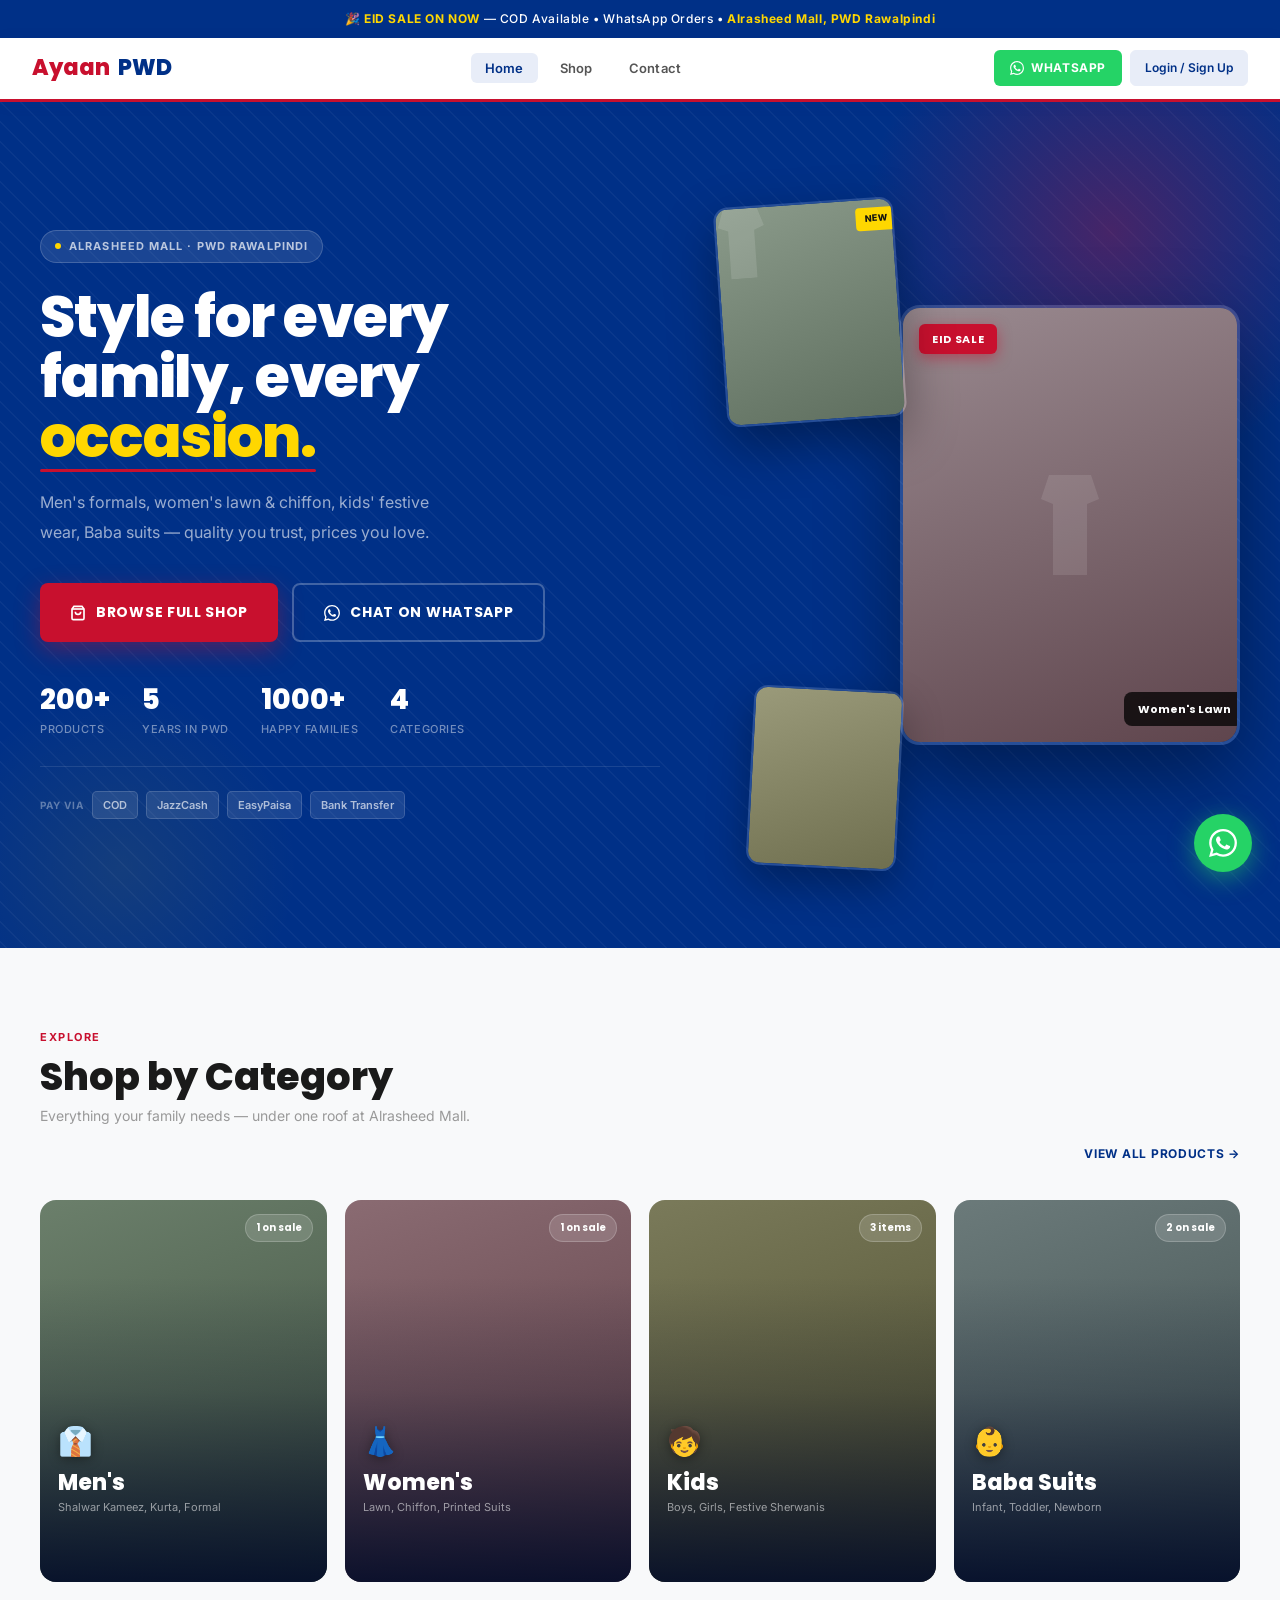
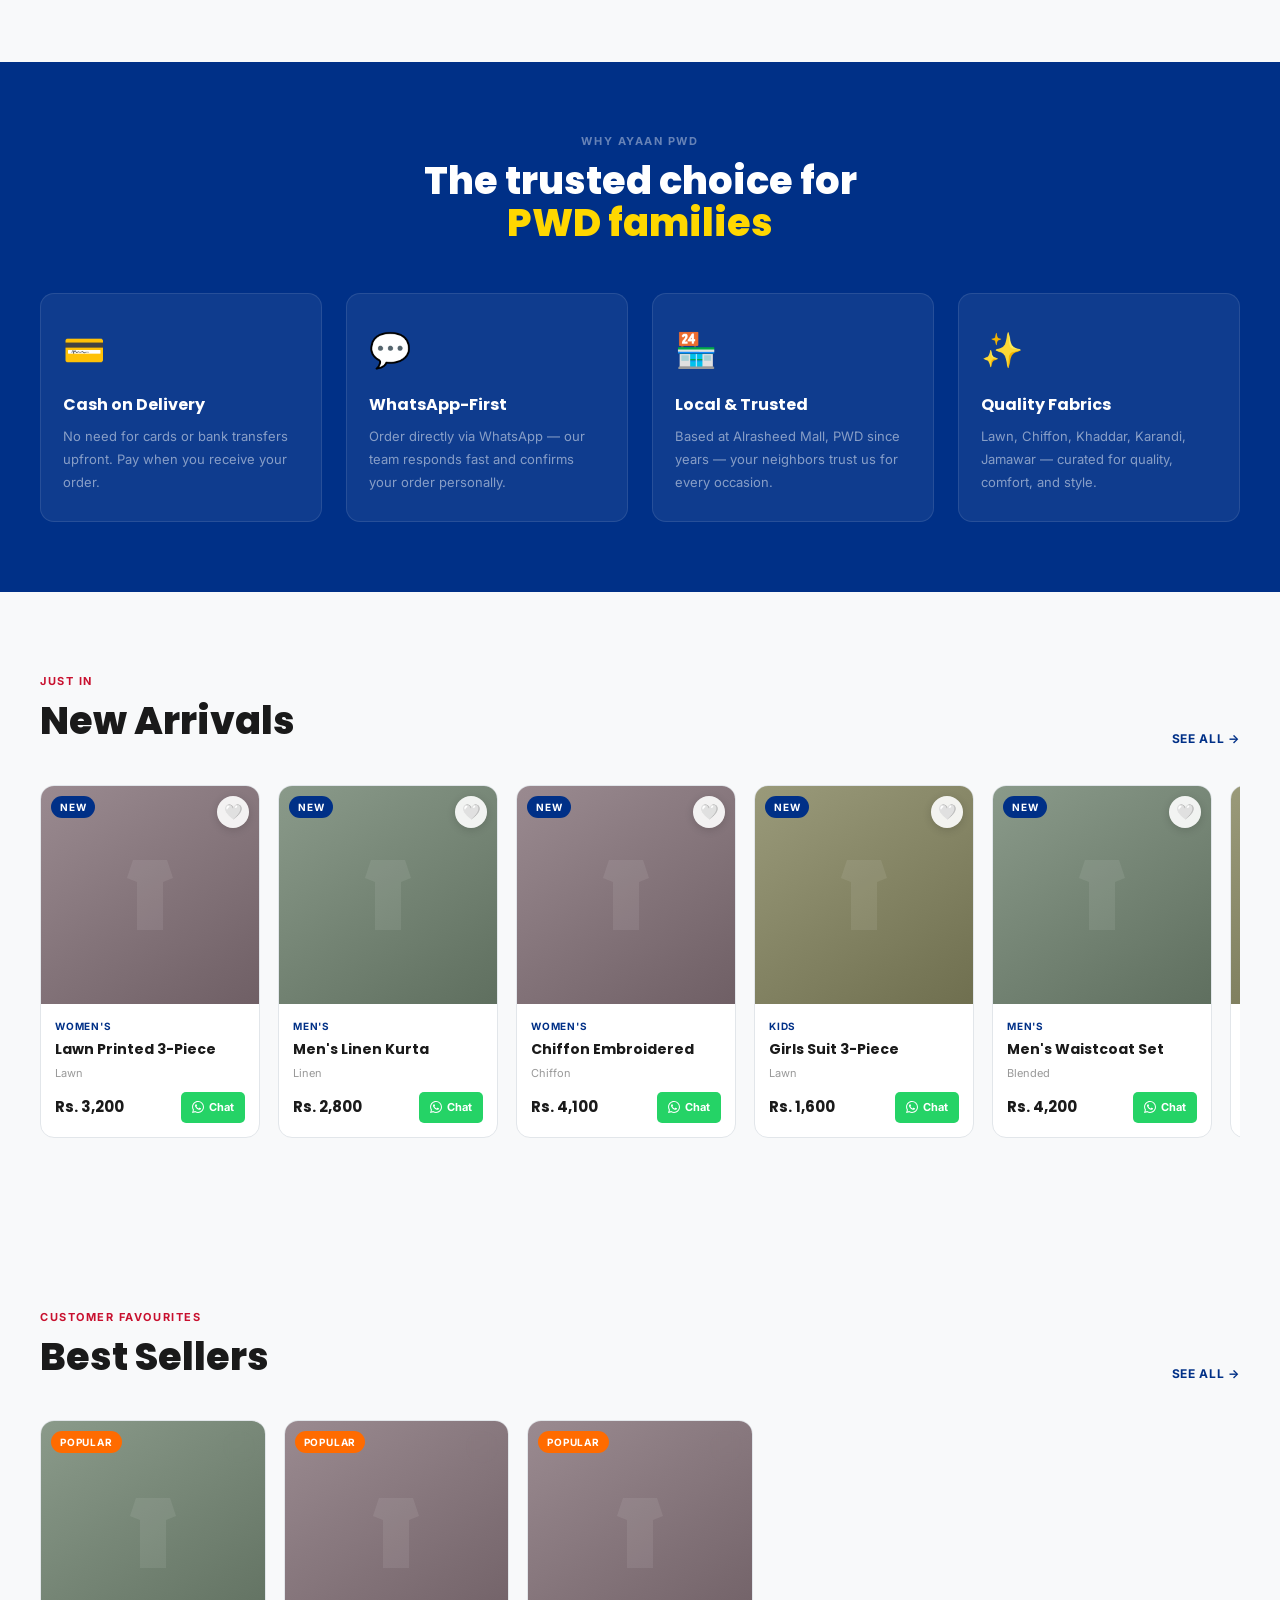
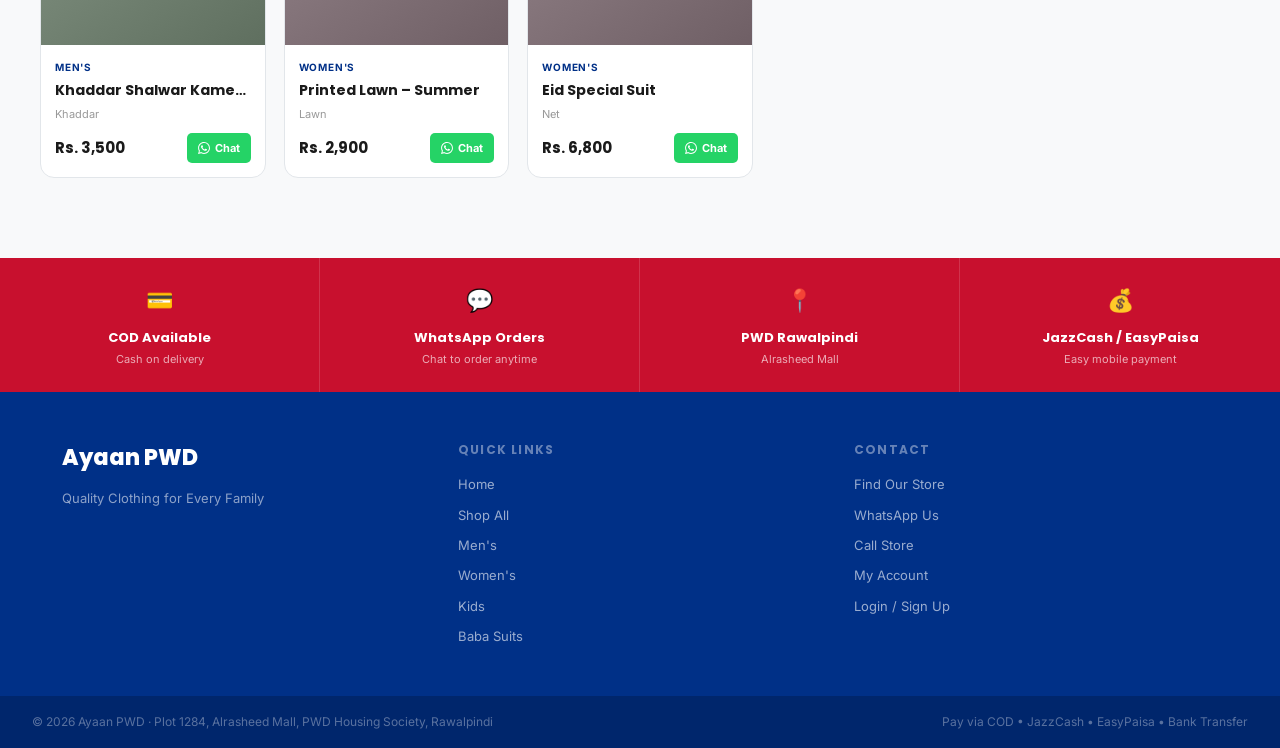
<file: index.html>
<!DOCTYPE html>
<html lang="en">
<head>
<meta charset="UTF-8"/><meta name="viewport" content="width=device-width,initial-scale=1.0"/>
<title>Ayaan PWD — Quality Clothing in Rawalpindi</title>
<meta name="description" content="Ayaan PWD — Men's, Women's, Kids & Baba Suits at Alrasheed Mall PWD Rawalpindi. Shop online, order on WhatsApp."/>
<link rel="stylesheet" href="assets/style.css"/>
<style>
/* ── HERO ── */
.hero{position:relative;min-height:94vh;display:flex;align-items:stretch;overflow:hidden;background:var(--blue)}
.hero-bg-pattern{position:absolute;inset:0;opacity:.04;background-image:repeating-linear-gradient(45deg,#fff 0,#fff 1px,transparent 0,transparent 50%);background-size:20px 20px}
.hero-glow{position:absolute;top:-120px;right:-80px;width:500px;height:500px;border-radius:50%;background:radial-gradient(circle,rgba(200,16,46,.35) 0%,transparent 70%);pointer-events:none}
.hero-glow2{position:absolute;bottom:-100px;left:-60px;width:360px;height:360px;border-radius:50%;background:radial-gradient(circle,rgba(255,215,0,.08) 0%,transparent 70%);pointer-events:none}
.hero-inner{position:relative;z-index:2;display:grid;grid-template-columns:1fr 520px;width:100%;max-width:1320px;margin:0 auto;padding:0 40px}
.hero-left{display:flex;flex-direction:column;justify-content:center;padding:80px 60px 80px 0}
.hero-eyebrow{display:inline-flex;align-items:center;gap:8px;background:rgba(255,255,255,.1);border:1px solid rgba(255,255,255,.18);border-radius:24px;padding:6px 14px;font-size:11px;font-weight:700;color:rgba(255,255,255,.7);letter-spacing:.1em;text-transform:uppercase;margin-bottom:24px;width:fit-content}
.hero-eyebrow-dot{width:6px;height:6px;border-radius:50%;background:#ffd700;animation:pulse 2s infinite}
@keyframes pulse{0%,100%{opacity:1;transform:scale(1)}50%{opacity:.5;transform:scale(1.4)}}
.hero-h1{font-family:var(--ff-head);font-size:clamp(40px,4.5vw,68px);font-weight:800;color:#fff;line-height:1.05;margin-bottom:20px;letter-spacing:-.02em}
.hero-h1 .accent{color:#ffd700;position:relative;display:inline-block}
.hero-h1 .accent::after{content:'';position:absolute;bottom:-4px;left:0;width:100%;height:3px;background:var(--red);border-radius:2px}
.hero-sub{font-size:16px;color:rgba(255,255,255,.6);line-height:1.85;max-width:420px;margin-bottom:36px}
.hero-ctas{display:flex;gap:14px;flex-wrap:wrap;margin-bottom:44px}
.hero-cta-main{display:inline-flex;align-items:center;gap:10px;background:var(--red);color:#fff;padding:16px 30px;border-radius:8px;font-family:var(--ff-head);font-size:14px;font-weight:700;letter-spacing:.05em;text-transform:uppercase;transition:all .25s;box-shadow:0 8px 24px rgba(200,16,46,.4)}
.hero-cta-main:hover{background:#a00c24;transform:translateY(-2px);box-shadow:0 12px 32px rgba(200,16,46,.5)}
.hero-cta-sec{display:inline-flex;align-items:center;gap:10px;background:transparent;color:#fff;padding:16px 30px;border-radius:8px;font-family:var(--ff-head);font-size:14px;font-weight:700;letter-spacing:.05em;text-transform:uppercase;border:2px solid rgba(255,255,255,.25);transition:all .25s}
.hero-cta-sec:hover{background:rgba(255,255,255,.1);border-color:rgba(255,255,255,.5)}
.hero-stats{display:flex;gap:32px;flex-wrap:wrap}
.hstat{text-align:left}
.hstat-num{font-family:var(--ff-head);font-size:28px;font-weight:800;color:#fff;line-height:1}
.hstat-lbl{font-size:11px;color:rgba(255,255,255,.45);margin-top:3px;font-weight:500;letter-spacing:.05em;text-transform:uppercase}
.hero-pay{display:flex;align-items:center;gap:8px;flex-wrap:wrap;margin-top:28px;padding-top:24px;border-top:1px solid rgba(255,255,255,.1)}
.pay-lbl{font-size:10px;font-weight:700;color:rgba(255,255,255,.35);letter-spacing:.1em;text-transform:uppercase}
.pay-chip{background:rgba(255,255,255,.1);border:1px solid rgba(255,255,255,.15);border-radius:5px;padding:4px 10px;font-size:11px;font-weight:600;color:rgba(255,255,255,.65)}

/* HERO RIGHT — product showcase */
.hero-right{position:relative;display:flex;align-items:center;justify-content:center;padding:40px 0}
.hero-showcase{position:relative;width:100%;height:100%;min-height:560px}
.hsc-main{position:absolute;right:0;top:50%;transform:translateY(-50%);width:340px;height:440px;border-radius:20px;overflow:hidden;box-shadow:0 30px 80px rgba(0,0,0,.4);border:3px solid rgba(255,255,255,.15)}
.hsc-main-bg{width:100%;height:100%;background:linear-gradient(160deg,#9a8a90,#5f454d);display:flex;align-items:center;justify-content:center}
.hsc-float1{position:absolute;left:0;top:60px;width:180px;height:220px;border-radius:14px;overflow:hidden;box-shadow:0 20px 50px rgba(0,0,0,.35);border:2px solid rgba(255,255,255,.15);transform:rotate(-4deg)}
.hsc-float1-bg{width:100%;height:100%;background:linear-gradient(160deg,#8a9a8a,#5f6f5f)}
.hsc-float2{position:absolute;left:30px;bottom:40px;width:150px;height:180px;border-radius:14px;overflow:hidden;box-shadow:0 16px 40px rgba(0,0,0,.3);border:2px solid rgba(255,255,255,.15);transform:rotate(3deg)}
.hsc-float2-bg{width:100%;height:100%;background:linear-gradient(160deg,#9a9a7a,#6f6f4f)}
.hsc-badge{position:absolute;top:16px;left:16px;background:var(--red);color:#fff;font-size:11px;font-weight:700;padding:6px 13px;border-radius:6px;letter-spacing:.06em;text-transform:uppercase;font-family:var(--ff-head);box-shadow:0 4px 14px rgba(200,16,46,.5)}
.hsc-badge2{position:absolute;bottom:16px;right:-8px;background:rgba(0,0,0,.75);backdrop-filter:blur(8px);color:#fff;font-size:11px;font-weight:700;padding:8px 14px;border-radius:8px;font-family:var(--ff-head)}
.hsc-new-badge{position:absolute;top:8px;right:-6px;background:#ffd700;color:#111;font-size:9px;font-weight:800;padding:4px 9px;border-radius:4px;letter-spacing:.08em;text-transform:uppercase}

/* FLOATING WA BUTTON */
.wa-float{position:fixed;bottom:28px;right:28px;z-index:400;width:58px;height:58px;border-radius:50%;background:#25D366;display:flex;align-items:center;justify-content:center;box-shadow:0 6px 24px rgba(37,211,102,.5);transition:all .25s;animation:waBounce 2.5s ease-in-out infinite}
.wa-float:hover{transform:scale(1.12);box-shadow:0 10px 32px rgba(37,211,102,.6)}
@keyframes waBounce{0%,100%{transform:translateY(0)}50%{transform:translateY(-6px)}}
.wa-float svg{width:28px;height:28px}
.wa-float-label{position:absolute;right:68px;background:#111;color:#fff;font-size:12px;font-weight:700;padding:6px 12px;border-radius:6px;white-space:nowrap;opacity:0;pointer-events:none;transition:opacity .2s;font-family:var(--ff-head)}
.wa-float-label::after{content:'';position:absolute;right:-6px;top:50%;transform:translateY(-50%);border:6px solid transparent;border-left-color:#111}
.wa-float:hover .wa-float-label{opacity:1}

/* CATEGORIES */
.cats-section{padding:80px 40px;max-width:1320px;margin:0 auto}
.sec-eyebrow{font-size:11px;font-weight:700;color:var(--red);letter-spacing:.14em;text-transform:uppercase;margin-bottom:10px}
.sec-h{font-family:var(--ff-head);font-size:clamp(26px,3vw,40px);font-weight:800;color:var(--ink);line-height:1.1;margin-bottom:6px}
.sec-sub{font-size:14px;color:var(--ink-3);max-width:500px;margin-bottom:36px;line-height:1.7}
.cats-grid{display:grid;grid-template-columns:repeat(4,1fr);gap:18px}
.cat-card{position:relative;border-radius:16px;overflow:hidden;cursor:pointer;aspect-ratio:3/4;transition:transform .35s cubic-bezier(.34,1.56,.64,1),box-shadow .35s}
.cat-card:hover{transform:translateY(-8px) scale(1.01);box-shadow:0 24px 60px rgba(0,48,135,.22)}
.cat-card-bg{position:absolute;inset:0;transition:transform .5s}
.cat-card:hover .cat-card-bg{transform:scale(1.06)}
.cat-bg-men{background:linear-gradient(160deg,#6b7f6b,#3d4d3d)}
.cat-bg-women{background:linear-gradient(160deg,#8a6b72,#5a3b42)}
.cat-bg-kids{background:linear-gradient(160deg,#7a7a5a,#4a4a2a)}
.cat-bg-baba{background:linear-gradient(160deg,#6b7a7a,#3b4a4a)}
.cat-overlay{position:absolute;inset:0;background:linear-gradient(to top,rgba(0,10,40,.88) 0%,rgba(0,10,40,.2) 50%,transparent 80%);display:flex;flex-direction:column;justify-content:flex-end;padding:22px 18px;transition:all .3s}
.cat-prod-badge{position:absolute;top:14px;right:14px;background:rgba(255,255,255,.15);backdrop-filter:blur(8px);border:1px solid rgba(255,255,255,.2);color:#fff;font-size:10px;font-weight:700;padding:5px 10px;border-radius:20px;font-family:var(--ff-head)}
.cat-icon{font-size:28px;margin-bottom:8px;filter:drop-shadow(0 2px 6px rgba(0,0,0,.4))}
.cat-name{font-family:var(--ff-head);font-size:22px;font-weight:800;color:#fff;line-height:1}
.cat-desc{font-size:11px;color:rgba(255,255,255,.55);margin-top:4px}
.cat-arrow{display:inline-flex;align-items:center;gap:6px;background:var(--red);color:#fff;font-size:11px;font-weight:700;padding:7px 14px;border-radius:6px;margin-top:12px;font-family:var(--ff-head);opacity:0;transform:translateY(8px);transition:all .3s;letter-spacing:.05em;text-transform:uppercase;width:fit-content}
.cat-card:hover .cat-arrow{opacity:1;transform:translateY(0)}

/* WHY US */
.why-section{background:var(--blue);padding:70px 40px}
.why-inner{max-width:1320px;margin:0 auto}
.why-grid{display:grid;grid-template-columns:repeat(4,1fr);gap:24px;margin-top:48px}
.why-card{background:rgba(255,255,255,.06);border:1px solid rgba(255,255,255,.1);border-radius:14px;padding:28px 22px;transition:all .3s;cursor:default}
.why-card:hover{background:rgba(255,255,255,.1);transform:translateY(-4px)}
.why-icon{font-size:34px;margin-bottom:14px;display:block}
.why-title{font-family:var(--ff-head);font-size:16px;font-weight:700;color:#fff;margin-bottom:7px}
.why-desc{font-size:13px;color:rgba(255,255,255,.5);line-height:1.75}

/* ARRIVALS */
.arrivals-section{padding:80px 40px;max-width:1320px;margin:0 auto}
.arrivals-scroll{display:flex;gap:18px;overflow-x:auto;padding-bottom:10px;scroll-snap-type:x mandatory;-webkit-overflow-scrolling:touch}
.arrivals-scroll::-webkit-scrollbar{height:4px}
.arrivals-scroll::-webkit-scrollbar-track{background:var(--border);border-radius:2px}
.arrivals-scroll::-webkit-scrollbar-thumb{background:var(--red);border-radius:2px}

/* PRODUCT CARD v2 */
.pcard2{background:var(--white);border-radius:14px;border:1px solid var(--border);overflow:hidden;cursor:pointer;transition:all .3s;min-width:220px;scroll-snap-align:start;position:relative}
.pcard2:hover{box-shadow:0 16px 48px rgba(0,48,135,.14);transform:translateY(-4px)}
.pcard2-img{position:relative;aspect-ratio:1/1;overflow:hidden}
.pcard2-img-bg{width:100%;height:100%;display:flex;align-items:center;justify-content:center;transition:transform .4s}
.pcard2:hover .pcard2-img-bg{transform:scale(1.05)}
.pcard2-img img{position:absolute;inset:0;width:100%;height:100%;object-fit:cover}
.pcard2-wish{position:absolute;top:10px;right:10px;width:32px;height:32px;border-radius:50%;background:rgba(255,255,255,.9);backdrop-filter:blur(4px);display:flex;align-items:center;justify-content:center;font-size:15px;cursor:pointer;z-index:2;transition:all .2s;border:none;box-shadow:0 2px 8px rgba(0,0,0,.15)}
.pcard2-wish:hover{transform:scale(1.15)}
.pcard2-wish.active{background:var(--red-lt)}
.pcard2-badges{position:absolute;top:10px;left:10px;display:flex;flex-direction:column;gap:4px;z-index:2}
.pcard2-body{padding:14px}
.pcard2-cat{font-size:10px;font-weight:700;color:var(--blue);letter-spacing:.08em;text-transform:uppercase;margin-bottom:4px}
.pcard2-name{font-family:var(--ff-head);font-weight:700;font-size:14px;white-space:nowrap;overflow:hidden;text-overflow:ellipsis;margin-bottom:3px}
.pcard2-fabric{font-size:11px;color:var(--ink-3);margin-bottom:10px}
.pcard2-foot{display:flex;align-items:center;justify-content:space-between;gap:8px}
.pcard2-price{font-family:var(--ff-head)}

/* BEST SELLERS GRID */
.best-section{background:var(--bg);padding:80px 40px}
.best-inner{max-width:1320px;margin:0 auto}
.best-grid{display:grid;grid-template-columns:repeat(auto-fill,minmax(220px,1fr));gap:18px;margin-top:36px}

/* RECENTLY VIEWED */
.recent-section{padding:60px 40px;max-width:1320px;margin:0 auto}
.recent-grid{display:flex;gap:16px;overflow-x:auto;scroll-snap-type:x mandatory;padding-bottom:8px}

/* PROMO BANNER */
.promo-banner{background:linear-gradient(135deg,var(--red) 0%,#8a0020 100%);padding:52px 40px;text-align:center;position:relative;overflow:hidden}
.promo-banner::before{content:'';position:absolute;inset:0;background-image:repeating-linear-gradient(45deg,rgba(255,255,255,.03) 0,rgba(255,255,255,.03) 1px,transparent 0,transparent 50%);background-size:18px 18px}
.promo-banner-inner{position:relative;z-index:1;max-width:700px;margin:0 auto}
.promo-h{font-family:var(--ff-head);font-size:clamp(28px,4vw,50px);font-weight:800;color:#fff;line-height:1.05;margin-bottom:12px}
.promo-sub{font-size:15px;color:rgba(255,255,255,.7);margin-bottom:28px}
.promo-btns{display:flex;gap:14px;justify-content:center;flex-wrap:wrap}
.promo-btn-main{background:#fff;color:var(--red);font-family:var(--ff-head);font-size:13px;font-weight:800;padding:14px 28px;border-radius:7px;letter-spacing:.06em;text-transform:uppercase;transition:all .2s}
.promo-btn-main:hover{background:#ffe8ec;transform:translateY(-2px)}
.promo-btn-sec{background:transparent;color:#fff;border:2px solid rgba(255,255,255,.4);font-family:var(--ff-head);font-size:13px;font-weight:700;padding:14px 28px;border-radius:7px;letter-spacing:.06em;text-transform:uppercase;transition:all .2s}
.promo-btn-sec:hover{border-color:#fff;background:rgba(255,255,255,.1)}

/* ANIMATIONS */
@keyframes fadeUp{from{opacity:0;transform:translateY(24px)}to{opacity:1;transform:translateY(0)}}
@keyframes fadeIn{from{opacity:0}to{opacity:1}}
.fade-up{opacity:0;animation:fadeUp .6s ease forwards}
.delay-1{animation-delay:.1s}.delay-2{animation-delay:.2s}.delay-3{animation-delay:.35s}.delay-4{animation-delay:.5s}.delay-5{animation-delay:.65s}

/* SECTION HEADER */
.sec-header{display:flex;align-items:flex-end;justify-content:space-between;margin-bottom:36px;flex-wrap:wrap;gap:12px}
.sec-header-left{}
.sec-view-all{font-size:12px;font-weight:700;color:var(--blue);letter-spacing:.06em;text-transform:uppercase;display:flex;align-items:center;gap:5px;transition:color .2s}
.sec-view-all:hover{color:var(--red)}

/* COUNTER */
.count-up{display:inline-block}

@media(max-width:1100px){.hero-right{display:none}.hero-inner{grid-template-columns:1fr}.cats-grid{grid-template-columns:repeat(2,1fr)}.why-grid{grid-template-columns:repeat(2,1fr)}}
@media(max-width:700px){.hero-left{padding:52px 0}.cats-section,.arrivals-section,.recent-section{padding:52px 18px}.best-section{padding:52px 18px}.why-section{padding:52px 18px}.promo-banner{padding:44px 18px}.stats-row{gap:20px}}
</style>
</head>
<body>
<div id="nav-ph"></div>

<!-- HERO -->
<section class="hero">
  <div class="hero-bg-pattern"></div>
  <div class="hero-glow"></div>
  <div class="hero-glow2"></div>
  <div class="hero-inner">
    <div class="hero-left">
      <div class="hero-eyebrow fade-up delay-1"><span class="hero-eyebrow-dot"></span>Alrasheed Mall · PWD Rawalpindi</div>
      <h1 class="hero-h1 fade-up delay-2">Style for every<br/>family, every<br/><span class="accent">occasion.</span></h1>
      <p class="hero-sub fade-up delay-3">Men's formals, women's lawn & chiffon, kids' festive wear, Baba suits — quality you trust, prices you love.</p>
      <div class="hero-ctas fade-up delay-4">
        <a href="catalog.html" class="hero-cta-main">
          <svg width="16" height="16" viewBox="0 0 24 24" fill="none" stroke="currentColor" stroke-width="2.5"><path d="M6 2L3 6v14a2 2 0 002 2h14a2 2 0 002-2V6l-3-4z"/><line x1="3" y1="6" x2="21" y2="6"/><path d="M16 10a4 4 0 01-8 0"/></svg>
          Browse Full Shop
        </a>
        <a id="hero-wa-btn" href="#" target="_blank" class="hero-cta-sec">
          <svg width="16" height="16" viewBox="0 0 24 24" fill="currentColor"><path d="M17.472 14.382c-.297-.149-1.758-.867-2.03-.967-.273-.099-.471-.148-.67.15-.197.297-.767.966-.94 1.164-.173.199-.347.223-.644.075-.297-.15-1.255-.463-2.39-1.475-.883-.788-1.48-1.761-1.653-2.059-.173-.297-.018-.458.13-.606.134-.133.298-.347.446-.52.149-.174.198-.298.298-.497.099-.198.05-.371-.025-.52-.075-.149-.669-1.612-.916-2.207-.242-.579-.487-.5-.669-.51-.173-.008-.371-.01-.57-.01-.198 0-.52.074-.792.372-.272.297-1.04 1.016-1.04 2.479 0 1.462 1.065 2.875 1.213 3.074.149.198 2.096 3.2 5.077 4.487.709.306 1.262.489 1.694.625.712.227 1.36.195 1.871.118.571-.085 1.758-.719 2.006-1.413.248-.694.248-1.289.173-1.413-.074-.124-.272-.198-.57-.347m-5.421 7.403h-.004a9.87 9.87 0 01-5.031-1.378l-.361-.214-3.741.982.998-3.648-.235-.374a9.86 9.86 0 01-1.51-5.26c.001-5.45 4.436-9.884 9.888-9.884 2.64 0 5.122 1.03 6.988 2.898a9.825 9.825 0 012.893 6.994c-.003 5.45-4.437 9.884-9.885 9.884m8.413-18.297A11.815 11.815 0 0012.05 0C5.495 0 .16 5.335.157 11.892c0 2.096.547 4.142 1.588 5.945L.057 24l6.305-1.654a11.882 11.882 0 005.683 1.448h.005c6.554 0 11.89-5.335 11.893-11.893a11.821 11.821 0 00-3.48-8.413z"/></svg>
          Chat on WhatsApp
        </a>
      </div>
      <div class="hero-stats fade-up delay-5">
        <div class="hstat"><div class="hstat-num count-up" data-target="200">0</div><div class="hstat-lbl">Products</div></div>
        <div class="hstat"><div class="hstat-num count-up" data-target="5">0</div><div class="hstat-lbl">Years in PWD</div></div>
        <div class="hstat"><div class="hstat-num count-up" data-target="1000">0</div><div class="hstat-lbl">Happy Families</div></div>
        <div class="hstat"><div class="hstat-num count-up" data-target="4">0</div><div class="hstat-lbl">Categories</div></div>
      </div>
      <div class="hero-pay fade-up delay-5">
        <span class="pay-lbl">Pay via</span>
        <span class="pay-chip">COD</span><span class="pay-chip">JazzCash</span><span class="pay-chip">EasyPaisa</span><span class="pay-chip">Bank Transfer</span>
      </div>
    </div>
    <div class="hero-right">
      <div class="hero-showcase">
        <div class="hsc-main"><div class="hsc-main-bg"><svg style="opacity:.1;width:70px;height:100px" viewBox="0 0 70 100" fill="none"><path d="M14 0L56 0L64 24L52 29L52 100L18 100L18 29L6 24Z" fill="#fff"/></svg></div><span class="hsc-badge">EID Sale</span><span class="hsc-badge2">Women's Lawn</span></div>
        <div class="hsc-float1"><div class="hsc-float1-bg"><svg style="opacity:.12;width:50px;height:70px" viewBox="0 0 50 70" fill="none"><path d="M8 0L42 0L48 18L38 22L38 70L12 70L12 22L2 18Z" fill="#fff"/></svg></div><span class="hsc-new-badge">New</span></div>
        <div class="hsc-float2"><div class="hsc-float2-bg"></div></div>
      </div>
    </div>
  </div>
</section>

<!-- CATEGORIES -->
<section class="cats-section">
  <div class="sec-eyebrow">Explore</div>
  <div class="sec-header">
    <div>
      <h2 class="sec-h">Shop by Category</h2>
      <p class="sec-sub">Everything your family needs — under one roof at Alrasheed Mall.</p>
    </div>
    <a href="catalog.html" class="sec-view-all">View All Products →</a>
  </div>
  <div class="cats-grid" id="cats-grid"></div>
</section>

<!-- WHY US -->
<section class="why-section">
  <div class="why-inner">
    <div style="text-align:center">
      <div class="sec-eyebrow" style="color:rgba(255,255,255,.4);justify-content:center;display:flex">Why Ayaan PWD</div>
      <h2 class="sec-h" style="color:#fff;text-align:center;margin-top:8px">The trusted choice for<br/><span style="color:#ffd700">PWD families</span></h2>
    </div>
    <div class="why-grid">
      <div class="why-card"><span class="why-icon">💳</span><div class="why-title">Cash on Delivery</div><div class="why-desc">No need for cards or bank transfers upfront. Pay when you receive your order.</div></div>
      <div class="why-card"><span class="why-icon">💬</span><div class="why-title">WhatsApp-First</div><div class="why-desc">Order directly via WhatsApp — our team responds fast and confirms your order personally.</div></div>
      <div class="why-card"><span class="why-icon">🏪</span><div class="why-title">Local & Trusted</div><div class="why-desc">Based at Alrasheed Mall, PWD since years — your neighbors trust us for every occasion.</div></div>
      <div class="why-card"><span class="why-icon">✨</span><div class="why-title">Quality Fabrics</div><div class="why-desc">Lawn, Chiffon, Khaddar, Karandi, Jamawar — curated for quality, comfort, and style.</div></div>
    </div>
  </div>
</section>

<!-- NEW ARRIVALS -->
<section class="arrivals-section">
  <div class="sec-header">
    <div>
      <div class="sec-eyebrow">Just In</div>
      <h2 class="sec-h">New Arrivals</h2>
    </div>
    <a href="catalog.html?deal=new" class="sec-view-all">See All →</a>
  </div>
  <div class="arrivals-scroll" id="arrivals-scroll"></div>
</section>

<!-- PROMO BANNER -->
<div class="promo-banner" id="promo-banner" style="display:none">
  <div class="promo-banner-inner">
    <div class="promo-h" id="promo-text">EID SALE ON NOW</div>
    <p class="promo-sub">Limited time offer — grab your family's outfits before stock runs out!</p>
    <div class="promo-btns">
      <a href="catalog.html?deal=sale" class="promo-btn-main">Shop Sale Items</a>
      <a id="promo-wa-btn" href="#" target="_blank" class="promo-btn-sec">Order on WhatsApp</a>
    </div>
  </div>
</div>

<!-- BEST SELLERS -->
<section class="best-section">
  <div class="best-inner">
    <div class="sec-header">
      <div>
        <div class="sec-eyebrow">Customer Favourites</div>
        <h2 class="sec-h">Best Sellers</h2>
      </div>
      <a href="catalog.html?deal=hot" class="sec-view-all">See All →</a>
    </div>
    <div class="best-grid" id="best-grid"></div>
  </div>
</section>

<!-- RECENTLY VIEWED -->
<section class="recent-section" id="recent-section" style="display:none">
  <div class="sec-header">
    <div>
      <div class="sec-eyebrow">Your Browsing</div>
      <h2 class="sec-h">Recently Viewed</h2>
    </div>
    <a href="catalog.html" class="sec-view-all">Browse More →</a>
  </div>
  <div class="recent-grid" id="recent-grid"></div>
</section>

<div id="footer-ph"></div>

<!-- FLOATING WHATSAPP -->
<a id="wa-float-btn" href="#" target="_blank" class="wa-float" title="Chat on WhatsApp">
  <div class="wa-float-label">Chat with us!</div>
  <svg viewBox="0 0 24 24" fill="white"><path d="M17.472 14.382c-.297-.149-1.758-.867-2.03-.967-.273-.099-.471-.148-.67.15-.197.297-.767.966-.94 1.164-.173.199-.347.223-.644.075-.297-.15-1.255-.463-2.39-1.475-.883-.788-1.48-1.761-1.653-2.059-.173-.297-.018-.458.13-.606.134-.133.298-.347.446-.52.149-.174.198-.298.298-.497.099-.198.05-.371-.025-.52-.075-.149-.669-1.612-.916-2.207-.242-.579-.487-.5-.669-.51-.173-.008-.371-.01-.57-.01-.198 0-.52.074-.792.372-.272.297-1.04 1.016-1.04 2.479 0 1.462 1.065 2.875 1.213 3.074.149.198 2.096 3.2 5.077 4.487.709.306 1.262.489 1.694.625.712.227 1.36.195 1.871.118.571-.085 1.758-.719 2.006-1.413.248-.694.248-1.289.173-1.413-.074-.124-.272-.198-.57-.347m-5.421 7.403h-.004a9.87 9.87 0 01-5.031-1.378l-.361-.214-3.741.982.998-3.648-.235-.374a9.86 9.86 0 01-1.51-5.26c.001-5.45 4.436-9.884 9.888-9.884 2.64 0 5.122 1.03 6.988 2.898a9.825 9.825 0 012.893 6.994c-.003 5.45-4.437 9.884-9.885 9.884m8.413-18.297A11.815 11.815 0 0012.05 0C5.495 0 .16 5.335.157 11.892c0 2.096.547 4.142 1.588 5.945L.057 24l6.305-1.654a11.882 11.882 0 005.683 1.448h.005c6.554 0 11.89-5.335 11.893-11.893a11.821 11.821 0 00-3.48-8.413z"/></svg>
</a>

<script src="assets/app.js"></script>
<script>
document.getElementById('nav-ph').innerHTML = buildNav('Home');
document.getElementById('footer-ph').innerHTML = buildFooter();

// ★ Init all WA/call links from settings ★
const _waMsg = 'Assalam o Alaikum! I want to enquire about your products.';
document.getElementById('hero-wa-btn').href = waLink(_waMsg);
document.getElementById('wa-float-btn').href = waLink(_waMsg);
document.getElementById('wa-float-btn').innerHTML = `<div class="wa-float-label">Chat with us!</div><svg viewBox="0 0 24 24" fill="white"><path d="M17.472 14.382c-.297-.149-1.758-.867-2.03-.967-.273-.099-.471-.148-.67.15-.197.297-.767.966-.94 1.164-.173.199-.347.223-.644.075-.297-.15-1.255-.463-2.39-1.475-.883-.788-1.48-1.761-1.653-2.059-.173-.297-.018-.458.13-.606.134-.133.298-.347.446-.52.149-.174.198-.298.298-.497.099-.198.05-.371-.025-.52-.075-.149-.669-1.612-.916-2.207-.242-.579-.487-.5-.669-.51-.173-.008-.371-.01-.57-.01-.198 0-.52.074-.792.372-.272.297-1.04 1.016-1.04 2.479 0 1.462 1.065 2.875 1.213 3.074.149.198 2.096 3.2 5.077 4.487.709.306 1.262.489 1.694.625.712.227 1.36.195 1.871.118.571-.085 1.758-.719 2.006-1.413.248-.694.248-1.289.173-1.413-.074-.124-.272-.198-.57-.347m-5.421 7.403h-.004a9.87 9.87 0 01-5.031-1.378l-.361-.214-3.741.982.998-3.648-.235-.374a9.86 9.86 0 01-1.51-5.26c.001-5.45 4.436-9.884 9.888-9.884 2.64 0 5.122 1.03 6.988 2.898a9.825 9.825 0 012.893 6.994c-.003 5.45-4.437 9.884-9.885 9.884m8.413-18.297A11.815 11.815 0 0012.05 0C5.495 0 .16 5.335.157 11.892c0 2.096.547 4.142 1.588 5.945L.057 24l6.305-1.654a11.882 11.882 0 005.683 1.448h.005c6.554 0 11.89-5.335 11.893-11.893a11.821 11.821 0 00-3.48-8.413z"/></svg>`;

const s = SiteSettings.get();

// Promo banner
if(s.globalSaleOn && s.globalSaleBadge){
  document.getElementById('promo-banner').style.display='block';
  document.getElementById('promo-text').textContent=s.globalSaleBadge;
}
if(document.getElementById('promo-wa-btn')) document.getElementById('promo-wa-btn').href=waLink('Assalam o Alaikum! Tell me more about your sale offers.');

// Build product card
function mkCard(p){
  const wished = Wishlist.has(p.id);
  return `<div class="pcard2" onclick="goProduct(${p.id})">
    <div class="pcard2-img">
      <div class="pcard2-img-bg" style="background:${getCatGrad(p.cat)}">${p.img?`<img src="${p.img}" alt="${p.name}"/>`:'<svg style="opacity:.08;width:50px;height:70px" viewBox="0 0 50 70" fill="none"><path d="M8 0L42 0L48 18L38 22L38 70L12 70L12 22L2 18Z" fill="white"/></svg>'}</div>
      <div class="pcard2-badges">
        ${p.badge==='sale'?'<span class="badge badge-sale">Sale</span>':''}
        ${p.badge==='hot'?'<span class="badge badge-hot">Popular</span>':''}
        ${p.badge==='new'?'<span class="badge badge-new">New</span>':''}
        ${(p.stock||0)===0?'<span class="badge" style="background:#666">Sold Out</span>':''}
      </div>
      <button class="pcard2-wish ${wished?'active':''}" onclick="event.stopPropagation();toggleWish(this,${p.id})">${wished?'❤️':'🤍'}</button>
    </div>
    <div class="pcard2-body">
      <div class="pcard2-cat">${getCatLabel(p.cat)}</div>
      <div class="pcard2-name">${p.name}</div>
      <div class="pcard2-fabric">${p.fabric}</div>
      <div class="pcard2-foot">
        <div class="pcard2-price">${priceBadge(p)}</div>
        <a class="btn-wa-sm" href="${waLink('Assalam o Alaikum! Interested in: '+p.name)}" target="_blank" onclick="event.stopPropagation()">
          <svg width="12" height="12" viewBox="0 0 24 24" fill="currentColor"><path d="M17.472 14.382c-.297-.149-1.758-.867-2.03-.967-.273-.099-.471-.148-.67.15-.197.297-.767.966-.94 1.164-.173.199-.347.223-.644.075-.297-.15-1.255-.463-2.39-1.475-.883-.788-1.48-1.761-1.653-2.059-.173-.297-.018-.458.13-.606.134-.133.298-.347.446-.52.149-.174.198-.298.298-.497.099-.198.05-.371-.025-.52-.075-.149-.669-1.612-.916-2.207-.242-.579-.487-.5-.669-.51-.173-.008-.371-.01-.57-.01-.198 0-.52.074-.792.372-.272.297-1.04 1.016-1.04 2.479 0 1.462 1.065 2.875 1.213 3.074.149.198 2.096 3.2 5.077 4.487.709.306 1.262.489 1.694.625.712.227 1.36.195 1.871.118.571-.085 1.758-.719 2.006-1.413.248-.694.248-1.289.173-1.413-.074-.124-.272-.198-.57-.347m-5.421 7.403h-.004a9.87 9.87 0 01-5.031-1.378l-.361-.214-3.741.982.998-3.648-.235-.374a9.86 9.86 0 01-1.51-5.26c.001-5.45 4.436-9.884 9.888-9.884 2.64 0 5.122 1.03 6.988 2.898a9.825 9.825 0 012.893 6.994c-.003 5.45-4.437 9.884-9.885 9.884m8.413-18.297A11.815 11.815 0 0012.05 0C5.495 0 .16 5.335.157 11.892c0 2.096.547 4.142 1.588 5.945L.057 24l6.305-1.654a11.882 11.882 0 005.683 1.448h.005c6.554 0 11.89-5.335 11.893-11.893a11.821 11.821 0 00-3.48-8.413z"/></svg>Chat
        </a>
      </div>
    </div>
  </div>`;
}

function goProduct(id){ location.href='catalog.html?pid='+id; }

function toggleWish(btn, id){
  if(!Session.isCustomer()){ showToast('Please login to save items.','error'); setTimeout(()=>location.href='login.html',1100); return; }
  const added = Wishlist.toggle(id);
  btn.textContent = added ? '❤️' : '🤍';
  btn.classList.toggle('active', added);
  showToast(added ? 'Added to Wishlist ❤️' : 'Removed from Wishlist', added?'success':'');
  document.getElementById('nav-ph').innerHTML = buildNav('Home');
}

// Categories
const cats = Categories.getVisible();
const prods = Products.getVisible();
document.getElementById('cats-grid').innerHTML = cats.map(c=>{
  const cnt = prods.filter(p=>p.cat===c.id).length;
  const saleCnt = prods.filter(p=>p.cat===c.id&&p.oldPrice).length;
  return `<div class="cat-card" onclick="location.href='catalog.html?cat=${c.id}'">
    <div class="cat-card-bg cat-bg-${c.id}" style="position:absolute;inset:0"></div>
    <div class="cat-overlay">
      ${saleCnt>0?`<div class="cat-prod-badge">${saleCnt} on sale</div>`:`<div class="cat-prod-badge">${cnt} items</div>`}
      <div class="cat-icon">${c.icon||'👔'}</div>
      <div class="cat-name">${c.label}</div>
      <div class="cat-desc">${c.desc||''}</div>
      <div class="cat-arrow">Shop Now →</div>
    </div>
  </div>`;
}).join('');

// New arrivals
const newProds = prods.filter(p=>p.badge==='new').slice(0,8);
document.getElementById('arrivals-scroll').innerHTML = newProds.map(mkCard).join('');

// Best sellers — use featured products if set, otherwise hot badge
const feat = s.featuredProductIds||[];
const bestProds = feat.length ? feat.map(id=>Products.getById(id)).filter(Boolean) : prods.filter(p=>p.badge==='hot').slice(0,8);
document.getElementById('best-grid').innerHTML = bestProds.map(mkCard).join('');

// Recently viewed
if(Session.isCustomer()){
  const rv = RecentlyViewed.get().map(id=>Products.getById(id)).filter(Boolean).slice(0,6);
  if(rv.length){
    document.getElementById('recent-section').style.display='block';
    document.getElementById('recent-grid').innerHTML = rv.map(p=>`<div class="pcard2" style="min-width:200px;scroll-snap-align:start" onclick="goProduct(${p.id})">${mkCard(p).replace('<div class="pcard2"','<div')}</div>`).join('');
    // simpler mini cards
    document.getElementById('recent-grid').innerHTML = rv.map(p=>`
      <div style="min-width:185px;scroll-snap-align:start;background:var(--white);border:1px solid var(--border);border-radius:12px;overflow:hidden;cursor:pointer;flex-shrink:0;transition:all .25s" onclick="goProduct(${p.id})" onmouseover="this.style.transform='translateY(-4px)';this.style.boxShadow='0 12px 36px rgba(0,48,135,.12)'" onmouseout="this.style.transform='';this.style.boxShadow=''">
        <div style="height:140px;background:${getCatGrad(p.cat)};position:relative;overflow:hidden">${p.img?`<img src="${p.img}" style="width:100%;height:100%;object-fit:cover"/>`:''}
        </div>
        <div style="padding:10px 12px"><div style="font-weight:700;font-size:13px;white-space:nowrap;overflow:hidden;text-overflow:ellipsis">${p.name}</div><div style="font-size:12px;margin-top:4px">${priceBadge(p)}</div></div>
      </div>`).join('');
  }
}

// Counter animation
function animateCount(el, target){
  let cur=0; const dur=1800; const step=target/dur*16;
  const timer=setInterval(()=>{
    cur=Math.min(cur+step,target);
    el.textContent=Math.floor(cur)+(target>=100?'+':'');
    if(cur>=target)clearInterval(timer);
  },16);
}
const observer=new IntersectionObserver(entries=>{
  entries.forEach(e=>{if(e.isIntersecting){document.querySelectorAll('.count-up').forEach(el=>{animateCount(el,Number(el.dataset.target));});observer.disconnect();}});
},{threshold:.3});
const statsEl=document.querySelector('.hero-stats');
if(statsEl)observer.observe(statsEl);
else document.querySelectorAll('.count-up').forEach(el=>animateCount(el,Number(el.dataset.target)));
</script>
</body>
</html>
</file>
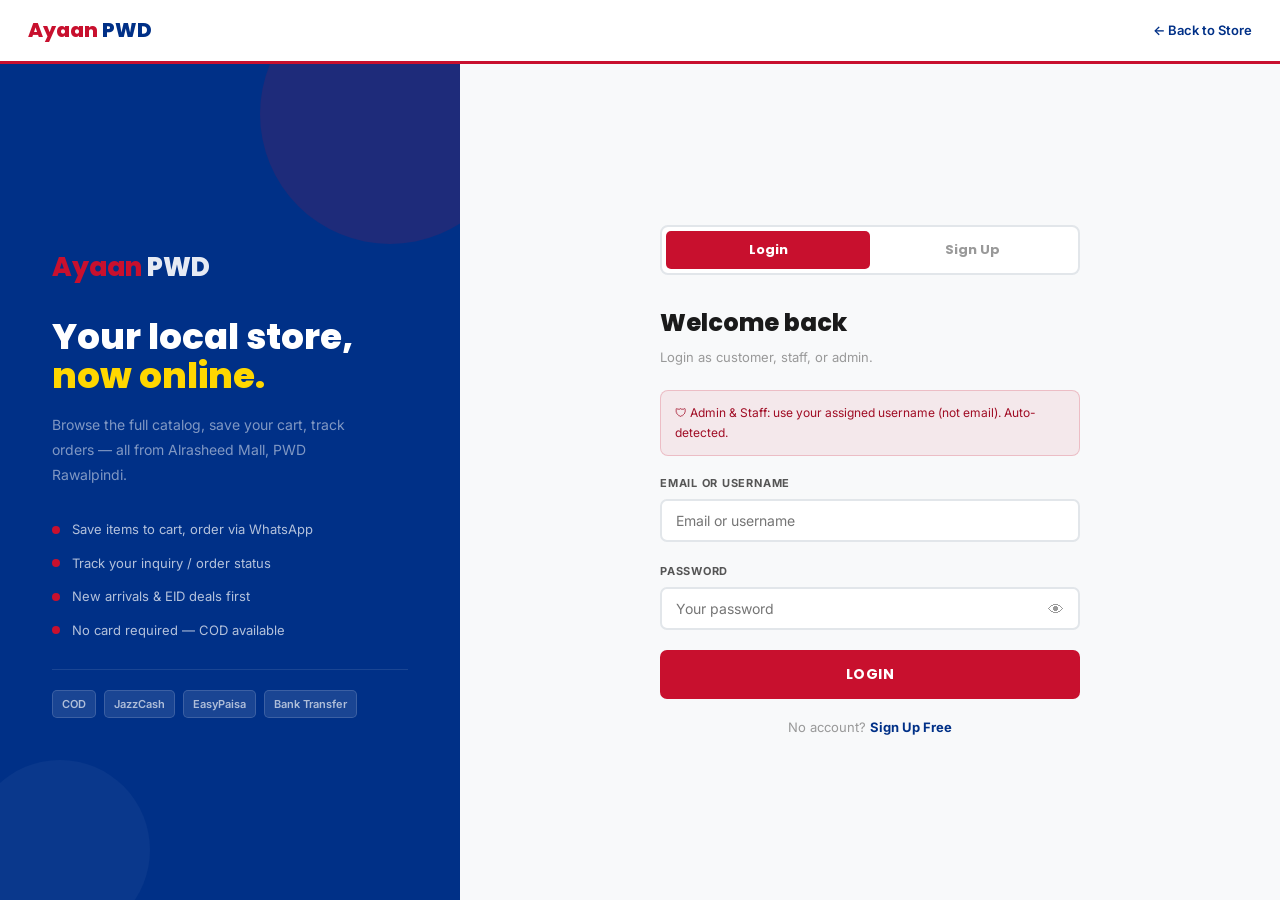
<file: account.html>
<!DOCTYPE html>
<html lang="en">
<head>
<meta charset="UTF-8"/><meta name="viewport" content="width=device-width,initial-scale=1.0"/>
<title>My Account — Ayaan PWD</title>
<meta name="description" content="Manage your Ayaan PWD account — cart, wishlist, orders and profile."/>
<meta name="robots" content="noindex"/>
<link rel="stylesheet" href="assets/style.css"/>
<style>
body{background:var(--bg)}
.acc-shell{max-width:1100px;margin:0 auto;padding:40px 32px;display:grid;grid-template-columns:220px 1fr;gap:24px;align-items:start}
.acc-sidebar{background:var(--white);border:1px solid var(--border);border-radius:12px;overflow:hidden;position:sticky;top:76px}
.acc-user-hd{background:var(--blue);padding:22px 18px;text-align:center}
.acc-avatar{width:58px;height:58px;border-radius:50%;background:var(--red);color:#fff;font-family:var(--ff-head);font-size:22px;font-weight:800;display:flex;align-items:center;justify-content:center;margin:0 auto 10px}
.acc-uname{font-family:var(--ff-head);font-weight:700;color:#fff;font-size:15px}
.acc-uemail{font-size:11px;color:rgba(255,255,255,.5);margin-top:2px}
.acc-nav{padding:10px}
.acc-link{display:flex;align-items:center;justify-content:space-between;padding:10px 12px;border-radius:7px;color:var(--ink-2);font-size:13px;font-weight:600;cursor:pointer;transition:all .2s;border:none;background:none;width:100%;text-align:left;font-family:var(--ff-head);margin-bottom:1px}
.acc-link:hover{background:var(--bg);color:var(--blue)}
.acc-link.active{background:var(--blue-lt);color:var(--blue)}
.acc-link-ico{margin-right:8px}
.acc-link-badge{background:var(--red);color:#fff;font-size:9px;font-weight:700;padding:2px 6px;border-radius:10px}

.acc-tab{display:none}.acc-tab.active{display:block}
.acc-tab-title{font-family:var(--ff-head);font-size:22px;font-weight:800;margin-bottom:20px;color:var(--ink)}

/* CART */
.cart-row{background:var(--white);border:1px solid var(--border);border-radius:10px;display:flex;align-items:center;gap:14px;padding:13px;margin-bottom:10px}
.cart-thumb{width:68px;height:68px;border-radius:8px;flex-shrink:0;overflow:hidden;position:relative}
.cart-thumb img,.cart-thumb-bg{position:absolute;inset:0;width:100%;height:100%;object-fit:cover}
.cart-info{flex:1;min-width:0}
.cart-name{font-family:var(--ff-head);font-weight:700;font-size:14px;margin-bottom:2px}
.cart-meta{font-size:12px;color:var(--ink-3)}
.qty-ctrl{display:flex;align-items:center;gap:7px}
.qty-btn{width:28px;height:28px;border:1.5px solid var(--border);border-radius:5px;background:var(--bg);cursor:pointer;font-size:16px;display:flex;align-items:center;justify-content:center;transition:all .2s;color:var(--ink);line-height:1}
.qty-btn:hover{border-color:var(--blue);color:var(--blue)}
.qty-num{font-weight:700;min-width:18px;text-align:center;font-size:14px}
.cart-price{font-weight:800;font-size:15px;min-width:78px;text-align:right;font-family:var(--ff-head)}
.cart-del{color:var(--ink-3);padding:5px;border-radius:5px;cursor:pointer;font-size:18px;border:none;background:none;transition:all .2s;line-height:1}
.cart-del:hover{color:var(--red);background:var(--red-lt)}

/* COUPON */
.coupon-row{display:flex;gap:10px;align-items:center;background:var(--bg);border:2px dashed var(--border);border-radius:8px;padding:12px 14px;margin-bottom:12px;transition:border-color .2s}
.coupon-row:focus-within{border-color:var(--blue)}
.coupon-row input{flex:1;border:none;outline:none;font-size:14px;background:none;font-family:var(--ff-body);text-transform:uppercase;letter-spacing:.06em}
.coupon-applied{background:var(--green-lt);border:2px solid var(--green);border-radius:8px;padding:10px 14px;font-size:13px;color:var(--green);font-weight:700;display:flex;align-items:center;justify-content:space-between;margin-bottom:12px}

/* ORDER SUMMARY */
.cart-summary-box{background:var(--white);border:1px solid var(--border);border-radius:12px;padding:22px;margin-top:14px}
.sum-row{display:flex;justify-content:space-between;font-size:14px;margin-bottom:10px;color:var(--ink-2)}
.sum-row.total{font-weight:800;font-size:17px;padding-top:12px;border-top:2px solid var(--red);margin-top:8px;color:var(--ink);font-family:var(--ff-head)}
.sum-row.discount{color:var(--green);font-weight:600}
.wa-preview-box{background:var(--bg);border:1px solid var(--border);border-radius:8px;padding:13px;font-size:12px;color:var(--ink-2);line-height:1.75;margin-top:12px;white-space:pre-wrap;font-family:monospace}
.wa-preview-label{font-size:10px;font-weight:700;text-transform:uppercase;letter-spacing:.08em;color:var(--ink-3);margin-bottom:6px;display:block}

/* ORDER TIMELINE */
.order-card{background:var(--white);border:1px solid var(--border);border-radius:12px;padding:20px;margin-bottom:14px}
.order-hd{display:flex;justify-content:space-between;align-items:flex-start;margin-bottom:14px;flex-wrap:wrap;gap:8px}
.order-id{font-family:var(--ff-head);font-weight:800;color:var(--blue);font-size:13px}
.order-items-text{font-size:13px;color:var(--ink-2);line-height:1.8;margin-bottom:14px}
.order-note{background:var(--blue-lt);border-radius:6px;padding:8px 12px;font-size:12px;color:var(--blue);margin-bottom:14px}

/* TIMELINE */
.timeline{display:flex;align-items:center;gap:0;margin-bottom:14px}
.tl-step{display:flex;flex-direction:column;align-items:center;flex:1;position:relative}
.tl-step:not(:last-child)::after{content:'';position:absolute;top:16px;left:50%;width:100%;height:2px;background:var(--border);z-index:0}
.tl-step.done:not(:last-child)::after{background:var(--green)}
.tl-dot{width:32px;height:32px;border-radius:50%;border:2px solid var(--border);background:var(--bg);display:flex;align-items:center;justify-content:center;font-size:14px;z-index:1;transition:all .3s}
.tl-step.done .tl-dot{background:var(--green);border-color:var(--green);color:#fff}
.tl-step.active .tl-dot{background:var(--blue);border-color:var(--blue);color:#fff;box-shadow:0 0 0 4px rgba(0,48,135,.15)}
.tl-lbl{font-size:10px;font-weight:700;color:var(--ink-3);margin-top:6px;text-transform:uppercase;letter-spacing:.06em;text-align:center}
.tl-step.done .tl-lbl,.tl-step.active .tl-lbl{color:var(--ink)}

.order-foot{display:flex;justify-content:space-between;align-items:center;flex-wrap:wrap;gap:8px;padding-top:12px;border-top:1px solid var(--border)}
.order-total-val{font-family:var(--ff-head);font-weight:800;font-size:16px}
.reorder-btn{display:flex;align-items:center;gap:6px;background:var(--blue-lt);color:var(--blue);border:none;border-radius:6px;padding:8px 14px;font-size:12px;font-weight:700;cursor:pointer;transition:all .2s;font-family:var(--ff-head)}
.reorder-btn:hover{background:var(--blue);color:#fff}

/* WISHLIST */
.wish-grid{display:grid;grid-template-columns:repeat(auto-fill,minmax(185px,1fr));gap:14px}
.wish-card{background:var(--white);border:1px solid var(--border);border-radius:10px;overflow:hidden;cursor:pointer;transition:all .25s;position:relative}
.wish-card:hover{box-shadow:0 10px 30px rgba(0,48,135,.12);transform:translateY(-3px)}
.wish-img{height:140px;position:relative;overflow:hidden}
.wish-remove{position:absolute;top:8px;right:8px;width:28px;height:28px;border-radius:50%;background:rgba(255,255,255,.9);display:flex;align-items:center;justify-content:center;font-size:14px;cursor:pointer;border:none;z-index:2;transition:all .2s}
.wish-remove:hover{background:var(--red);color:#fff}
.wish-body{padding:11px 12px}
.wish-name{font-weight:700;font-size:13px;white-space:nowrap;overflow:hidden;text-overflow:ellipsis;margin-bottom:4px}
.wish-price{font-size:13px}

/* PROFILE */
.profile-card{background:var(--white);border:1px solid var(--border);border-radius:12px;padding:26px;max-width:480px}

@media(max-width:860px){.acc-shell{grid-template-columns:1fr;padding:24px 16px}.acc-sidebar{position:static}}
</style>
</head>
<body>
<div id="nav-ph"></div>
<div class="page-hero" style="padding:34px 32px">
  <div class="page-hero-inner"><div class="page-hero-label">My Account</div><h1 id="acc-ph-name">Welcome</h1></div>
</div>

<div class="acc-shell">
  <aside class="acc-sidebar">
    <div class="acc-user-hd">
      <div class="acc-avatar" id="acc-av">?</div>
      <div class="acc-uname" id="acc-uname">—</div>
      <div class="acc-uemail" id="acc-uemail">—</div>
    </div>
    <div class="acc-nav">
      <button class="acc-link active" onclick="sw('cart',this)"><span class="acc-link-ico">🛒</span>Cart <span class="acc-link-badge" id="cart-ct-badge"></span></button>
      <button class="acc-link" onclick="sw('wishlist',this)"><span class="acc-link-ico">❤️</span>Wishlist <span class="acc-link-badge" id="wish-ct-badge" style="background:var(--red)"></span></button>
      <button class="acc-link" onclick="sw('orders',this)"><span class="acc-link-ico">📋</span>My Orders</button>
      <button class="acc-link" onclick="sw('profile',this)"><span class="acc-link-ico">👤</span>Profile</button>
      <hr class="divider"/>
      <button class="acc-link" onclick="doLogout()" style="color:var(--red)"><span class="acc-link-ico">🚪</span>Logout</button>
    </div>
  </aside>

  <div>
    <!-- CART TAB -->
    <div class="acc-tab active" id="tab-cart">
      <div class="acc-tab-title">Saved Cart</div>
      <div id="cart-content"></div>
    </div>

    <!-- WISHLIST TAB -->
    <div class="acc-tab" id="tab-wishlist">
      <div class="acc-tab-title">My Wishlist</div>
      <div id="wishlist-content"></div>
    </div>

    <!-- ORDERS TAB -->
    <div class="acc-tab" id="tab-orders">
      <div class="acc-tab-title">My Orders & Inquiries</div>
      <div id="orders-content"></div>
    </div>

    <!-- PROFILE TAB -->
    <div class="acc-tab" id="tab-profile">
      <div class="acc-tab-title">My Profile</div>
      <div class="profile-card">
        <div class="form-group"><label class="form-label">Full Name</label><input type="text" id="pr-name" class="form-input"/></div>
        <div class="form-group"><label class="form-label">Email</label><input type="email" id="pr-email" class="form-input" disabled style="background:var(--bg);color:var(--ink-3)"/></div>
        <div class="form-group"><label class="form-label">Phone (for orders)</label><input type="tel" id="pr-phone" class="form-input" placeholder="+92 3xx xxxxxxx"/></div>
        <div class="form-group"><label class="form-label">Delivery Address</label><textarea id="pr-addr" class="form-input" rows="2" placeholder="House no, street, area..."></textarea></div>
        <hr class="divider"/>
        <div style="font-family:var(--ff-head);font-size:14px;font-weight:700;margin-bottom:14px">Change Password</div>
        <div class="form-group"><label class="form-label">Current Password</label><div class="pw-wrap"><input type="password" id="pr-cur-pw" class="form-input" placeholder="Current password"/><button class="pw-eye" onclick="togglePw('pr-cur-pw',this)">👁</button></div></div>
        <div class="form-group"><label class="form-label">New Password</label><div class="pw-wrap"><input type="password" id="pr-new-pw" class="form-input" placeholder="New password (min 6 chars)"/><button class="pw-eye" onclick="togglePw('pr-new-pw',this)">👁</button></div><div class="form-error" id="pr-pw-err"></div></div>
        <button class="btn btn-blue" onclick="saveProfile()">💾 Save Profile</button>
      </div>
    </div>
  </div>
</div>

<a id="wa-float-btn" href="#" target="_blank" class="wa-float">
  <div class="wa-float-label">Chat with us!</div>
  <svg viewBox="0 0 24 24" fill="white" width="28" height="28"><path d="M17.472 14.382c-.297-.149-1.758-.867-2.03-.967-.273-.099-.471-.148-.67.15-.197.297-.767.966-.94 1.164-.173.199-.347.223-.644.075-.297-.15-1.255-.463-2.39-1.475-.883-.788-1.48-1.761-1.653-2.059-.173-.297-.018-.458.13-.606.134-.133.298-.347.446-.52.149-.174.198-.298.298-.497.099-.198.05-.371-.025-.52-.075-.149-.669-1.612-.916-2.207-.242-.579-.487-.5-.669-.51-.173-.008-.371-.01-.57-.01-.198 0-.52.074-.792.372-.272.297-1.04 1.016-1.04 2.479 0 1.462 1.065 2.875 1.213 3.074.149.198 2.096 3.2 5.077 4.487.709.306 1.262.489 1.694.625.712.227 1.36.195 1.871.118.571-.085 1.758-.719 2.006-1.413.248-.694.248-1.289.173-1.413-.074-.124-.272-.198-.57-.347m-5.421 7.403h-.004a9.87 9.87 0 01-5.031-1.378l-.361-.214-3.741.982.998-3.648-.235-.374a9.86 9.86 0 01-1.51-5.26c.001-5.45 4.436-9.884 9.888-9.884 2.64 0 5.122 1.03 6.988 2.898a9.825 9.825 0 012.893 6.994c-.003 5.45-4.437 9.884-9.885 9.884m8.413-18.297A11.815 11.815 0 0012.05 0C5.495 0 .16 5.335.157 11.892c0 2.096.547 4.142 1.588 5.945L.057 24l6.305-1.654a11.882 11.882 0 005.683 1.448h.005c6.554 0 11.89-5.335 11.893-11.893a11.821 11.821 0 00-3.48-8.413z"/></svg>
</a>

<div id="footer-ph"></div>
<script src="assets/app.js"></script>
<script>
document.getElementById('nav-ph').innerHTML = buildNav('');
document.getElementById('footer-ph').innerHTML = buildFooter();

if(!Session.isLoggedIn()||!Session.isCustomer()){ showToast('Please login.','error'); setTimeout(()=>location.href='login.html',900); }

const user = Session.getUser();
if(user){
  document.getElementById('acc-av').textContent = user.name.charAt(0).toUpperCase();
  document.getElementById('acc-uname').textContent = user.name;
  document.getElementById('acc-uemail').textContent = user.email||'';
  document.getElementById('acc-ph-name').textContent = 'Welcome, '+user.name.split(' ')[0];
  document.getElementById('pr-name').value = user.name||'';
  document.getElementById('pr-email').value = user.email||'';
  document.getElementById('pr-phone').value = user.phone||'';
  document.getElementById('pr-addr').value = user.address||'';
}

function updateBadges(){
  const cc=Cart.count(), wc=Wishlist.count();
  const cb=document.getElementById('cart-ct-badge'); if(cb)cb.textContent=cc||''; if(cb)cb.style.display=cc?'':'none';
  const wb=document.getElementById('wish-ct-badge'); if(wb)wb.textContent=wc||''; if(wb)wb.style.display=wc?'':'none';
}
updateBadges();

function sw(name, btn){
  document.querySelectorAll('.acc-tab').forEach(t=>t.classList.remove('active'));
  document.querySelectorAll('.acc-link').forEach(l=>l.classList.remove('active'));
  document.getElementById('tab-'+name).classList.add('active');
  if(btn) btn.classList.add('active');
  if(name==='cart') renderCart();
  if(name==='wishlist') renderWishlist();
  if(name==='orders') renderOrders();
}

// ── COUPON STATE ──
let appliedCoupon=null;

function applyCoupon(){
  const code=document.getElementById('coupon-inp')?.value?.trim();
  if(!code){showToast('Enter a coupon code.','error');return;}
  const c=Coupons.getByCode(code);
  if(!c){showToast('Invalid or expired coupon code.','error');return;}
  if(c.maxUses>0&&(c.uses||0)>=c.maxUses){showToast('This coupon has reached its limit.','error');return;}
  if(c.expiry&&new Date(c.expiry)<new Date()){showToast('This coupon has expired.','error');return;}
  appliedCoupon=c;
  showToast('Coupon applied! '+c.discount+'% off ✓','success');
  renderCart();
}
function removeCoupon(){ appliedCoupon=null; renderCart(); showToast('Coupon removed.'); }

// ── CART ──
function renderCart(){
  const items=Cart.get(); const el=document.getElementById('cart-content');
  if(!items.length){
    el.innerHTML=`<div style="text-align:center;padding:56px 20px"><div style="font-size:52px;margin-bottom:14px">🛒</div><h3 style="font-family:var(--ff-head);font-size:20px;margin-bottom:8px">Your cart is empty</h3><p style="color:var(--ink-3);margin-bottom:20px">Browse and add items you love.</p><a href="catalog.html" class="btn btn-red btn-lg">Browse Shop</a></div>`;
    return;
  }
  let subtotal=0;
  const rows=items.map(it=>{
    const p=Products.getById(it.productId); if(!p)return'';
    const lt=p.price*it.qty; subtotal+=lt;
    return `<div class="cart-row">
      <div class="cart-thumb" style="background:${getCatGrad(p.cat)}">${p.img?`<img src="${p.img}"/>`:''}
      </div>
      <div class="cart-info"><div class="cart-name">${p.name}</div><div class="cart-meta">${getCatLabel(p.cat)} · ${p.fabric} · <strong>Size: ${it.size}</strong></div></div>
      <div class="qty-ctrl">
        <button class="qty-btn" onclick="chQty(${p.id},'${it.size}',-1)">−</button>
        <span class="qty-num">${it.qty}</span>
        <button class="qty-btn" onclick="chQty(${p.id},'${it.size}',1)">+</button>
      </div>
      <div class="cart-price">${fmtPrice(lt)}</div>
      <button class="cart-del" onclick="rmItem(${p.id},'${it.size}')">✕</button>
    </div>`;
  }).join('');

  const disc = appliedCoupon ? Math.round(subtotal*(appliedCoupon.discount/100)) : 0;
  const total = subtotal - disc;

  // Build WA message
  const s=SiteSettings.get();
  let waMsg='Assalam o Alaikum! I would like to order:\n\n';
  items.forEach(it=>{ const p=Products.getById(it.productId); if(p)waMsg+=`• ${p.name} – Size: ${it.size} × ${it.qty} = ${fmtPrice(p.price*it.qty)}\n`; });
  if(appliedCoupon) waMsg+=`\nCoupon: ${appliedCoupon.code} (-${appliedCoupon.discount}%)\nDiscount: -${fmtPrice(disc)}`;
  waMsg+=`\n\nTotal: ${fmtPrice(total)}\n\nPlease confirm. JazakAllah!`;

  // ★ Validate stock before letting user proceed ★
  const stockIssues = Cart.validate();
  const stockWarning = stockIssues.length ? `<div style="background:#fff3cd;border:1.5px solid #ffc107;border-radius:8px;padding:12px 14px;margin-bottom:12px;font-size:13px;color:#856404"><strong>⚠️ Stock issue${stockIssues.length>1?'s':''}:</strong><br/>${stockIssues.map(i=>`• ${i}`).join('<br/>')}</div>` : '';

  el.innerHTML=rows+`
  <div style="display:flex;justify-content:flex-end;margin-bottom:6px"><button onclick="if(confirm('Clear cart?')){Cart.clear();renderCart();document.getElementById('nav-ph').innerHTML=buildNav('')}" style="font-size:12px;color:var(--red);font-weight:700;cursor:pointer;border:none;background:none">✕ Clear Cart</button></div>
  ${stockWarning}

  ${appliedCoupon
    ? `<div class="coupon-applied">✓ ${appliedCoupon.code} — ${appliedCoupon.discount}% off applied<button onclick="removeCoupon()" style="border:none;background:none;cursor:pointer;color:var(--green);font-size:16px;line-height:1">×</button></div>`
    : `<div class="coupon-row"><span style="font-size:16px">🏷</span><input type="text" id="coupon-inp" placeholder="Enter coupon code..." onkeydown="if(event.key==='Enter')applyCoupon()"/><button class="btn btn-blue btn-sm" onclick="applyCoupon()">Apply</button></div>`
  }

  <div class="cart-summary-box">
    <div class="sum-row"><span>Subtotal</span><span>${fmtPrice(subtotal)}</span></div>
    ${disc>0?`<div class="sum-row discount"><span>Discount (${appliedCoupon.code})</span><span>− ${fmtPrice(disc)}</span></div>`:''}
    <div class="sum-row"><span>Delivery</span><span style="color:var(--green);font-weight:600">Confirm on WhatsApp</span></div>
    <div class="sum-row total"><span>Total</span><span>${fmtPrice(total)}</span></div>
    <div style="display:flex;flex-direction:column;gap:10px;margin-top:16px">
      <a href="${stockIssues.length ? '#' : waLink(waMsg)}" ${stockIssues.length ? 'onclick="showToast(\'Please fix stock issues above before ordering.\',\'error\');return false"' : 'target="_blank"'} class="btn btn-wa btn-full btn-lg" style="${stockIssues.length ? 'opacity:.5;cursor:not-allowed' : ''}">
        <svg width="16" height="16" viewBox="0 0 24 24" fill="currentColor"><path d="M17.472 14.382c-.297-.149-1.758-.867-2.03-.967-.273-.099-.471-.148-.67.15-.197.297-.767.966-.94 1.164-.173.199-.347.223-.644.075-.297-.15-1.255-.463-2.39-1.475-.883-.788-1.48-1.761-1.653-2.059-.173-.297-.018-.458.13-.606.134-.133.298-.347.446-.52.149-.174.198-.298.298-.497.099-.198.05-.371-.025-.52-.075-.149-.669-1.612-.916-2.207-.242-.579-.487-.5-.669-.51-.173-.008-.371-.01-.57-.01-.198 0-.52.074-.792.372-.272.297-1.04 1.016-1.04 2.479 0 1.462 1.065 2.875 1.213 3.074.149.198 2.096 3.2 5.077 4.487.709.306 1.262.489 1.694.625.712.227 1.36.195 1.871.118.571-.085 1.758-.719 2.006-1.413.248-.694.248-1.289.173-1.413-.074-.124-.272-.198-.57-.347m-5.421 7.403h-.004a9.87 9.87 0 01-5.031-1.378l-.361-.214-3.741.982.998-3.648-.235-.374a9.86 9.86 0 01-1.51-5.26c.001-5.45 4.436-9.884 9.888-9.884 2.64 0 5.122 1.03 6.988 2.898a9.825 9.825 0 012.893 6.994c-.003 5.45-4.437 9.884-9.885 9.884m8.413-18.297A11.815 11.815 0 0012.05 0C5.495 0 .16 5.335.157 11.892c0 2.096.547 4.142 1.588 5.945L.057 24l6.305-1.654a11.882 11.882 0 005.683 1.448h.005c6.554 0 11.89-5.335 11.893-11.893a11.821 11.821 0 00-3.48-8.413z"/></svg>
        Order via WhatsApp
      </a>
      <a href="${callLink()}" class="btn btn-outline-blue btn-full">📞 Call to Order</a>
    </div>
    <span class="wa-preview-label" style="margin-top:14px">📋 WhatsApp Message Preview</span>
    <div class="wa-preview-box">${waMsg}</div>
  </div>`;
  updateBadges();
}

function chQty(pid,size,d){
  const c=Cart.get(); const it=c.find(i=>i.productId==pid&&i.size===size);
  if(it){it.qty=Math.max(0,it.qty+d); if(it.qty===0)Cart.remove(pid,size); else Cart.save(c);}
  document.getElementById('nav-ph').innerHTML=buildNav(''); renderCart();
}
function rmItem(pid,size){ Cart.remove(pid,size); document.getElementById('nav-ph').innerHTML=buildNav(''); renderCart(); showToast('Removed.'); }

// ── WISHLIST ──
function renderWishlist(){
  const ids=Wishlist.get(); const el=document.getElementById('wishlist-content');
  if(!ids.length){ el.innerHTML=`<div style="text-align:center;padding:56px 20px"><div style="font-size:52px;margin-bottom:14px">🤍</div><h3 style="font-family:var(--ff-head);font-size:20px;margin-bottom:8px">Your wishlist is empty</h3><p style="color:var(--ink-3);margin-bottom:20px">Tap the heart on any product to save it here.</p><a href="catalog.html" class="btn btn-red btn-lg">Browse Shop</a></div>`; return; }
  const prods=ids.map(id=>Products.getById(id)).filter(Boolean);
  el.innerHTML=`<div class="wish-grid">`+prods.map(p=>`
    <div class="wish-card">
      <div class="wish-img" style="background:${getCatGrad(p.cat)}" onclick="location.href='catalog.html?pid=${p.id}'">${p.img?`<img src="${p.img}" style="width:100%;height:100%;object-fit:cover"/>`:''}
        <button class="wish-remove" onclick="event.stopPropagation();Wishlist.toggle(${p.id});renderWishlist();updateBadges();showToast('Removed.')">✕</button>
      </div>
      <div class="wish-body">
        <div style="font-size:10px;font-weight:700;color:var(--blue);letter-spacing:.08em;text-transform:uppercase;margin-bottom:3px">${getCatLabel(p.cat)}</div>
        <div class="wish-name">${p.name}</div>
        <div class="wish-price">${priceBadge(p)}</div>
        <div style="display:flex;gap:7px;margin-top:10px">
          <button class="btn btn-blue btn-sm" style="flex:1" onclick="addFromWish(${p.id})">Add to Cart</button>
          <a href="${waLink('Interested in: '+p.name)}" target="_blank" class="btn btn-wa btn-sm">Chat</a>
        </div>
      </div>
    </div>`).join('')+'</div>';
}
function addFromWish(id){
  const p=Products.getById(id); if(!p)return;
  const sizes=Array.isArray(p.sizes)?p.sizes:(p.sizes||'').split(',').map(s=>s.trim()).filter(Boolean);
  const size=sizes[0]||'';
  Cart.add(id,size,1);
  showToast(p.name+' added to cart!','success');
  document.getElementById('nav-ph').innerHTML=buildNav('');
  updateBadges();
}

// ── ORDERS ──
function statusStep(status){ return status==='delivered'?2:status==='confirmed'?1:0; }
function renderOrders(){
  const ords=Orders.getByUser(user?.id||0).sort((a,b)=>new Date(b.createdAt)-new Date(a.createdAt));
  const el=document.getElementById('orders-content');
  if(!ords.length){ el.innerHTML=`<div style="text-align:center;padding:56px 20px"><div style="font-size:48px;margin-bottom:14px">📋</div><p style="color:var(--ink-3)">No orders yet. Your confirmed WhatsApp orders will appear here.</p></div>`; return; }
  el.innerHTML=ords.map(o=>{
    const step=statusStep(o.status);
    const steps=[{label:'Order Placed',icon:'📦'},{label:'Confirmed',icon:'✅'},{label:'Delivered',icon:'🎉'}];
    const tl=steps.map((s,i)=>`<div class="tl-step ${i<step?'done':i===step?'active':''}">
      <div class="tl-dot">${i<=step?s.icon:'○'}</div>
      <div class="tl-lbl">${s.label}</div>
    </div>`).join('');
    const items=(o.items||[]).filter(Boolean);
    const canReorder=items.length>0;
    return `<div class="order-card">
      <div class="order-hd">
        <div><div class="order-id">${o.id}</div><div style="font-size:12px;color:var(--ink-3);margin-top:2px">${fmtDate(o.createdAt)} · ${o.payMethod||'COD'}</div></div>
        <span class="status status-${o.status}">${o.status.charAt(0).toUpperCase()+o.status.slice(1)}</span>
      </div>
      <div class="timeline">${tl}</div>
      <div class="order-items-text">${o.itemsText||items.map(it=>{const p=Products.getById(it.productId);return p?`${p.name} (${it.size}) × ${it.qty}`:''}).filter(Boolean).join(' · ')}</div>
      ${o.note?`<div class="order-note">📝 Staff note: ${o.note}</div>`:''}
      <div class="order-foot">
        <div class="order-total-val">${fmtPrice(o.total||0)}</div>
        <div style="display:flex;gap:8px">
          ${canReorder?`<button class="reorder-btn" onclick="reorder(${JSON.stringify(items).replace(/"/g,'&quot;')})">🔁 Reorder</button>`:''}
          <a href="${waLink('Assalam o Alaikum! Regarding order '+o.id+': ')}" target="_blank" class="btn btn-sm btn-wa">WhatsApp</a>
        </div>
      </div>
    </div>`;
  }).join('');
}

function reorder(items){
  let added=0;
  items.forEach(it=>{ if(it.productId&&it.size){Cart.add(it.productId,it.size,it.qty||1);added++;} });
  if(added){ showToast('Items added to cart!','success'); document.getElementById('nav-ph').innerHTML=buildNav(''); setTimeout(()=>sw('cart',document.querySelector('.acc-link')),500); }
  else showToast('Could not reorder — items may no longer be available.','error');
}

// ── PROFILE ──
async function saveProfile(){
  if(!user) return;
  document.getElementById('pr-pw-err').textContent='';
  const curPw=document.getElementById('pr-cur-pw').value;
  const newPw=document.getElementById('pr-new-pw').value;
  if(newPw){
    const curHash=await hashPassword(curPw);
    const storedHash=user.passwordHash||(user.password?await hashPassword(user.password):null);
    const legacyMatch=!user.passwordHash&&user.password===curPw;
    if(!legacyMatch&&curHash!==storedHash){ document.getElementById('pr-pw-err').textContent='Current password incorrect.'; return; }
    if(newPw.length<6){ document.getElementById('pr-pw-err').textContent='Min 6 characters.'; return; }
  }
  const newHash=newPw?await hashPassword(newPw):undefined;
  const updated={...user,name:document.getElementById('pr-name').value.trim(),phone:document.getElementById('pr-phone').value.trim(),address:document.getElementById('pr-addr').value.trim()};
  if(newHash){ updated.passwordHash=newHash; delete updated.password; }
  Users.update(user.id,updated);
  Session.setUser(updated,ROLES.CUSTOMER);
  document.getElementById('acc-uname').textContent=updated.name;
  document.getElementById('acc-av').textContent=updated.name.charAt(0).toUpperCase();
  document.getElementById('pr-cur-pw').value='';
  document.getElementById('pr-new-pw').value='';
  showToast('Profile saved!','success');
}

// Init floating WA button with correct number
document.getElementById('wa-float-btn').href = waLink('Assalam o Alaikum! I need help with my order.');
document.getElementById('wa-float-btn').innerHTML = `<div class="wa-float-label">Chat with us!</div><svg viewBox="0 0 24 24" fill="white" width="28" height="28"><path d="M17.472 14.382c-.297-.149-1.758-.867-2.03-.967-.273-.099-.471-.148-.67.15-.197.297-.767.966-.94 1.164-.173.199-.347.223-.644.075-.297-.15-1.255-.463-2.39-1.475-.883-.788-1.48-1.761-1.653-2.059-.173-.297-.018-.458.13-.606.134-.133.298-.347.446-.52.149-.174.198-.298.298-.497.099-.198.05-.371-.025-.52-.075-.149-.669-1.612-.916-2.207-.242-.579-.487-.5-.669-.51-.173-.008-.371-.01-.57-.01-.198 0-.52.074-.792.372-.272.297-1.04 1.016-1.04 2.479 0 1.462 1.065 2.875 1.213 3.074.149.198 2.096 3.2 5.077 4.487.709.306 1.262.489 1.694.625.712.227 1.36.195 1.871.118.571-.085 1.758-.719 2.006-1.413.248-.694.248-1.289.173-1.413-.074-.124-.272-.198-.57-.347m-5.421 7.403h-.004a9.87 9.87 0 01-5.031-1.378l-.361-.214-3.741.982.998-3.648-.235-.374a9.86 9.86 0 01-1.51-5.26c.001-5.45 4.436-9.884 9.888-9.884 2.64 0 5.122 1.03 6.988 2.898a9.825 9.825 0 012.893 6.994c-.003 5.45-4.437 9.884-9.885 9.884m8.413-18.297A11.815 11.815 0 0012.05 0C5.495 0 .16 5.335.157 11.892c0 2.096.547 4.142 1.588 5.945L.057 24l6.305-1.654a11.882 11.882 0 005.683 1.448h.005c6.554 0 11.89-5.335 11.893-11.893a11.821 11.821 0 00-3.48-8.413z"/></svg>`;

// init
renderCart();
</script>
</body>
</html>
</file>
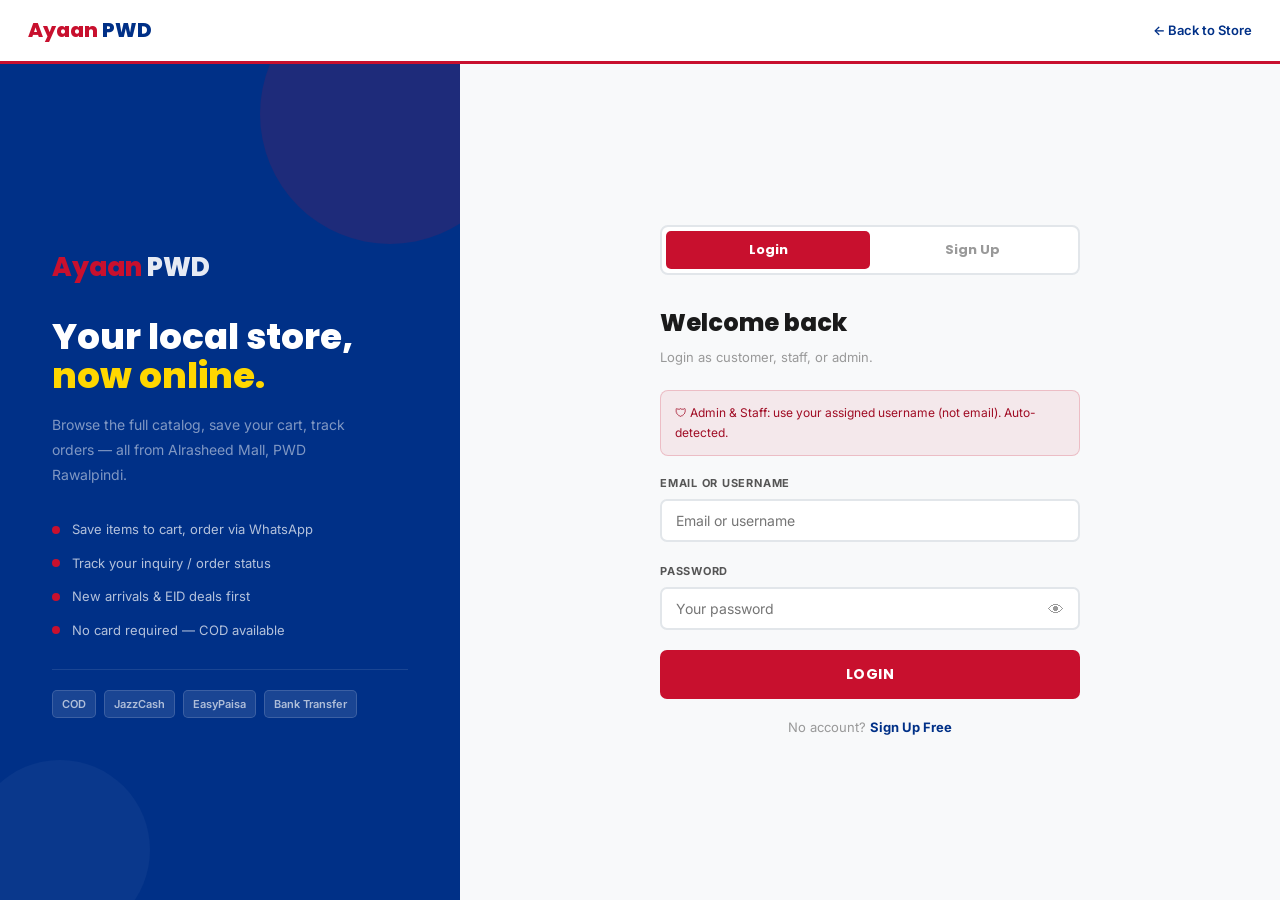
<file: admin.html>
<!DOCTYPE html>
<html lang="en">
<head>
<meta charset="UTF-8"/><meta name="viewport" content="width=device-width,initial-scale=1.0"/>
<title>Admin Dashboard — Ayaan PWD</title>
<link rel="stylesheet" href="assets/style.css"/>
<style>
body{background:#F0F2F5;overflow-x:hidden}
.shell{display:grid;grid-template-columns:248px 1fr;min-height:100vh}

/* SIDEBAR */
.sidebar{background:var(--blue);display:flex;flex-direction:column;position:sticky;top:0;height:100vh;overflow-y:auto}
.sb-brand{padding:20px;border-bottom:1px solid rgba(255,255,255,.1)}
.sb-logo{font-family:var(--ff-head);font-size:17px;font-weight:800;color:#fff}
.sb-logo em{color:#ffd700;font-style:normal}
.sb-role-pill{display:inline-block;background:var(--red);color:#fff;font-size:10px;font-weight:700;padding:2px 8px;border-radius:10px;letter-spacing:.06em;text-transform:uppercase;margin-top:4px}
.sb-user{display:flex;align-items:center;gap:10px;margin-top:14px;padding:10px;background:rgba(255,255,255,.07);border-radius:8px}
.sb-av{width:36px;height:36px;border-radius:50%;background:var(--red);display:flex;align-items:center;justify-content:center;font-weight:800;color:#fff;font-size:15px;font-family:var(--ff-head);flex-shrink:0}
.sb-uname{font-size:13px;color:rgba(255,255,255,.85);font-weight:600;line-height:1.4}
.sb-uname small{display:block;font-size:10px;color:rgba(255,255,255,.35);font-weight:400}
.sb-nav{padding:10px;flex:1}
.sb-sec{font-size:9px;font-weight:700;letter-spacing:.14em;text-transform:uppercase;color:rgba(255,255,255,.25);padding:14px 10px 6px}
.sb-link{display:flex;align-items:center;gap:10px;padding:9px 12px;border-radius:7px;color:rgba(255,255,255,.55);font-size:12px;font-weight:600;cursor:pointer;transition:all .2s;margin-bottom:1px;border:none;background:none;width:100%;text-align:left;font-family:var(--ff-head)}
.sb-link:hover{background:rgba(255,255,255,.08);color:#fff}
.sb-link.active{background:var(--red);color:#fff}
.sb-link .ico{font-size:14px;width:18px;text-align:center;flex-shrink:0}
.sb-count{margin-left:auto;background:rgba(255,255,255,.15);color:#fff;font-size:9px;font-weight:700;padding:2px 6px;border-radius:10px}
.sb-count.red{background:var(--red)}
.sb-bottom{padding:10px;border-top:1px solid rgba(255,255,255,.08)}

/* MAIN */
.main{padding:22px;overflow-y:auto;min-width:0}
.tab-panel{display:none}.tab-panel.active{display:block}
.pg-hd{display:flex;align-items:flex-start;justify-content:space-between;margin-bottom:20px;flex-wrap:wrap;gap:12px}
.pg-title{font-family:var(--ff-head);font-size:22px;font-weight:800;color:var(--ink)}
.pg-sub{font-size:12px;color:var(--ink-3);margin-top:3px}

/* STATS */
.stats{display:grid;grid-template-columns:repeat(4,1fr);gap:12px;margin-bottom:20px}
.stat{background:var(--white);border-radius:10px;border:1px solid var(--border);padding:16px;border-top:3px solid var(--blue)}
.stat.red{border-top-color:var(--red)}
.stat.green{border-top-color:var(--green)}
.stat.orange{border-top-color:#ff6b00}
.stat-icon{font-size:22px;margin-bottom:6px}
.stat-val{font-family:var(--ff-head);font-size:24px;font-weight:800;color:var(--ink)}
.stat-lbl{font-size:11px;color:var(--ink-3);margin-top:1px}

/* CARDS */
.panel-card{background:var(--white);border:1px solid var(--border);border-radius:10px;padding:20px;margin-bottom:16px}
.panel-card-title{font-family:var(--ff-head);font-size:14px;font-weight:700;margin-bottom:14px;display:flex;align-items:center;gap:8px}

/* TABLE */
.tbl-wrap{overflow-x:auto}
.tbl{width:100%;border-collapse:collapse;background:var(--white);border-radius:10px;overflow:hidden;border:1px solid var(--border)}
.tbl th{background:var(--bg);text-align:left;padding:10px 14px;font-size:10px;font-weight:700;letter-spacing:.08em;text-transform:uppercase;color:var(--ink-3);border-bottom:1px solid var(--border);white-space:nowrap}
.tbl td{padding:12px 14px;border-bottom:1px solid var(--border);font-size:13px;vertical-align:middle}
.tbl tr:last-child td{border-bottom:none}
.tbl tr:hover td{background:var(--bg)}
.tbl-acts{display:flex;gap:5px;flex-wrap:wrap}
.tbl-btn{padding:4px 9px;border-radius:5px;font-size:10px;font-weight:700;border:none;cursor:pointer;transition:all .2s;font-family:var(--ff-head);white-space:nowrap}
.tb-edit{background:var(--blue-lt);color:var(--blue)}.tb-edit:hover{background:var(--blue);color:#fff}
.tb-del{background:var(--red-lt);color:var(--red)}.tb-del:hover{background:var(--red);color:#fff}
.tb-ok{background:var(--green-lt);color:var(--green)}.tb-ok:hover{background:var(--green);color:#fff}
.tb-dup{background:#fff3cd;color:#856404}.tb-dup:hover{background:#ffc107;color:#000}
.tb-hide{background:var(--bg);color:var(--ink-3)}.tb-hide:hover{background:var(--ink-3);color:#fff}

/* TOOLBAR */
.toolbar{display:flex;align-items:center;gap:10px;margin-bottom:14px;flex-wrap:wrap}
.s-box{display:flex;align-items:center;gap:8px;background:var(--white);border:2px solid var(--border);border-radius:7px;padding:7px 12px;transition:border-color .2s;flex:1;min-width:180px}
.s-box:focus-within{border-color:var(--blue)}
.s-box input{border:none;outline:none;font-size:13px;color:var(--ink);background:none;width:100%;font-family:var(--ff-body)}
.sel-sm{padding:7px 12px;border:2px solid var(--border);border-radius:7px;font-size:12px;color:var(--ink);background:var(--white);cursor:pointer;outline:none;font-family:var(--ff-body)}
.sel-sm:focus{border-color:var(--blue)}
.bulk-bar{background:var(--blue-lt);border:1.5px solid var(--blue);border-radius:7px;padding:10px 14px;display:none;align-items:center;gap:10px;flex-wrap:wrap;margin-bottom:12px}
.bulk-bar.show{display:flex}
.bulk-bar span{font-size:12px;font-weight:700;color:var(--blue)}

/* FORM */
.form-grid{display:grid;grid-template-columns:1fr 1fr;gap:0 18px}
.form-full{grid-column:1/-1}
.img-zone{border:2px dashed var(--border);border-radius:8px;padding:24px;text-align:center;cursor:pointer;transition:all .2s;position:relative;background:var(--bg)}
.img-zone:hover,.img-zone.drag{border-color:var(--blue);background:var(--blue-lt)}
.img-zone input{position:absolute;inset:0;opacity:0;cursor:pointer;width:100%;height:100%}
.img-prev{max-width:100%;max-height:150px;border-radius:7px;margin-top:10px;object-fit:contain}
.sz-tags{display:flex;flex-wrap:wrap;gap:6px;margin-top:7px}
.sz-tag{display:flex;align-items:center;gap:4px;background:var(--blue-lt);color:var(--blue);font-size:11px;font-weight:700;padding:3px 8px;border-radius:20px}
.sz-tag button{border:none;background:none;cursor:pointer;color:var(--blue);font-size:13px;line-height:1;padding:0}
.sz-add-row{display:flex;gap:7px;margin-top:7px}

/* TOGGLE */
.tog{position:relative;display:inline-block;width:36px;height:20px}
.tog input{opacity:0;width:0;height:0;position:absolute}
.tog-sl{position:absolute;cursor:pointer;inset:0;background:var(--border);border-radius:20px;transition:.3s}
.tog-sl:before{content:'';position:absolute;width:14px;height:14px;left:3px;bottom:3px;background:#fff;border-radius:50%;transition:.3s}
.tog input:checked+.tog-sl{background:var(--red)}
.tog input:checked+.tog-sl:before{transform:translateX(16px)}
.tog.green input:checked+.tog-sl{background:var(--green)}
.tog.blue input:checked+.tog-sl{background:var(--blue)}

/* BAR CHART */
.bar-chart{display:flex;flex-direction:column;gap:9px}
.bar-row{display:flex;align-items:center;gap:10px}
.bar-lbl{font-size:11px;color:var(--ink-2);min-width:130px;white-space:nowrap;overflow:hidden;text-overflow:ellipsis}
.bar-track{flex:1;background:var(--bg);border-radius:4px;height:18px;overflow:hidden}
.bar-fill{height:100%;border-radius:4px;background:var(--blue);transition:width .6s}
.bar-fill.red{background:var(--red)}
.bar-fill.green{background:var(--green)}
.bar-val{font-size:11px;font-weight:600;min-width:32px;text-align:right}

/* COUPON */
.coupon-card{background:var(--white);border:1px solid var(--border);border-radius:9px;padding:14px;display:flex;align-items:center;gap:14px;flex-wrap:wrap;margin-bottom:10px}
.coupon-code{font-family:var(--ff-head);font-size:18px;font-weight:800;color:var(--blue);letter-spacing:.08em;background:var(--blue-lt);padding:6px 14px;border-radius:6px;border:1.5px dashed var(--blue)}
.coupon-info{flex:1;min-width:120px}
.coupon-disc{font-weight:800;font-size:15px;color:var(--red);font-family:var(--ff-head)}
.coupon-exp{font-size:11px;color:var(--ink-3)}
.coupon-uses{font-size:11px;color:var(--ink-2);margin-top:2px}

/* CAT CARD */
.cat-mgr-card{background:var(--white);border:1px solid var(--border);border-radius:9px;padding:14px;display:flex;align-items:center;gap:12px;flex-wrap:wrap;margin-bottom:9px;cursor:grab}
.cat-mgr-card:active{cursor:grabbing;box-shadow:var(--shadow-lg)}
.cat-icon-preview{width:40px;height:40px;border-radius:8px;background:var(--blue-lt);display:flex;align-items:center;justify-content:center;font-size:20px;flex-shrink:0}
.cat-mgr-info{flex:1;min-width:100px}
.cat-mgr-name{font-family:var(--ff-head);font-weight:700;font-size:14px}
.cat-mgr-desc{font-size:11px;color:var(--ink-3)}
.cat-prod-count{font-size:11px;font-weight:700;color:var(--blue);background:var(--blue-lt);padding:3px 8px;border-radius:20px}

/* TRUST EDITOR */
.trust-editor-row{background:var(--bg);border:1px solid var(--border);border-radius:8px;padding:12px;display:flex;gap:10px;align-items:center;flex-wrap:wrap;margin-bottom:8px}
.trust-editor-row input{flex:1;min-width:80px;padding:6px 10px;border:1.5px solid var(--border);border-radius:5px;font-size:13px;font-family:var(--ff-body);outline:none}
.trust-editor-row input:focus{border-color:var(--blue)}

/* STAFF */
.staff-card{background:var(--white);border:1px solid var(--border);border-radius:12px;padding:16px;margin-bottom:10px;transition:box-shadow .2s}
.staff-card:hover{box-shadow:0 4px 16px rgba(0,48,135,.1)}
.staff-av{width:44px;height:44px;border-radius:50%;background:var(--blue);color:#fff;font-family:var(--ff-head);font-weight:800;font-size:18px;display:flex;align-items:center;justify-content:center;flex-shrink:0}
.staff-av.disabled{background:var(--ink-3)}
.staff-id-badge{background:var(--blue-lt);color:var(--blue);font-size:10px;font-weight:700;padding:2px 8px;border-radius:10px;letter-spacing:.06em;font-family:var(--ff-head)}
.staff-perm-chips{display:flex;flex-wrap:wrap;gap:5px;margin-top:8px}
.staff-perm-chip{background:var(--bg);border:1px solid var(--border);border-radius:4px;font-size:10px;font-weight:600;padding:2px 7px;color:var(--ink-2)}
.staff-perm-chip.granted{background:rgba(0,48,135,.07);border-color:rgba(0,48,135,.2);color:var(--blue)}
.sf-perm-row{display:flex;align-items:center;gap:8px;background:var(--bg);border:1px solid var(--border);border-radius:7px;padding:9px 12px;cursor:pointer;font-size:13px;font-weight:500;transition:all .2s}
.sf-perm-row:hover{border-color:var(--blue);background:var(--blue-lt)}
.sf-perm-row input{accent-color:var(--blue)}
.staff-actions{display:flex;gap:7px;margin-left:auto;align-items:center;flex-wrap:wrap}
.staff-meta{font-size:11px;color:var(--ink-3);margin-top:3px;display:flex;gap:10px;flex-wrap:wrap}
.staff-meta span{display:flex;align-items:center;gap:3px}

/* ORDER */
.inq-card{background:var(--white);border:1px solid var(--border);border-radius:9px;padding:16px;margin-bottom:10px}
.inq-hd{display:flex;justify-content:space-between;align-items:flex-start;margin-bottom:10px;flex-wrap:wrap;gap:8px}

/* ACCOUNT FORM */
.acc-form{max-width:500px}
.login-hist-row{display:flex;justify-content:space-between;padding:9px 0;border-bottom:1px solid var(--border);font-size:12px}
.login-hist-row:last-child{border-bottom:none}

/* COLOR PICKER WRAP */
.color-field{display:flex;align-items:center;gap:10px}
.color-field input[type=color]{width:40px;height:36px;border:2px solid var(--border);border-radius:6px;cursor:pointer;padding:2px}
.color-field input[type=text]{flex:1}

/* SECTION TOGGLE GRID */
.section-toggles{display:grid;grid-template-columns:repeat(auto-fill,minmax(220px,1fr));gap:10px;margin-bottom:16px}
.sec-toggle-card{background:var(--white);border:1px solid var(--border);border-radius:9px;padding:14px;display:flex;align-items:center;justify-content:space-between;gap:12px}
.sec-toggle-info{flex:1}
.sec-toggle-name{font-weight:700;font-size:13px}
.sec-toggle-desc{font-size:11px;color:var(--ink-3);margin-top:2px}

/* REPORT TABLE */
.report-row{display:flex;justify-content:space-between;align-items:center;padding:10px 0;border-bottom:1px solid var(--border);font-size:13px}
.report-row:last-child{border-bottom:none}
.report-row strong{font-family:var(--ff-head)}

/* 2col */
.two-col{display:grid;grid-template-columns:1fr 1fr;gap:16px}
.three-col{display:grid;grid-template-columns:1fr 1fr 1fr;gap:12px}

/* FABRIC/SIZE PRESETS */
.preset-tags{display:flex;flex-wrap:wrap;gap:7px;margin-bottom:10px}
.preset-tag{display:flex;align-items:center;gap:5px;background:var(--bg);border:1.5px solid var(--border);color:var(--ink-2);font-size:12px;font-weight:600;padding:4px 10px;border-radius:20px}
.preset-tag button{border:none;background:none;cursor:pointer;color:var(--red);font-size:14px;line-height:1}

@media(max-width:900px){.shell{grid-template-columns:1fr}.sidebar{height:auto;position:static}.stats{grid-template-columns:repeat(2,1fr)}.two-col,.three-col{grid-template-columns:1fr}.form-grid{grid-template-columns:1fr}}
</style>
</head>
<body>
<div class="shell">

<!-- SIDEBAR -->
<aside class="sidebar">
  <div class="sb-brand">
    <div class="sb-logo">Ayaan <em>PWD</em></div>
    <div class="sb-role-pill" id="sb-role-pill">Admin</div>
    <div class="sb-user">
      <div class="sb-av" id="sb-av">U</div>
      <div class="sb-uname" id="sb-uname">Usman<small>Administrator</small></div>
    </div>
  </div>
  <div class="sb-nav">
    <div class="sb-sec">Overview</div>
    <button class="sb-link active" onclick="go('dashboard',this)"><span class="ico">📊</span>Dashboard</button>

    <div class="sb-sec">Products</div>
    <button class="sb-link" onclick="go('products',this)"><span class="ico">📦</span>All Products</button>
    <button class="sb-link" onclick="go('add-product',this)"><span class="ico">➕</span>Add Product</button>

    <div class="sb-sec">Orders</div>
    <button class="sb-link" onclick="go('orders',this)"><span class="ico">📋</span>Inquiries Inbox <span class="sb-count red" id="sb-pending-ct"></span></button>

    <div class="sb-sec admin-only" style="display:none">Store</div>
    <button class="sb-link admin-only" onclick="go('homepage',this)" style="display:none"><span class="ico">🏠</span>Homepage</button>
    <button class="sb-link admin-only" onclick="go('categories',this)" style="display:none"><span class="ico">🗂</span>Categories</button>
    <button class="sb-link admin-only" onclick="go('appearance',this)" style="display:none"><span class="ico">🎨</span>Appearance</button>
    <button class="sb-link admin-only" onclick="go('promotions',this)" style="display:none"><span class="ico">🏷</span>Promotions</button>
    <button class="sb-link admin-only" onclick="go('presets',this)" style="display:none"><span class="ico">⚙️</span>Presets</button>
    <button class="sb-link admin-only" onclick="go('contact',this)" style="display:none"><span class="ico">📞</span>Contact Info</button>

    <div class="sb-sec admin-only" style="display:none">People</div>
    <button class="sb-link admin-only" onclick="go('staff',this)" style="display:none"><span class="ico">👥</span>Staff</button>
    <button class="sb-link admin-only" onclick="go('customers',this)" style="display:none"><span class="ico">🛍</span>Customers</button>

    <div class="sb-sec admin-only" style="display:none">Reports</div>
    <button class="sb-link admin-only" onclick="go('analytics',this)" style="display:none"><span class="ico">📈</span>Analytics</button>
    <button class="sb-link admin-only" onclick="go('reports',this)" style="display:none"><span class="ico">📄</span>Reports</button>

    <div class="sb-sec admin-only" style="display:none">Security</div>
    <button class="sb-link admin-only" onclick="go('my-account',this)" style="display:none"><span class="ico">🔐</span>My Account</button>
    <button class="sb-link admin-only" onclick="go('settings',this)" style="display:none"><span class="ico">⚙️</span>Settings</button>
  </div>
  <div class="sb-bottom">
    <a class="sb-link" href="index.html" target="_blank"><span class="ico">🌐</span>View Store</a>
    <button class="sb-link" onclick="logout()" style="color:rgba(255,150,150,.8)"><span class="ico">🚪</span>Logout</button>
  </div>
</aside>

<!-- MAIN -->
<main class="main">

<!-- ═══ DASHBOARD ═══ -->
<div class="tab-panel active" id="tab-dashboard">
  <div class="pg-hd"><div><div class="pg-title">Dashboard</div><div class="pg-sub" id="dash-date"></div></div></div>
  <div class="stats" id="stats-grid"></div>
  <div class="two-col">
    <div class="panel-card"><div class="panel-card-title">⚠️ Low Stock Alerts</div><div id="low-stock-list"></div></div>
    <div class="panel-card"><div class="panel-card-title">📋 Recent Orders</div><div id="recent-orders"></div></div>
  </div>
  <div class="two-col">
    <div class="panel-card"><div class="panel-card-title">📊 Category Breakdown</div><div class="bar-chart" id="cat-bars"></div></div>
    <div class="panel-card"><div class="panel-card-title">🕐 Recent Logins</div><div id="login-hist-preview"></div></div>
  </div>
</div>

<!-- ═══ ALL PRODUCTS ═══ -->
<div class="tab-panel" id="tab-products">
  <div class="pg-hd">
    <div><div class="pg-title">All Products</div><div class="pg-sub" id="prod-sub"></div></div>
    <div style="display:flex;gap:8px">
      <button class="btn btn-outline-blue btn-sm" onclick="exportCSV()">⬇ Export CSV</button>
      <button class="btn btn-red" onclick="go('add-product',null)">+ Add Product</button>
    </div>
  </div>
  <div class="bulk-bar" id="bulk-bar">
    <span id="bulk-ct">0 selected</span>
    <button class="btn btn-sm btn-red" onclick="bulkAction('sale')">Mark as Sale</button>
    <button class="btn btn-sm btn-outline-blue" onclick="bulkAction('hide')">Hide</button>
    <button class="btn btn-sm btn-outline-blue" onclick="bulkAction('show')">Show</button>
    <button class="btn btn-sm" style="background:#ffeeba;color:#856404" onclick="bulkAction('delete')">Delete</button>
    <button class="btn btn-sm btn-ghost" onclick="clearBulk()">Cancel</button>
  </div>
  <div class="toolbar">
    <div class="s-box"><svg width="14" height="14" viewBox="0 0 24 24" fill="none" stroke="var(--ink-3)" stroke-width="2"><circle cx="11" cy="11" r="8"/><line x1="21" y1="21" x2="16.65" y2="16.65"/></svg><input type="text" id="prod-q" placeholder="Search products..." oninput="renderProducts()"/></div>
    <select class="sel-sm" id="prod-cat-f" onchange="renderProducts()"><option value="">All Categories</option></select>
    <select class="sel-sm" id="prod-vis-f" onchange="renderProducts()"><option value="">All</option><option value="visible">Visible</option><option value="hidden">Hidden</option></select>
    <select class="sel-sm" id="prod-sort" onchange="renderProducts()"><option value="default">Default</option><option value="price-asc">Price ↑</option><option value="price-desc">Price ↓</option><option value="stock-asc">Stock ↑</option><option value="views">Most Viewed</option></select>
  </div>
  <div class="tbl-wrap"><table class="tbl"><thead><tr><th><input type="checkbox" id="chk-all" onchange="toggleAllChk(this)"/></th><th>Product</th><th>Category</th><th>Price</th><th>Stock</th><th>Visible</th><th>Sale</th><th>Pinned</th><th>Actions</th></tr></thead><tbody id="prod-tbody"></tbody></table></div>
</div>

<!-- ═══ ADD / EDIT PRODUCT ═══ -->
<div class="tab-panel" id="tab-add-product">
  <div class="pg-hd"><div><div class="pg-title" id="add-prod-title">Add New Product</div><div class="pg-sub">Fill in details and upload image</div></div><button class="btn btn-ghost btn-sm" onclick="resetProdForm();go('products',null)">← Back to Products</button></div>
  <div style="max-width:740px">
    <input type="hidden" id="edit-id"/>
    <div class="panel-card">
      <div class="form-grid">
        <div class="form-group form-full">
          <label class="form-label">Product Image</label>
          <div class="img-zone" id="img-zone">
            <input type="file" id="img-file" accept="image/*" onchange="handleImg(this)"/>
            <div id="img-ph"><div style="font-size:28px;margin-bottom:6px">📷</div><div style="font-size:13px;color:var(--ink-3)">Click or drag & drop (PNG/JPG/WebP, max 5MB)</div></div>
            <img id="img-prev-el" class="img-prev" style="display:none"/>
          </div>
        </div>
        <div class="form-group"><label class="form-label">Product Name *</label><input type="text" id="p-name" class="form-input" placeholder="e.g. Lawn Printed 3-Piece"/><div class="form-error" id="p-name-err"></div></div>
        <div class="form-group"><label class="form-label">Category *</label><select id="p-cat" class="form-input form-select" onchange="loadSizePreset()"></select></div>
        <div class="form-group"><label class="form-label">Price (PKR) *</label><input type="number" id="p-price" class="form-input" placeholder="2500"/><div class="form-error" id="p-price-err"></div></div>
        <div class="form-group"><label class="form-label">Original Price (if on sale — leave blank if none)</label><input type="number" id="p-old" class="form-input" placeholder="3200"/></div>
        <div class="form-group"><label class="form-label">Fabric *</label>
          <input type="text" id="p-fabric" class="form-input" placeholder="e.g. Lawn" list="fabric-list"/>
          <datalist id="fabric-list"></datalist>
          <div class="form-error" id="p-fabric-err"></div>
        </div>
        <div class="form-group"><label class="form-label">Stock Quantity</label><input type="number" id="p-stock" class="form-input" value="10"/></div>
        <div class="form-group"><label class="form-label">Badge</label><select id="p-badge" class="form-input form-select"><option value="new">New Arrival</option><option value="hot">Popular / Hot</option><option value="sale">On Sale</option></select></div>
        <div class="form-group form-full">
          <label class="form-label">Sizes</label>
          <div class="sz-add-row"><input type="text" id="sz-inp" class="form-input" placeholder="Type size e.g. S, M or 4Y" style="flex:1"/><button class="btn btn-blue btn-sm" onclick="addSz()">Add</button><button class="btn btn-outline-blue btn-sm" onclick="loadSizePreset()">Load Preset</button></div>
          <div class="sz-tags" id="sz-tags"></div>
          <div class="form-hint" style="margin-top:6px">Type size and press Add, or separate with commas. Click "Load Preset" to auto-fill sizes for the selected category.</div>
        </div>
        <div class="form-group form-full"><label class="form-label">Description</label><textarea id="p-desc" class="form-input" rows="3" placeholder="Fabric quality, what's included, styling notes..."></textarea></div>
        <div class="form-group"><label class="form-label">Visibility</label>
          <div style="display:flex;align-items:center;gap:10px;margin-top:6px"><label class="tog blue"><input type="checkbox" id="p-visible" checked/><span class="tog-sl"></span></label><span style="font-size:13px;color:var(--ink-2)">Show on store</span></div>
        </div>
        <div class="form-group"><label class="form-label">Pin to Top</label>
          <div style="display:flex;align-items:center;gap:10px;margin-top:6px"><label class="tog blue"><input type="checkbox" id="p-pinned"/><span class="tog-sl"></span></label><span style="font-size:13px;color:var(--ink-2)">Pin this product to top</span></div>
        </div>
      </div>
      <div style="display:flex;gap:10px;margin-top:10px;flex-wrap:wrap">
        <button class="btn btn-red btn-lg" onclick="saveProd()">💾 Save Product</button>
        <button class="btn btn-outline-blue btn-lg" onclick="resetProdForm()">Reset Form</button>
      </div>
    </div>
  </div>
</div>

<!-- ═══ ORDERS INBOX ═══ -->
<div class="tab-panel" id="tab-orders">
  <div class="pg-hd">
    <div><div class="pg-title">Inquiries & Orders</div><div class="pg-sub">Manage WhatsApp orders · Update statuses · Add notes</div></div>
    <button class="btn btn-red" onclick="showAddOrderModal()">+ Log New Order</button>
  </div>
  <div class="toolbar">
    <select class="sel-sm" id="ord-status-f" onchange="renderOrders()"><option value="">All Statuses</option><option value="pending">Pending</option><option value="confirmed">Confirmed</option><option value="delivered">Delivered</option></select>
  </div>
  <div id="orders-list"></div>
</div>

<!-- ═══ HOMEPAGE MANAGER ═══ -->
<div class="tab-panel" id="tab-homepage">
  <div class="pg-hd"><div><div class="pg-title">Homepage Manager</div><div class="pg-sub">Edit hero section · Announce bar · Featured products</div></div></div>
  <div class="two-col">
    <div>
      <div class="panel-card">
        <div class="panel-card-title">📣 Announce Bar</div>
        <div class="form-group"><label class="form-label">Bar Text (HTML allowed)</label><input type="text" id="s-announce" class="form-input"/></div>
        <div class="form-group"><label class="form-label">Background Color</label><div class="color-field"><input type="color" id="s-announce-bg"/><input type="text" id="s-announce-bg-txt" class="form-input" placeholder="#003087" oninput="document.getElementById('s-announce-bg').value=this.value"/></div></div>
      </div>
      <div class="panel-card">
        <div class="panel-card-title">🦸 Hero Section</div>
        <div class="form-group"><label class="form-label">Heading (use \n for line break)</label><input type="text" id="s-hero-h" class="form-input"/></div>
        <div class="form-group"><label class="form-label">Sub-text</label><input type="text" id="s-hero-sub" class="form-input"/></div>
        <div class="form-group"><label class="form-label">Sale Badge Text</label><input type="text" id="s-badge" class="form-input"/></div>
        <div class="form-group"><label class="form-label">Show Sale Badge</label><div style="display:flex;align-items:center;gap:10px;margin-top:6px"><label class="tog"><input type="checkbox" id="s-badge-on"/><span class="tog-sl"></span></label><span style="font-size:13px;color:var(--ink-2)">On/Off</span></div></div>
        <div class="form-group"><label class="form-label">Hero Background Color</label><div class="color-field"><input type="color" id="s-hero-bg"/><input type="text" id="s-hero-bg-txt" class="form-input" oninput="document.getElementById('s-hero-bg').value=this.value"/></div></div>
      </div>
    </div>
    <div>
      <div class="panel-card">
        <div class="panel-card-title">⭐ Featured Products</div>
        <div class="form-hint" style="margin-bottom:10px">Select products to appear in the "Best Sellers" section on homepage.</div>
        <div id="featured-picker" style="max-height:260px;overflow-y:auto"></div>
      </div>
      <div class="panel-card" style="margin-top:16px">
        <div class="panel-card-title">🔴 Global Sale Banner</div>
        <div class="form-group"><label class="form-label">Banner Text (shown above all sale items)</label><input type="text" id="s-global-sale" class="form-input" placeholder="e.g. RAMZAN SALE — 20% off everything!"/></div>
        <div class="form-group"><label class="form-label">Enable Global Sale</label><div style="display:flex;align-items:center;gap:10px;margin-top:6px"><label class="tog"><input type="checkbox" id="s-global-sale-on"/><span class="tog-sl"></span></label><span style="font-size:13px;color:var(--ink-2)">Show on store</span></div></div>
      </div>
      <button class="btn btn-red btn-full" style="margin-top:12px" onclick="saveHomepage()">💾 Save Homepage</button>
    </div>
  </div>
</div>

<!-- ═══ CATEGORIES ═══ -->
<div class="tab-panel" id="tab-categories">
  <div class="pg-hd"><div><div class="pg-title">Category Manager</div><div class="pg-sub">Add, rename, reorder or hide categories</div></div><button class="btn btn-red" onclick="showAddCat()">+ Add Category</button></div>
  <div class="panel-card" id="add-cat-form" style="display:none;max-width:480px;margin-bottom:16px">
    <div class="panel-card-title" id="cat-form-title">Add New Category</div>
    <input type="hidden" id="cat-edit-id"/>
    <div class="form-grid">
      <div class="form-group"><label class="form-label">Label (Display Name)</label><input type="text" id="cat-label" class="form-input" placeholder="e.g. Men's"/></div>
      <div class="form-group"><label class="form-label">Icon (emoji)</label><input type="text" id="cat-icon" class="form-input" placeholder="👔" maxlength="4"/></div>
      <div class="form-group form-full"><label class="form-label">Description</label><input type="text" id="cat-desc" class="form-input" placeholder="e.g. Shalwar Kameez, Kurta, Formal"/></div>
    </div>
    <div style="display:flex;gap:8px"><button class="btn btn-red" onclick="saveCat()">Save Category</button><button class="btn btn-ghost" onclick="document.getElementById('add-cat-form').style.display='none'">Cancel</button></div>
  </div>
  <div id="cat-list"></div>
  <div class="panel-card" style="margin-top:12px;background:var(--blue-lt);border-color:rgba(0,48,135,.2)">
    <p style="font-size:13px;color:var(--blue);font-weight:500">💡 <strong>Tip:</strong> Hiding a category keeps its products in the database — they just won't show in navigation or the shop. Deleting a category is permanent but won't delete its products.</p>
  </div>
</div>

<!-- ═══ APPEARANCE ═══ -->
<div class="tab-panel" id="tab-appearance">
  <div class="pg-hd"><div><div class="pg-title">Appearance</div><div class="pg-sub">Logo, colors, trust bar, store info</div></div></div>
  <div class="two-col">
    <div>
      <div class="panel-card">
        <div class="panel-card-title">🏪 Store Identity</div>
        <div class="form-group"><label class="form-label">Store Name</label><input type="text" id="s-name" class="form-input"/></div>
        <div class="form-group"><label class="form-label">Tagline</label><input type="text" id="s-tagline" class="form-input"/></div>
        <div class="form-group"><label class="form-label">Logo Text (shown in nav)</label><input type="text" id="s-logo-text" class="form-input"/></div>
        <div class="form-group"><label class="form-label">Logo Image (URL or upload)</label><input type="text" id="s-logo-img" class="form-input" placeholder="Leave blank to use text logo"/></div>
      </div>
      <div class="panel-card" style="margin-top:16px">
        <div class="panel-card-title">🎨 Accent Colors</div>
        <div class="form-group"><label class="form-label">Primary Red (buttons, sale, CTAs)</label><div class="color-field"><input type="color" id="s-red"/><input type="text" id="s-red-txt" class="form-input" oninput="document.getElementById('s-red').value=this.value"/></div></div>
        <div class="form-group"><label class="form-label">Primary Blue (nav, headers, trust)</label><div class="color-field"><input type="color" id="s-blue"/><input type="text" id="s-blue-txt" class="form-input" oninput="document.getElementById('s-blue').value=this.value"/></div></div>
        <div class="form-hint">Note: Color changes apply after saving and refreshing the store.</div>
      </div>
    </div>
    <div>
      <div class="panel-card">
        <div class="panel-card-title">✅ Trust Bar (4 items below hero)</div>
        <div id="trust-editor"></div>
        <button class="btn btn-outline-blue btn-sm" onclick="addTrustItem()" style="margin-top:8px">+ Add Item</button>
      </div>
      <button class="btn btn-red btn-full" style="margin-top:14px" onclick="saveAppearance()">💾 Save Appearance</button>
    </div>
  </div>
</div>

<!-- ═══ PROMOTIONS ═══ -->
<div class="tab-panel" id="tab-promotions">
  <div class="pg-hd"><div><div class="pg-title">Promotions & Coupons</div><div class="pg-sub">Discount codes for WhatsApp orders</div></div><button class="btn btn-red" onclick="showAddCoupon()">+ New Coupon</button></div>
  <div class="panel-card" id="coupon-form" style="display:none;max-width:480px;margin-bottom:16px">
    <div class="panel-card-title">New Coupon Code</div>
    <div class="form-grid">
      <div class="form-group"><label class="form-label">Code (e.g. EID20)</label><input type="text" id="cp-code" class="form-input" placeholder="EID20" style="text-transform:uppercase"/></div>
      <div class="form-group"><label class="form-label">Discount %</label><input type="number" id="cp-disc" class="form-input" placeholder="20" min="1" max="100"/></div>
      <div class="form-group"><label class="form-label">Expiry Date (optional)</label><input type="date" id="cp-exp" class="form-input"/></div>
      <div class="form-group"><label class="form-label">Max Uses (0 = unlimited)</label><input type="number" id="cp-max" class="form-input" value="0"/></div>
      <div class="form-group form-full"><label class="form-label">Description (internal note)</label><input type="text" id="cp-desc" class="form-input" placeholder="e.g. Eid special — 20% off all items"/></div>
    </div>
    <div style="display:flex;gap:8px"><button class="btn btn-red" onclick="saveCoupon()">Create Coupon</button><button class="btn btn-ghost" onclick="document.getElementById('coupon-form').style.display='none'">Cancel</button></div>
  </div>
  <div id="coupon-list"></div>
</div>

<!-- ═══ PRESETS ═══ -->
<div class="tab-panel" id="tab-presets">
  <div class="pg-hd"><div><div class="pg-title">Presets</div><div class="pg-sub">Fabric types · Size presets per category</div></div></div>
  <div class="two-col">
    <div class="panel-card">
      <div class="panel-card-title">🧵 Fabric Presets</div>
      <div class="preset-tags" id="fabric-tags"></div>
      <div class="sz-add-row"><input type="text" id="fabric-inp" class="form-input" placeholder="Add fabric type..."/><button class="btn btn-blue btn-sm" onclick="addFabric()">Add</button></div>
    </div>
    <div class="panel-card">
      <div class="panel-card-title">📏 Size Presets per Category</div>
      <div id="size-preset-editor"></div>
    </div>
  </div>
</div>

<!-- ═══ CONTACT INFO ═══ -->
<div class="tab-panel" id="tab-contact">
  <div class="pg-hd"><div><div class="pg-title">Contact & Business Info</div></div></div>
  <div class="panel-card" style="max-width:560px">
    <div class="form-group"><label class="form-label">Store Phone</label><input type="text" id="s-phone" class="form-input" placeholder="923001234567"/></div>
    <div class="form-group"><label class="form-label">WhatsApp Number (may differ)</label><input type="text" id="s-wa" class="form-input" placeholder="923001234567"/></div>
    <div class="form-group"><label class="form-label">Store Address</label><input type="text" id="s-addr" class="form-input"/></div>
    <div class="form-group"><label class="form-label">Google Maps Link</label><input type="text" id="s-maps" class="form-input" placeholder="https://maps.google.com/?q=..."/></div>
    <div class="form-group"><label class="form-label">Opening Hours</label><input type="text" id="s-hours" class="form-input"/></div>
    <div class="panel-card-title" style="margin-top:8px">💳 Payment Numbers</div>
    <div class="form-group"><label class="form-label">JazzCash Wallet Number</label><input type="text" id="s-jazz" class="form-input" placeholder="03xx-xxxxxxx"/></div>
    <div class="form-group"><label class="form-label">EasyPaisa Number</label><input type="text" id="s-easy" class="form-input" placeholder="03xx-xxxxxxx"/></div>
    <div class="form-group"><label class="form-label">Bank IBAN (shared on WhatsApp)</label><input type="text" id="s-iban" class="form-input" placeholder="PK36SCBL0000001123456702"/></div>
    <button class="btn btn-red btn-lg" onclick="saveContact()">💾 Save Contact Info</button>
  </div>
</div>

<!-- ═══ STAFF ═══ -->
<div class="tab-panel" id="tab-staff">
  <div class="pg-hd"><div><div class="pg-title">Staff Management</div><div class="pg-sub">Add staff, assign permissions & track activity</div></div><button class="btn btn-red" onclick="toggleStaffForm()">+ Add Staff</button></div>

  <!-- ADD / EDIT FORM -->
  <div class="panel-card" id="staff-form-wrap" style="display:none;max-width:560px;margin-bottom:16px">
    <div class="panel-card-title" id="sf-form-title">New Staff Account</div>
    <input type="hidden" id="sf-edit-id"/>
    <div style="display:grid;grid-template-columns:1fr 1fr;gap:12px">
      <div class="form-group"><label class="form-label">Full Name</label><input type="text" id="sf-name" class="form-input" placeholder="e.g. Ahmed Khan"/></div>
      <div class="form-group"><label class="form-label">Phone (optional)</label><input type="text" id="sf-phone" class="form-input" placeholder="+92 3xx xxxxxxx"/></div>
    </div>
    <div style="display:grid;grid-template-columns:1fr 1fr;gap:12px">
      <div class="form-group">
        <label class="form-label">Username <span style="color:var(--red)">*</span></label>
        <input type="text" id="sf-uname" class="form-input" placeholder="e.g. staff.ahmed"/>
        <div class="form-hint">Used to log in. Cannot be changed later.</div>
      </div>
      <div class="form-group">
        <label class="form-label">Staff ID (auto if blank)</label>
        <input type="text" id="sf-sid" class="form-input" placeholder="e.g. STF-001"/>
        <div class="form-hint">Unique ID shown on receipts & reports.</div>
      </div>
    </div>
    <div class="form-group">
      <label class="form-label" id="sf-pw-label">Password <span style="color:var(--red)">*</span></label>
      <div class="pw-wrap"><input type="password" id="sf-pw" class="form-input" placeholder="Min 6 chars"/><button class="pw-eye" onclick="togglePw('sf-pw',this)">👁</button></div>
      <div class="form-hint" id="sf-pw-hint">Leave blank to keep current password (when editing).</div>
    </div>

    <!-- PERMISSIONS -->
    <div class="panel-card-title" style="margin-top:4px;margin-bottom:10px">🔐 Permissions</div>
    <div style="display:grid;grid-template-columns:1fr 1fr;gap:8px;margin-bottom:14px" id="sf-perms-grid">
      <label class="sf-perm-row"><input type="checkbox" id="sp-products" checked/> <span>Manage Products</span></label>
      <label class="sf-perm-row"><input type="checkbox" id="sp-orders" checked/> <span>Manage Orders</span></label>
      <label class="sf-perm-row"><input type="checkbox" id="sp-customers"/> <span>View Customers</span></label>
      <label class="sf-perm-row"><input type="checkbox" id="sp-analytics"/> <span>View Analytics</span></label>
      <label class="sf-perm-row"><input type="checkbox" id="sp-coupons"/> <span>Manage Coupons</span></label>
      <label class="sf-perm-row"><input type="checkbox" id="sp-categories"/> <span>Manage Categories</span></label>
      <label class="sf-perm-row"><input type="checkbox" id="sp-homepage"/> <span>Edit Homepage</span></label>
      <label class="sf-perm-row"><input type="checkbox" id="sp-appearance"/> <span>Edit Appearance</span></label>
    </div>

    <div style="display:flex;gap:8px">
      <button class="btn btn-red" onclick="saveStaff()">💾 Save Staff</button>
      <button class="btn btn-ghost" onclick="closeStaffForm()">Cancel</button>
    </div>
  </div>

  <!-- STAFF CARDS -->
  <div id="staff-list"></div>

  <!-- STAFF DETAIL MODAL -->
  <div class="modal-bg" id="staff-modal-bg" onclick="if(event.target===this)closeStaffModal()">
    <div class="modal-box" style="max-width:540px">
      <button class="modal-close" onclick="closeStaffModal()">×</button>
      <div id="staff-modal-body"></div>
    </div>
  </div>
</div>

<!-- ═══ CUSTOMERS ═══ -->
<div class="tab-panel" id="tab-customers">
  <div class="pg-hd"><div><div class="pg-title">Customers</div><div class="pg-sub" id="cust-sub"></div></div><button class="btn btn-outline-blue btn-sm" onclick="exportCustomers()">⬇ Export CSV</button></div>
  <div class="tbl-wrap"><table class="tbl"><thead><tr><th>#</th><th>Name</th><th>Email</th><th>Phone</th><th>Address</th><th>Orders</th><th>Joined</th></tr></thead><tbody id="cust-tbody"></tbody></table></div>
</div>

<!-- ═══ ANALYTICS ═══ -->
<div class="tab-panel" id="tab-analytics">
  <div class="pg-hd"><div><div class="pg-title">Analytics</div><div class="pg-sub">Product views · Category performance · Sales breakdown</div></div></div>
  <div class="two-col">
    <div class="panel-card"><div class="panel-card-title">👁 Most Viewed Products</div><div class="bar-chart" id="views-chart"></div></div>
    <div class="panel-card"><div class="panel-card-title">📦 Products Per Category</div><div class="bar-chart" id="cat-count-chart"></div></div>
  </div>
  <div class="two-col" style="margin-top:16px">
    <div class="panel-card"><div class="panel-card-title">📊 Sale vs Regular</div><div id="sale-ratio-chart"></div></div>
    <div class="panel-card"><div class="panel-card-title">🏷 Badge Distribution</div><div class="bar-chart" id="badge-chart"></div></div>
  </div>
</div>

<!-- ═══ REPORTS ═══ -->
<div class="tab-panel" id="tab-reports">
  <div class="pg-hd"><div><div class="pg-title">Reports</div><div class="pg-sub">Stock value · Order summary · Category performance</div></div><button class="btn btn-outline-blue btn-sm" onclick="exportReport()">⬇ Export Report</button></div>
  <div class="three-col" id="report-stats"></div>
  <div class="two-col" style="margin-top:16px">
    <div class="panel-card"><div class="panel-card-title">📦 Stock Value by Category</div><div id="stock-val-report"></div></div>
    <div class="panel-card"><div class="panel-card-title">📋 Order Status Summary</div><div id="order-status-report"></div></div>
  </div>
</div>

<!-- ═══ MY ACCOUNT ═══ -->
<div class="tab-panel" id="tab-my-account">
  <div class="pg-hd"><div><div class="pg-title">My Account</div><div class="pg-sub">Change username, password & display name</div></div></div>
  <div class="two-col">
    <div>
      <div class="panel-card acc-form">
        <div class="panel-card-title">👤 Admin Credentials</div>
        <div class="panel-card" style="background:rgba(200,16,46,.05);border-color:rgba(200,16,46,.2);padding:12px;margin-bottom:16px;font-size:12px;color:var(--red)">⚠️ Changing credentials will log you out. Use new credentials to log back in.</div>
        <div class="form-group"><label class="form-label">Display Name</label><input type="text" id="adm-name" class="form-input"/></div>
        <div class="form-group"><label class="form-label">Username</label><input type="text" id="adm-uname" class="form-input"/></div>
        <div class="form-group"><label class="form-label">Email (optional)</label><input type="email" id="adm-email" class="form-input" placeholder="your@email.com"/></div>
        <hr class="divider"/>
        <div class="form-group"><label class="form-label">Current Password (required to save changes)</label><div class="pw-wrap"><input type="password" id="adm-cur-pw" class="form-input" placeholder="Enter current password"/><button class="pw-eye" onclick="togglePw('adm-cur-pw',this)">👁</button></div><div class="form-error" id="adm-cur-pw-err"></div></div>
        <div class="form-group"><label class="form-label">New Password (leave blank to keep current)</label><div class="pw-wrap"><input type="password" id="adm-new-pw" class="form-input" placeholder="New password (min 6 chars)"/><button class="pw-eye" onclick="togglePw('adm-new-pw',this)">👁</button></div></div>
        <div class="form-group"><label class="form-label">Confirm New Password</label><div class="pw-wrap"><input type="password" id="adm-new-pw2" class="form-input" placeholder="Repeat new password"/><button class="pw-eye" onclick="togglePw('adm-new-pw2',this)">👁</button></div><div class="form-error" id="adm-pw2-err"></div></div>
        <button class="btn btn-red btn-lg" onclick="saveAdminAccount()">💾 Save Changes & Re-Login</button>
      </div>
    </div>
    <div class="panel-card">
      <div class="panel-card-title">🕐 Login History (last 10)</div>
      <div id="login-history-full"></div>
    </div>
  </div>
</div>

<!-- ═══ SETTINGS ═══ -->
<div class="tab-panel" id="tab-settings">
  <div class="pg-hd"><div><div class="pg-title">Settings</div><div class="pg-sub">Security, thresholds & data management</div></div></div>
  <div class="panel-card" style="max-width:520px">
    <div class="panel-card-title">🔒 Security</div>
    <div class="form-group"><label class="form-label">Auto-logout after inactivity (minutes)</label><input type="number" id="s-autologout" class="form-input" min="0" max="480"/><div class="form-hint">Set 0 to disable. Recommended: 60 mins.</div></div>
    <div class="form-group"><label class="form-label">Low Stock Alert Threshold (units)</label><input type="number" id="s-threshold" class="form-input" min="1"/><div class="form-hint">Products at or below this number trigger dashboard alerts.</div></div>
    <hr class="divider"/>
    <div class="panel-card-title">🗂 Data Management</div>
    <div style="display:flex;gap:10px;flex-wrap:wrap">
      <button class="btn btn-outline-blue btn-sm" onclick="exportAllData()">⬇ Export Full Backup</button>
      <button class="btn btn-sm" style="background:#ffeeba;color:#856404" onclick="resetToDefaults()">↩ Reset Products to Default</button>
    </div>
    <div class="form-hint" style="margin-top:8px">Export includes all products, orders, customers, categories, coupons, settings, presets and login history.</div>
    <button class="btn btn-red btn-lg" style="margin-top:16px" onclick="saveSettings()">💾 Save Settings</button>
  </div>
</div>

</main>
</div>

<!-- ADD ORDER MODAL -->
<div class="modal-bg" id="add-order-modal" onclick="if(event.target===this)this.classList.remove('open')">
  <div class="modal-box" style="max-width:500px;width:100%;padding:28px">
    <div style="display:flex;justify-content:space-between;align-items:center;margin-bottom:18px">
      <div style="font-family:var(--ff-head);font-size:18px;font-weight:800">Log Manual Order</div>
      <button class="modal-close" onclick="document.getElementById('add-order-modal').classList.remove('open')">×</button>
    </div>
    <div class="form-group"><label class="form-label">Customer Name</label><input type="text" id="mo-name" class="form-input" placeholder="e.g. Ahmed Khan"/></div>
    <div class="form-group"><label class="form-label">Phone / WhatsApp</label><input type="text" id="mo-phone" class="form-input" placeholder="03xx-xxxxxxx"/></div>
    <div class="form-group"><label class="form-label">Order Details (free text)</label><textarea id="mo-items" class="form-input" rows="3" placeholder="e.g. Lawn Printed 3-Piece, Size M × 1 = Rs. 3,200"></textarea></div>
    <div class="form-group"><label class="form-label">Total Amount (PKR)</label><input type="number" id="mo-total" class="form-input" placeholder="3200"/></div>
    <div class="form-group"><label class="form-label">Payment Method</label><select id="mo-pay" class="form-input form-select"><option>COD</option><option>JazzCash</option><option>EasyPaisa</option><option>Bank Transfer</option></select></div>
    <div class="form-group"><label class="form-label">Initial Status</label><select id="mo-status" class="form-input form-select"><option value="pending">Pending</option><option value="confirmed">Confirmed</option></select></div>
    <button class="btn btn-red btn-full btn-lg" onclick="logManualOrder()">Save Order</button>
  </div>
</div>

<div class="toast" id="toast"></div>
<script src="assets/app.js"></script>
<script>
/* ── AUTH ── */
if(!Session.isLoggedIn()||(!Session.isAdmin()&&!Session.isStaff())) location.href='login.html';
const role=Session.getRole(), user=Session.getUser(), isAdmin=Session.isAdmin();

if(isAdmin){
  document.querySelectorAll('.admin-only').forEach(el=>el.style.display='');
  document.getElementById('sb-role-pill').textContent='Admin';
  document.getElementById('sb-av').textContent=(user?.name||MASTER_ADMIN.name||'U').charAt(0).toUpperCase();
  document.getElementById('sb-uname').innerHTML=`${user?.name||MASTER_ADMIN.name||'Usman'}<small>Master Admin</small>`;
} else {
  document.getElementById('sb-role-pill').textContent='Staff';
  document.getElementById('sb-av').textContent=(user?.name||'S').charAt(0).toUpperCase();
  document.getElementById('sb-uname').innerHTML=`${user?.name||'Staff'}<small>Staff Member</small>`;
  // Show only permitted sidebar links for staff
  const perms=user?.permissions||{};
  const permMap={'homepage':'sp-homepage','categories':'sp-categories','appearance':'sp-appearance','promotions':'sp-coupons','staff':'','customers':'sp-customers','analytics':'sp-analytics','reports':'sp-analytics'};
  document.querySelectorAll('.admin-only').forEach(el=>{
    // Show section headers and buttons based on permissions
    if(el.tagName==='DIV') return; // skip section headers for staff
    const onclickAttr=el.getAttribute('onclick')||'';
    const match=onclickAttr.match(/go\('([^']+)'/);
    if(!match) return;
    const tabName=match[1];
    const permKey=permMap[tabName];
    if(permKey===undefined) return; // hidden from staff always (staff tab itself)
    if(!permKey||perms[permKey]) el.style.display='';
  });
}
document.getElementById('dash-date').textContent=new Date().toLocaleDateString('en-PK',{weekday:'long',year:'numeric',month:'long',day:'numeric'});

/* ── NAV ── */
function go(name, btn){
  // Permission guard for staff
  if(!isAdmin){
    const perms=user?.permissions||{};
    const staffAllowed={products:true,'add-product':true,orders:true,customers:'sp-customers',analytics:'sp-analytics',homepage:'sp-homepage',categories:'sp-categories',appearance:'sp-appearance',promotions:'sp-coupons'};
    const pkey=staffAllowed[name];
    if(pkey===undefined){showToast('You do not have permission to access this section.','error');return;}
    if(pkey!==true&&!perms[pkey]){showToast('You do not have permission to access this section.','error');return;}
  }
  document.querySelectorAll('.tab-panel').forEach(t=>t.classList.remove('active'));
  document.querySelectorAll('.sb-link').forEach(l=>l.classList.remove('active'));
  document.getElementById('tab-'+name).classList.add('active');
  if(btn) btn.classList.add('active');
  const map={dashboard:renderDashboard,products:renderProducts,'add-product':initAddProd,orders:renderOrders,homepage:loadHomepage,categories:renderCats,appearance:loadAppearance,promotions:renderCoupons,presets:renderPresets,contact:loadContact,staff:renderStaff,customers:renderCustomers,analytics:renderAnalytics,reports:renderReports,'my-account':loadMyAccount,settings:loadSettings};
  if(map[name]) map[name]();
}
function logout(){ Session.logout(); location.href='login.html'; }

/* ════ DASHBOARD ════ */
function renderDashboard(){
  const prods=Products.getAll(), custs=Users.getAll().filter(u=>u.role===ROLES.CUSTOMER), ords=Orders.getAll();
  const s=SiteSettings.get(), thr=s.lowStockThreshold||5;
  const low=prods.filter(p=>(p.stock||0)<=thr), totalVal=prods.reduce((s,p)=>s+p.price*(p.stock||0),0);
  const pending=ords.filter(o=>o.status==='pending');
  document.getElementById('sb-pending-ct').textContent=pending.length||'';
  document.getElementById('sb-pending-ct').style.display=pending.length?'':'none';
  document.getElementById('stats-grid').innerHTML=`
    <div class="stat"><div class="stat-icon">📦</div><div class="stat-val">${prods.filter(p=>p.visible!==false).length}</div><div class="stat-lbl">Active Products</div></div>
    <div class="stat red"><div class="stat-icon">⚠️</div><div class="stat-val" style="color:var(--red)">${low.length}</div><div class="stat-lbl">Low / Out of Stock</div></div>
    <div class="stat orange"><div class="stat-icon">📋</div><div class="stat-val" style="color:#ff6b00">${pending.length}</div><div class="stat-lbl">Pending Orders</div></div>
    <div class="stat green"><div class="stat-icon">💰</div><div class="stat-val" style="font-size:18px;color:var(--green)">${fmtPrice(totalVal)}</div><div class="stat-lbl">Total Inventory Value</div></div>`;
  document.getElementById('low-stock-list').innerHTML=low.length
    ?low.slice(0,6).map(p=>`<div class="report-row"><div><div style="font-weight:700;font-size:13px">${p.name}</div><div style="font-size:11px;color:var(--ink-3)">${getCatLabel(p.cat)}</div></div><span class="${p.stock<=0?'stock-out':'stock-low'}">${p.stock<=0?'Out of Stock':p.stock+' left'}</span></div>`).join('')
    :'<div style="color:var(--green);font-weight:600;font-size:13px;padding:10px 0">✓ All items well stocked</div>';
  document.getElementById('recent-orders').innerHTML=!ords.length?'<div style="color:var(--ink-3);font-size:13px;padding:10px 0">No orders yet.</div>':
    ords.slice(0,4).map(o=>`<div class="report-row"><div><div style="font-weight:700;font-size:12px">${o.id}</div><div style="font-size:11px;color:var(--ink-3)">${o.customerName||'Customer'} · ${fmtDateTime(o.createdAt)}</div></div><span class="status status-${o.status}">${o.status}</span></div>`).join('');
  const cats={}; Categories.getAll().forEach(c=>cats[c.id]=0); prods.forEach(p=>{if(cats[p.cat]!==undefined)cats[p.cat]++});
  const maxC=Math.max(...Object.values(cats),1);
  document.getElementById('cat-bars').innerHTML=Object.entries(cats).map(([k,v])=>`<div class="bar-row"><div class="bar-lbl">${getCatLabel(k)}</div><div class="bar-track"><div class="bar-fill" style="width:${Math.round(v/maxC*100)}%"></div></div><div class="bar-val">${v}</div></div>`).join('');
  const hist=LoginHistory.get().slice(0,4);
  document.getElementById('login-hist-preview').innerHTML=!hist.length?'<div style="color:var(--ink-3);font-size:13px">No login history yet.</div>':
    hist.map(h=>`<div class="login-hist-row"><span style="font-weight:600">${h.username} <span class="badge badge-${h.role==='admin'?'sale':'new'}" style="vertical-align:middle">${h.role}</span></span><span style="color:var(--ink-3)">${fmtDateTime(h.time)}</span></div>`).join('');
}

/* ════ PRODUCTS ════ */
let selectedProds=new Set(), prodImgData='', editSizes=[];

function renderProducts(){
  const q=(document.getElementById('prod-q')?.value||'').toLowerCase();
  const catF=document.getElementById('prod-cat-f')?.value||'';
  const visF=document.getElementById('prod-vis-f')?.value||'';
  const sort=document.getElementById('prod-sort')?.value||'default';
  // populate cat filter
  const catSel=document.getElementById('prod-cat-f'); const cur=catSel.value;
  catSel.innerHTML='<option value="">All Categories</option>'+Categories.getAll().map(c=>`<option value="${c.id}">${c.label}</option>`).join('');
  catSel.value=cur;
  let l=Products.getAll();
  if(catF)l=l.filter(p=>p.cat===catF);
  if(visF==='visible')l=l.filter(p=>p.visible!==false);
  if(visF==='hidden')l=l.filter(p=>p.visible===false);
  if(q)l=l.filter(p=>p.name.toLowerCase().includes(q)||p.fabric.toLowerCase().includes(q));
  if(sort==='price-asc')l.sort((a,b)=>a.price-b.price);
  if(sort==='price-desc')l.sort((a,b)=>b.price-a.price);
  if(sort==='stock-asc')l.sort((a,b)=>(a.stock||0)-(b.stock||0));
  if(sort==='views')l.sort((a,b)=>(b.views||0)-(a.views||0));
  l.sort((a,b)=>(b.pinned?1:0)-(a.pinned?1:0));
  document.getElementById('prod-sub').textContent=l.length+' products';
  const s=SiteSettings.get(), thr=s.lowStockThreshold||5;
  document.getElementById('prod-tbody').innerHTML=l.length?l.map(p=>{
    const st=p.stock||0; const sc=st<=0?'stock-out':st<=thr?'stock-low':'stock-ok'; const sv=st<=0?'Out':st<=thr?st+' ⚠':st;
    return `<tr>
      <td><input type="checkbox" class="prod-chk" value="${p.id}" ${selectedProds.has(String(p.id))?'checked':''} onchange="toggleProdChk(this)"/></td>
      <td><div style="display:flex;align-items:center;gap:10px"><div style="width:40px;height:40px;border-radius:7px;background:${getCatGrad(p.cat)};position:relative;overflow:hidden;flex-shrink:0">${p.img?`<img src="${p.img}" style="position:absolute;inset:0;width:100%;height:100%;object-fit:cover"/>`:''}${p.pinned?'<span style="position:absolute;top:2px;right:2px;font-size:9px">📌</span>':''}</div><div><div style="font-weight:700;font-size:13px">${p.name}</div><div style="font-size:11px;color:var(--ink-3)">${p.fabric}</div></div></div></td>
      <td><span class="badge badge-new" style="font-size:10px">${getCatLabel(p.cat)}</span></td>
      <td>${priceBadge(p)}</td>
      <td><span class="${sc}">${sv}</span></td>
      <td><label class="tog blue"><input type="checkbox" ${p.visible!==false?'checked':''} onchange="Products.update(${p.id},{visible:this.checked});showToast(this.checked?'Visible':'Hidden');renderProducts()"/><span class="tog-sl"></span></label></td>
      <td><label class="tog"><input type="checkbox" ${p.oldPrice?'checked':''} onchange="toggleSale(${p.id},this.checked)"/><span class="tog-sl"></span></label></td>
      <td><label class="tog blue"><input type="checkbox" ${p.pinned?'checked':''} onchange="Products.update(${p.id},{pinned:this.checked});showToast(p.pinned?'Unpinned':'Pinned');renderProducts()"/><span class="tog-sl"></span></label></td>
      <td><div class="tbl-acts">
        <button class="tbl-btn tb-edit" onclick="editProd(${p.id})">Edit</button>
        <button class="tbl-btn tb-dup" onclick="dupProd(${p.id})">Copy</button>
        <button class="tbl-btn tb-del" onclick="delProd(${p.id},'${p.name.replace(/'/g,"\\'")}')">Delete</button>
      </div></td>
    </tr>`;
  }).join(''):'<tr><td colspan="9" style="text-align:center;padding:40px;color:var(--ink-3)">No products found.</td></tr>';
}

function toggleSale(id,on){
  if(on){const op=prompt('Enter original (higher) price:');if(!op||isNaN(op)){renderProducts();return}Products.update(id,{oldPrice:Number(op),badge:'sale'});showToast('Sale on!','success');}
  else{Products.update(id,{oldPrice:undefined,badge:'new'});showToast('Sale off.');}
  renderProducts();
}
function dupProd(id){Products.duplicate(id);showToast('Product duplicated!','success');renderProducts();}
function delProd(id,name){if(!confirm('Delete "'+name+'"?'))return;Products.delete(id);showToast('Deleted.','success');renderProducts();}

// Bulk
function toggleProdChk(chk){ if(chk.checked)selectedProds.add(chk.value); else selectedProds.delete(chk.value); updateBulkBar(); }
function toggleAllChk(chk){ document.querySelectorAll('.prod-chk').forEach(c=>{c.checked=chk.checked;chk.checked?selectedProds.add(c.value):selectedProds.delete(c.value);}); updateBulkBar(); }
function updateBulkBar(){ const n=selectedProds.size; document.getElementById('bulk-bar').classList.toggle('show',n>0); document.getElementById('bulk-ct').textContent=n+' selected'; }
function clearBulk(){ selectedProds.clear(); document.querySelectorAll('.prod-chk').forEach(c=>c.checked=false); document.getElementById('chk-all').checked=false; updateBulkBar(); }
function bulkAction(action){
  if(!selectedProds.size)return;
  if(action==='delete'&&!confirm('Delete '+selectedProds.size+' products?'))return;
  let disc=0;
  if(action==='sale'){disc=prompt('Enter original price multiplier % (e.g. 120 means original was 20% more):');if(!disc)return;disc=Number(disc);}
  selectedProds.forEach(id=>{
    if(action==='sale'){const p=Products.getById(id);if(p)Products.update(id,{oldPrice:Math.round(p.price*(disc/100)),badge:'sale'});}
    else if(action==='hide')Products.update(id,{visible:false});
    else if(action==='show')Products.update(id,{visible:true});
    else if(action==='delete')Products.delete(id);
  });
  showToast('Bulk action done!','success'); clearBulk(); renderProducts();
}

function exportCSV(){
  const prods=Products.getAll();
  const rows=[['ID','Name','Category','Fabric','Price','Old Price','Stock','Badge','Visible','Views'],...prods.map(p=>[p.id,p.name,getCatLabel(p.cat),p.fabric,p.price,p.oldPrice||'',p.stock||0,p.badge,p.visible!==false?'Yes':'No',p.views||0])];
  const csv=rows.map(r=>r.map(v=>'"'+String(v).replace(/"/g,'""')+'"').join(',')).join('\n');
  const a=document.createElement('a');a.href='data:text/csv;charset=utf-8,'+encodeURIComponent(csv);a.download='ayaan_products.csv';a.click();
  showToast('CSV exported!','success');
}

/* ════ ADD / EDIT PRODUCT ════ */
function initAddProd(){
  const catSel=document.getElementById('p-cat');
  catSel.innerHTML=Categories.getAll().map(c=>`<option value="${c.id}">${c.label}</option>`).join('');
  const dl=document.getElementById('fabric-list');
  dl.innerHTML=FabricPresets.get().map(f=>`<option value="${f}"/>`).join('');
}
function loadSizePreset(){
  const cat=document.getElementById('p-cat')?.value;
  const presets=SizePresets.get();
  if(presets[cat]){editSizes=[...presets[cat]];renderSzTags();showToast('Sizes loaded for '+getCatLabel(cat));}
}
function handleImg(inp){
  const f=inp.files[0];if(!f)return;
  if(f.size>5*1024*1024){showToast('Image too large. Max 5MB.','error');return}
  const r=new FileReader();r.onload=e=>{
    const dataUrl=e.target.result;
    const check=ImageGuard.validate(dataUrl);
    if(!check.ok){showToast(check.msg,'error');return;}
    prodImgData=dataUrl;
    document.getElementById('img-prev-el').src=prodImgData;
    document.getElementById('img-prev-el').style.display='block';
    document.getElementById('img-ph').style.display='none';
    ImageGuard.warnStorage();
  };r.readAsDataURL(f);
}
const dz=document.getElementById('img-zone');
dz.addEventListener('dragover',e=>{e.preventDefault();dz.classList.add('drag')});
dz.addEventListener('dragleave',()=>dz.classList.remove('drag'));
dz.addEventListener('drop',e=>{e.preventDefault();dz.classList.remove('drag');const f=e.dataTransfer.files[0];if(f?.type.startsWith('image/')){const dt=new DataTransfer();dt.items.add(f);document.getElementById('img-file').files=dt.files;handleImg(document.getElementById('img-file'));}});
function addSz(){const v=document.getElementById('sz-inp').value.trim();if(!v)return;v.split(',').forEach(s=>{const t=s.trim();if(t&&!editSizes.includes(t))editSizes.push(t);});document.getElementById('sz-inp').value='';renderSzTags();}
function rmSz(s){editSizes=editSizes.filter(x=>x!==s);renderSzTags();}
function renderSzTags(){document.getElementById('sz-tags').innerHTML=editSizes.map(s=>`<div class="sz-tag">${s}<button onclick="rmSz('${s}')">×</button></div>`).join('');}
document.getElementById('sz-inp').addEventListener('keydown',e=>{if(e.key==='Enter'){e.preventDefault();addSz();}});
function editProd(id){
  const p=Products.getById(id);if(!p)return;
  initAddProd();
  document.getElementById('edit-id').value=p.id;
  document.getElementById('p-name').value=p.name;
  document.getElementById('p-cat').value=p.cat;
  document.getElementById('p-price').value=p.price;
  document.getElementById('p-old').value=p.oldPrice||'';
  document.getElementById('p-fabric').value=p.fabric;
  document.getElementById('p-stock').value=p.stock||0;
  document.getElementById('p-badge').value=p.badge||'new';
  document.getElementById('p-desc').value=p.desc||'';
  document.getElementById('p-visible').checked=p.visible!==false;
  document.getElementById('p-pinned').checked=!!p.pinned;
  editSizes=Array.isArray(p.sizes)?[...p.sizes]:(p.sizes||'').split(',').map(s=>s.trim()).filter(Boolean);
  prodImgData=p.img||'';
  if(prodImgData){document.getElementById('img-prev-el').src=prodImgData;document.getElementById('img-prev-el').style.display='block';document.getElementById('img-ph').style.display='none';}
  renderSzTags();
  document.getElementById('add-prod-title').textContent='Edit Product';
  go('add-product',null); window.scrollTo(0,0);
}
function saveProd(){
  const name=document.getElementById('p-name').value.trim(), price=Number(document.getElementById('p-price').value), fabric=document.getElementById('p-fabric').value.trim();
  let ok=true;
  ['p-name-err','p-price-err','p-fabric-err'].forEach(id=>{document.getElementById(id).textContent='';document.getElementById(id.replace('-err','')).classList.remove('error')});
  if(!name){document.getElementById('p-name-err').textContent='Required.';document.getElementById('p-name').classList.add('error');ok=false;}
  if(!price){document.getElementById('p-price-err').textContent='Required.';document.getElementById('p-price').classList.add('error');ok=false;}
  if(!fabric){document.getElementById('p-fabric-err').textContent='Required.';document.getElementById('p-fabric').classList.add('error');ok=false;}
  if(!ok)return;
  const old=document.getElementById('p-old').value;
  const data={name,cat:document.getElementById('p-cat').value,price,oldPrice:old?Number(old):undefined,fabric,stock:Number(document.getElementById('p-stock').value)||0,badge:document.getElementById('p-badge').value,sizes:[...editSizes],desc:document.getElementById('p-desc').value.trim(),img:prodImgData,visible:document.getElementById('p-visible').checked,pinned:document.getElementById('p-pinned').checked};
  const eid=document.getElementById('edit-id').value;
  if(eid){Products.update(Number(eid),data);showToast('Product updated!','success');}
  else{Products.add(data);showToast('Product added!','success');}
  resetProdForm(); go('products',null);
}
function resetProdForm(){document.getElementById('edit-id').value='';['p-name','p-price','p-old','p-fabric','p-desc'].forEach(id=>{const el=document.getElementById(id);if(el)el.value='';});document.getElementById('p-stock').value=10;document.getElementById('p-visible').checked=true;document.getElementById('p-pinned').checked=false;editSizes=[];renderSzTags();prodImgData='';document.getElementById('img-prev-el').style.display='none';document.getElementById('img-ph').style.display='block';document.getElementById('add-prod-title').textContent='Add New Product';}

/* ════ ORDERS ════ */
function renderOrders(){
  const sf=document.getElementById('ord-status-f')?.value||'';
  let ords=Orders.getAll().sort((a,b)=>new Date(b.createdAt)-new Date(a.createdAt));
  if(sf)ords=ords.filter(o=>o.status===sf);
  document.getElementById('orders-list').innerHTML=!ords.length?'<div class="panel-card" style="text-align:center;padding:48px;color:var(--ink-3)">No orders yet.</div>':
    ords.map(o=>`<div class="inq-card">
      <div class="inq-hd">
        <div><div style="font-family:var(--ff-head);font-weight:700;color:var(--blue);font-size:13px">${o.id}</div><div style="font-size:11px;color:var(--ink-3)">${fmtDateTime(o.createdAt)} · ${o.customerName||'Unknown'} ${o.customerPhone?'· '+o.customerPhone:''} · ${o.payMethod||''}</div></div>
        <span class="status status-${o.status}">${o.status.charAt(0).toUpperCase()+o.status.slice(1)}</span>
      </div>
      <div style="font-size:13px;color:var(--ink-2);line-height:1.8;margin-bottom:10px;white-space:pre-line">${o.itemsText||''}</div>
      ${o.note?`<div style="background:var(--blue-lt);border-radius:6px;padding:8px 12px;font-size:12px;color:var(--blue);margin-bottom:8px">📝 ${o.note}</div>`:''}
      <input class="note-input" id="note-${o.id}" placeholder="Add staff note..." value="${o.note||''}"/>
      <div style="display:flex;justify-content:space-between;align-items:center;flex-wrap:wrap;gap:8px;margin-top:10px">
        <span style="font-family:var(--ff-head);font-weight:800">${fmtPrice(o.total||0)}</span>
        <div style="display:flex;gap:6px;flex-wrap:wrap">
          <a href="${waLink('Assalam o Alaikum! Regarding order '+o.id+': ')}" target="_blank" class="tbl-btn tb-ok">WhatsApp</a>
          <button class="tbl-btn tb-ok" onclick="updOrd('${o.id}','confirmed')">Confirm</button>
          <button class="tbl-btn tb-edit" onclick="updOrd('${o.id}','delivered')">Delivered</button>
          <button class="tbl-btn" style="background:var(--bg)" onclick="updOrd('${o.id}','pending')">Pending</button>
          <button class="tbl-btn tb-del" onclick="delOrd('${o.id}')">Delete</button>
        </div>
      </div>
    </div>`).join('');
}
function updOrd(id,status){const note=document.getElementById('note-'+id)?.value||'';Orders.update(id,{status,note});showToast('Status: '+status,'success');renderOrders();}
function delOrd(id){if(!confirm('Delete this order?'))return;Orders.save(Orders.getAll().filter(o=>o.id!==id));showToast('Deleted.');renderOrders();}
function showAddOrderModal(){ document.getElementById('add-order-modal').classList.add('open'); }
function logManualOrder(){
  const name=document.getElementById('mo-name').value.trim();
  const phone=document.getElementById('mo-phone').value.trim();
  const items=document.getElementById('mo-items').value.trim();
  const total=Number(document.getElementById('mo-total').value)||0;
  if(!name||!items){showToast('Name and order details required.','error');return;}
  Orders.add({customerName:name,customerPhone:phone,itemsText:items,total,payMethod:document.getElementById('mo-pay').value,status:document.getElementById('mo-status').value,userId:null});
  showToast('Order logged!','success');
  document.getElementById('add-order-modal').classList.remove('open');
  ['mo-name','mo-phone','mo-items','mo-total'].forEach(id=>document.getElementById(id).value='');
  renderOrders();
}

/* ════ HOMEPAGE ════ */
function loadHomepage(){
  const s=SiteSettings.get();
  document.getElementById('s-announce').value=s.announceText||'';
  document.getElementById('s-announce-bg').value=s.announceBg||'#003087';
  document.getElementById('s-announce-bg-txt').value=s.announceBg||'#003087';
  document.getElementById('s-hero-h').value=s.heroHeading||'';
  document.getElementById('s-hero-sub').value=s.heroSub||'';
  document.getElementById('s-badge').value=s.heroBadge||'';
  document.getElementById('s-badge-on').checked=s.heroBadgeOn!==false;
  document.getElementById('s-hero-bg').value=s.heroBgColor||'#003087';
  document.getElementById('s-hero-bg-txt').value=s.heroBgColor||'#003087';
  document.getElementById('s-global-sale').value=s.globalSaleBadge||'';
  document.getElementById('s-global-sale-on').checked=!!s.globalSaleOn;
  // Featured picker
  const prods=Products.getAll(), feat=s.featuredProductIds||[];
  document.getElementById('featured-picker').innerHTML=prods.map(p=>`<label style="display:flex;align-items:center;gap:8px;padding:7px 0;border-bottom:1px solid var(--border);cursor:pointer"><input type="checkbox" value="${p.id}" ${feat.includes(p.id)||feat.includes(String(p.id))?'checked':''}/><span style="font-size:13px">${p.name}</span></label>`).join('');
}
function saveHomepage(){
  const feat=[...document.querySelectorAll('#featured-picker input:checked')].map(c=>Number(c.value));
  SiteSettings.save({announceText:document.getElementById('s-announce').value,announceBg:document.getElementById('s-announce-bg').value,heroHeading:document.getElementById('s-hero-h').value,heroSub:document.getElementById('s-hero-sub').value,heroBadge:document.getElementById('s-badge').value,heroBadgeOn:document.getElementById('s-badge-on').checked,heroBgColor:document.getElementById('s-hero-bg').value,globalSaleBadge:document.getElementById('s-global-sale').value,globalSaleOn:document.getElementById('s-global-sale-on').checked,featuredProductIds:feat});
  showToast('Homepage saved!','success');
}

/* ════ CATEGORIES ════ */
function renderCats(){
  const cats=Categories.getAll().sort((a,b)=>a.order-b.order);
  const prods=Products.getAll();
  document.getElementById('cat-list').innerHTML=cats.map(c=>`<div class="cat-mgr-card" id="catcard-${c.id}">
    <div class="cat-icon-preview">${c.icon||'📦'}</div>
    <div class="cat-mgr-info"><div class="cat-mgr-name">${c.label}</div><div class="cat-mgr-desc">${c.desc||''}</div></div>
    <span class="cat-prod-count">${prods.filter(p=>p.cat===c.id).length} products</span>
    <label class="tog blue" title="Visible in store"><input type="checkbox" ${c.visible?'checked':''} onchange="Categories.update('${c.id}',{visible:this.checked});renderCats();showToast(this.checked?'Category visible':'Category hidden')"/><span class="tog-sl"></span></label>
    <div class="tbl-acts">
      <button class="tbl-btn tb-edit" onclick="editCat('${c.id}')">Edit</button>
      <button class="tbl-btn tb-del" onclick="deleteCat('${c.id}','${c.label}')">Delete</button>
    </div>
  </div>`).join('');
}
function showAddCat(){document.getElementById('add-cat-form').style.display='block';document.getElementById('cat-edit-id').value='';document.getElementById('cat-label').value='';document.getElementById('cat-icon').value='';document.getElementById('cat-desc').value='';document.getElementById('cat-form-title').textContent='Add New Category';}
function editCat(id){const c=Categories.getById(id);if(!c)return;document.getElementById('add-cat-form').style.display='block';document.getElementById('cat-edit-id').value=c.id;document.getElementById('cat-label').value=c.label;document.getElementById('cat-icon').value=c.icon||'';document.getElementById('cat-desc').value=c.desc||'';document.getElementById('cat-form-title').textContent='Edit Category';}
function saveCat(){
  const label=document.getElementById('cat-label').value.trim(), icon=document.getElementById('cat-icon').value.trim(), desc=document.getElementById('cat-desc').value.trim();
  if(!label){showToast('Label required.','error');return;}
  const eid=document.getElementById('cat-edit-id').value;
  if(eid){Categories.update(eid,{label,icon,desc});showToast('Category updated!','success');}
  else{Categories.add({label,icon,desc});showToast('Category added!','success');}
  document.getElementById('add-cat-form').style.display='none'; renderCats();
}
function deleteCat(id,name){
  const cnt=Products.getAll().filter(p=>p.cat===id).length;
  if(!confirm(`Delete category "${name}"? It has ${cnt} product(s). Products will NOT be deleted but their category will become unknown.`))return;
  Categories.delete(id); showToast('Category deleted.'); renderCats();
}

/* ════ APPEARANCE ════ */
function loadAppearance(){
  const s=SiteSettings.get();
  document.getElementById('s-name').value=s.storeName||'';
  document.getElementById('s-tagline').value=s.tagline||'';
  document.getElementById('s-logo-text').value=s.logoText||'';
  document.getElementById('s-logo-img').value=s.logoImg||'';
  document.getElementById('s-red').value=s.accentRed||'#C8102E';
  document.getElementById('s-red-txt').value=s.accentRed||'#C8102E';
  document.getElementById('s-blue').value=s.accentBlue||'#003087';
  document.getElementById('s-blue-txt').value=s.accentBlue||'#003087';
  // Trust bar
  const items=s.trustItems||[];
  document.getElementById('trust-editor').innerHTML=items.map((t,i)=>`<div class="trust-editor-row" id="trust-row-${i}">
    <input value="${t.icon||''}" placeholder="Icon" style="width:60px;text-align:center" onchange="updateTrust()"/>
    <input value="${t.title||''}" placeholder="Title" onchange="updateTrust()"/>
    <input value="${t.desc||''}" placeholder="Description" onchange="updateTrust()"/>
    <button class="tbl-btn tb-del" onclick="removeTrustItem(${i})">✕</button>
  </div>`).join('');
}
function updateTrust(){}
function addTrustItem(){const ed=document.getElementById('trust-editor');const i=ed.children.length;ed.innerHTML+=`<div class="trust-editor-row" id="trust-row-${i}"><input value="⭐" placeholder="Icon" style="width:60px;text-align:center"/><input value="" placeholder="Title"/><input value="" placeholder="Description"/><button class="tbl-btn tb-del" onclick="removeTrustItem(${i})">✕</button></div>`;}
function removeTrustItem(i){document.getElementById('trust-row-'+i)?.remove();}
function getTrustItems(){return [...document.querySelectorAll('#trust-editor .trust-editor-row')].map(row=>{const inputs=row.querySelectorAll('input');return{icon:inputs[0]?.value,title:inputs[1]?.value,desc:inputs[2]?.value};}).filter(t=>t.title);}
function saveAppearance(){
  SiteSettings.save({storeName:document.getElementById('s-name').value,tagline:document.getElementById('s-tagline').value,logoText:document.getElementById('s-logo-text').value,logoImg:document.getElementById('s-logo-img').value,accentRed:document.getElementById('s-red').value,accentBlue:document.getElementById('s-blue').value,trustItems:getTrustItems()});
  showToast('Appearance saved!','success');
}

/* ════ PROMOTIONS ════ */
function renderCoupons(){
  const all=Coupons.getAll();
  document.getElementById('coupon-list').innerHTML=!all.length?'<div class="panel-card" style="text-align:center;padding:40px;color:var(--ink-3)">No coupons yet. Add one above.</div>':
    all.map(c=>`<div class="coupon-card">
      <div class="coupon-code">${c.code}</div>
      <div class="coupon-info"><div class="coupon-disc">${c.discount}% OFF</div><div class="coupon-exp">${c.expiry?'Expires: '+fmtDate(c.expiry):'No expiry'} · Max uses: ${c.maxUses||'Unlimited'}</div><div class="coupon-uses">Used ${c.uses||0} times · ${c.description||''}</div></div>
      <label class="tog green" title="Active/Inactive"><input type="checkbox" ${c.active?'checked':''} onchange="Coupons.update(${c.id},{active:this.checked});showToast(this.checked?'Coupon active':'Coupon disabled');renderCoupons()"/><span class="tog-sl"></span></label>
      <button class="tbl-btn tb-del" onclick="Coupons.delete(${c.id});showToast('Deleted.');renderCoupons()">Delete</button>
    </div>`).join('');
}
function showAddCoupon(){document.getElementById('coupon-form').style.display='block';}
function saveCoupon(){
  const code=document.getElementById('cp-code').value.trim().toUpperCase();
  const disc=Number(document.getElementById('cp-disc').value);
  if(!code||!disc){showToast('Code and discount required.','error');return;}
  Coupons.add({code,discount:disc,expiry:document.getElementById('cp-exp').value||null,maxUses:Number(document.getElementById('cp-max').value)||0,description:document.getElementById('cp-desc').value,active:true});
  showToast('Coupon created!','success'); document.getElementById('coupon-form').style.display='none'; renderCoupons();
}

/* ════ PRESETS ════ */
function renderPresets(){
  const fabrics=FabricPresets.get();
  document.getElementById('fabric-tags').innerHTML=fabrics.map(f=>`<div class="preset-tag">${f}<button onclick="FabricPresets.remove('${f}');renderPresets()">×</button></div>`).join('');
  const sizes=SizePresets.get();
  const cats=Categories.getAll();
  document.getElementById('size-preset-editor').innerHTML=cats.map(c=>`<div style="margin-bottom:14px">
    <div style="font-size:11px;font-weight:700;color:var(--ink-3);text-transform:uppercase;letter-spacing:.08em;margin-bottom:7px">${c.label}</div>
    <div style="display:flex;flex-wrap:wrap;gap:6px;margin-bottom:6px" id="size-prev-${c.id}">${(sizes[c.id]||[]).map(s=>`<span class="sz-tag">${s}<button onclick="removeSzPreset('${c.id}','${s}')">×</button></span>`).join('')}</div>
    <div class="sz-add-row"><input type="text" id="sz-inp-${c.id}" class="form-input" placeholder="Add sizes..." style="flex:1"/><button class="btn btn-sm btn-blue" onclick="addSzPreset('${c.id}')">Add</button></div>
  </div>`).join('');
}
function addFabric(){const v=document.getElementById('fabric-inp').value.trim();if(!v)return;FabricPresets.add(v);document.getElementById('fabric-inp').value='';renderPresets();}
function addSzPreset(catId){const v=document.getElementById('sz-inp-'+catId).value.trim();if(!v)return;const s=SizePresets.get();s[catId]=s[catId]||[];v.split(',').forEach(x=>{const t=x.trim();if(t&&!s[catId].includes(t))s[catId].push(t);});SizePresets.save(s);document.getElementById('sz-inp-'+catId).value='';renderPresets();}
function removeSzPreset(catId,sz){const s=SizePresets.get();s[catId]=(s[catId]||[]).filter(x=>x!==sz);SizePresets.save(s);renderPresets();}

/* ════ STAFF ════ */
/* ════ STAFF MANAGEMENT ════ */
const STAFF_PERMS_LIST = [
  {id:'sp-products', label:'Manage Products'},
  {id:'sp-orders',   label:'Manage Orders'},
  {id:'sp-customers',label:'View Customers'},
  {id:'sp-analytics',label:'View Analytics'},
  {id:'sp-coupons',  label:'Manage Coupons'},
  {id:'sp-categories',label:'Manage Categories'},
  {id:'sp-homepage', label:'Edit Homepage'},
  {id:'sp-appearance',label:'Edit Appearance'},
];

function genStaffId(){
  const existing=Users.getAll().filter(u=>u.role===ROLES.STAFF).map(u=>u.staffId||'').filter(Boolean);
  let n=1;
  while(existing.includes('STF-'+String(n).padStart(3,'0'))) n++;
  return 'STF-'+String(n).padStart(3,'0');
}

function toggleStaffForm(){
  const el=document.getElementById('staff-form-wrap');
  const open=el.style.display==='none'||!el.style.display;
  if(open){ openStaffForm(null); } else { closeStaffForm(); }
}

function openStaffForm(staffId){
  const el=document.getElementById('staff-form-wrap');
  el.style.display='block';
  document.getElementById('sf-edit-id').value=staffId||'';
  if(staffId){
    const s=Users.getById(staffId);if(!s)return;
    document.getElementById('sf-form-title').textContent='Edit Staff — '+s.name;
    document.getElementById('sf-name').value=s.name||'';
    document.getElementById('sf-phone').value=s.phone||'';
    document.getElementById('sf-uname').value=s.username||'';
    document.getElementById('sf-uname').disabled=true;
    document.getElementById('sf-sid').value=s.staffId||'';
    document.getElementById('sf-pw').value='';
    document.getElementById('sf-pw-label').innerHTML='New Password <span style="color:var(--ink-3);font-weight:400">(leave blank to keep)</span>';
    // Load permissions
    const p=s.permissions||{};
    STAFF_PERMS_LIST.forEach(perm=>{ const el=document.getElementById(perm.id); if(el) el.checked=!!p[perm.id]; });
  } else {
    document.getElementById('sf-form-title').textContent='New Staff Account';
    ['sf-name','sf-phone','sf-uname','sf-pw'].forEach(id=>document.getElementById(id).value='');
    document.getElementById('sf-uname').disabled=false;
    document.getElementById('sf-sid').value=genStaffId();
    document.getElementById('sf-pw-label').innerHTML='Password <span style="color:var(--red)">*</span>';
    // Default permissions
    document.getElementById('sp-products').checked=true;
    document.getElementById('sp-orders').checked=true;
    ['sp-customers','sp-analytics','sp-coupons','sp-categories','sp-homepage','sp-appearance'].forEach(id=>{ const el=document.getElementById(id); if(el) el.checked=false; });
  }
  el.scrollIntoView({behavior:'smooth',block:'start'});
}

function closeStaffForm(){
  document.getElementById('staff-form-wrap').style.display='none';
  document.getElementById('sf-uname').disabled=false;
}

async function saveStaff(){
  const editId=document.getElementById('sf-edit-id').value;
  const name=document.getElementById('sf-name').value.trim();
  const phone=document.getElementById('sf-phone').value.trim();
  const uname=document.getElementById('sf-uname').value.trim();
  const sid=document.getElementById('sf-sid').value.trim()||genStaffId();
  const pw=document.getElementById('sf-pw').value;

  if(!name){showToast('Name is required.','error');return;}
  if(!uname){showToast('Username is required.','error');return;}

  // Gather permissions
  const permissions={};
  STAFF_PERMS_LIST.forEach(perm=>{ permissions[perm.id]=document.getElementById(perm.id)?.checked||false; });

  if(editId){
    // Editing existing staff
    const updated={name,phone,staffId:sid,permissions};
    if(pw){
      if(pw.length<6){showToast('Password min 6 characters.','error');return;}
      updated.passwordHash=await hashPassword(pw);
      delete updated.password;
    }
    // Check staffId uniqueness
    const conflict=Users.getAll().find(u=>u.staffId===sid&&u.id!=editId);
    if(conflict){showToast('Staff ID already in use.','error');return;}
    Users.update(editId,updated);
    showToast('Staff updated!','success');
  } else {
    // New staff
    if(!pw||pw.length<6){showToast('Password min 6 characters.','error');return;}
    const all=Users.getAll();
    if(all.find(u=>u.username===uname)){showToast('Username already taken.','error');return;}
    if(sid&&all.find(u=>u.staffId===sid)){showToast('Staff ID already in use.','error');return;}
    const res=await Users.addStaff({name,phone,username:uname,password:pw,staffId:sid,permissions});
    if(!res.ok){showToast(res.msg,'error');return;}
    showToast('Staff created! ID: '+sid,'success');
  }
  closeStaffForm();
  renderStaff();
}

function renderStaff(){
  const staff=Users.getAll().filter(u=>u.role===ROLES.STAFF);
  const el=document.getElementById('staff-list');
  if(!staff.length){
    el.innerHTML='<div class="panel-card" style="text-align:center;padding:48px;color:var(--ink-3)"><div style="font-size:40px;margin-bottom:12px">👥</div><div style="font-weight:700;font-size:16px;margin-bottom:6px">No staff yet</div><p style="font-size:13px">Add your first staff member to help manage the store.</p></div>';
    return;
  }
  el.innerHTML=staff.map(s=>{
    const perms=s.permissions||{};
    const grantedPerms=STAFF_PERMS_LIST.filter(p=>perms[p.id]);
    const orderCount=Orders.getAll().filter(o=>o.handledBy===s.id).length;
    const lastLogin=LoginHistory.get().find(h=>h.username===s.username);
    return `<div class="staff-card">
      <div style="display:flex;align-items:flex-start;gap:12px;width:100%">
        <div class="staff-av ${s.active?'':'disabled'}">${s.name.charAt(0).toUpperCase()}</div>
        <div style="flex:1;min-width:0">
          <div style="display:flex;align-items:center;gap:8px;flex-wrap:wrap">
            <span style="font-weight:700;font-size:15px">${esc(s.name)}</span>
            <span class="staff-id-badge">${esc(s.staffId||'—')}</span>
            <span class="status ${s.active?'status-confirmed':''}" style="${!s.active?'background:#eee;color:#999':''}">${s.active?'Active':'Disabled'}</span>
          </div>
          <div class="staff-meta">
            <span>👤 @${esc(s.username)}</span>
            ${s.phone?`<span>📞 ${esc(s.phone)}</span>`:''}
            <span>📅 Added ${fmtDate(s.createdAt)}</span>
            <span>🕐 Last login: ${lastLogin?fmtDateTime(lastLogin.time):'Never'}</span>
            <span>📋 Orders handled: ${orderCount}</span>
          </div>
          <div class="staff-perm-chips">
            ${STAFF_PERMS_LIST.map(p=>`<span class="staff-perm-chip ${perms[p.id]?'granted':''}">${perms[p.id]?'✓':''} ${p.label}</span>`).join('')}
          </div>
        </div>
        <div class="staff-actions">
          <button class="tbl-btn tb-ok" onclick="openStaffModal(${s.id})">👁 View</button>
          <button class="tbl-btn" style="background:var(--blue-lt);color:var(--blue);border:1px solid rgba(0,48,135,.2)" onclick="openStaffForm(${s.id})">✏️ Edit</button>
          <label class="tog blue" title="${s.active?'Disable':'Enable'} account"><input type="checkbox" ${s.active?'checked':''} onchange="toggleStaffActive(${s.id},this.checked)"/><span class="tog-sl"></span></label>
          <button class="tbl-btn tb-del" onclick="deleteStaff(${s.id},'${esc(s.name)}')">Delete</button>
        </div>
      </div>
    </div>`;
  }).join('');
}

function toggleStaffActive(id,active){
  Users.update(id,{active});
  showToast(active?'Staff account enabled.':'Staff account disabled.', active?'success':'');
  renderStaff();
}

function deleteStaff(id,name){
  if(!confirm(`Delete staff account for "${name}"?\n\nThis cannot be undone.`))return;
  Users.save(Users.getAll().filter(u=>u.id!=id));
  showToast('Staff account deleted.','success');
  renderStaff();
}

function openStaffModal(id){
  const s=Users.getById(id);if(!s)return;
  const perms=s.permissions||{};
  const orders=Orders.getAll().filter(o=>o.handledBy===s.id);
  const loginHist=LoginHistory.get().filter(h=>h.username===s.username).slice(0,5);
  document.getElementById('staff-modal-body').innerHTML=`
    <div style="display:flex;align-items:center;gap:14px;margin-bottom:20px">
      <div class="staff-av" style="width:56px;height:56px;font-size:22px;${!s.active?'background:var(--ink-3)':''}">${s.name.charAt(0).toUpperCase()}</div>
      <div>
        <div style="font-family:var(--ff-head);font-size:20px;font-weight:800">${esc(s.name)}</div>
        <div style="display:flex;gap:8px;margin-top:4px;flex-wrap:wrap">
          <span class="staff-id-badge">${esc(s.staffId||'No ID')}</span>
          <span class="status ${s.active?'status-confirmed':''}" style="${!s.active?'background:#eee;color:#999':''}">${s.active?'Active':'Disabled'}</span>
        </div>
      </div>
    </div>
    <div style="display:grid;grid-template-columns:1fr 1fr;gap:10px;margin-bottom:18px">
      <div style="background:var(--bg);border-radius:8px;padding:12px"><div style="font-size:10px;font-weight:700;color:var(--ink-3);text-transform:uppercase;letter-spacing:.06em;margin-bottom:4px">Username</div><div style="font-weight:700">@${esc(s.username)}</div></div>
      <div style="background:var(--bg);border-radius:8px;padding:12px"><div style="font-size:10px;font-weight:700;color:var(--ink-3);text-transform:uppercase;letter-spacing:.06em;margin-bottom:4px">Phone</div><div style="font-weight:700">${esc(s.phone||'—')}</div></div>
      <div style="background:var(--bg);border-radius:8px;padding:12px"><div style="font-size:10px;font-weight:700;color:var(--ink-3);text-transform:uppercase;letter-spacing:.06em;margin-bottom:4px">Orders Handled</div><div style="font-weight:700">${orders.length}</div></div>
      <div style="background:var(--bg);border-radius:8px;padding:12px"><div style="font-size:10px;font-weight:700;color:var(--ink-3);text-transform:uppercase;letter-spacing:.06em;margin-bottom:4px">Joined</div><div style="font-weight:700">${fmtDate(s.createdAt)}</div></div>
    </div>
    <div style="font-family:var(--ff-head);font-size:13px;font-weight:700;margin-bottom:10px">🔐 Permissions</div>
    <div style="display:grid;grid-template-columns:1fr 1fr;gap:6px;margin-bottom:18px">
      ${STAFF_PERMS_LIST.map(p=>`<div style="display:flex;align-items:center;gap:6px;font-size:12px;padding:6px 10px;border-radius:6px;background:${perms[p.id]?'rgba(0,48,135,.07)':'var(--bg)'};border:1px solid ${perms[p.id]?'rgba(0,48,135,.2)':'var(--border)'}">
        <span style="font-size:14px">${perms[p.id]?'✅':'⬜'}</span>
        <span style="font-weight:${perms[p.id]?'600':'400'};color:${perms[p.id]?'var(--blue)':'var(--ink-3)'}">${p.label}</span>
      </div>`).join('')}
    </div>
    <div style="font-family:var(--ff-head);font-size:13px;font-weight:700;margin-bottom:10px">🕐 Recent Logins</div>
    ${loginHist.length?loginHist.map(h=>`<div class="login-hist-row"><span style="font-weight:600">@${esc(h.username)}</span><span style="color:var(--ink-3);font-size:11px">${fmtDateTime(h.time)}</span></div>`).join(''):'<div style="color:var(--ink-3);font-size:13px;padding:10px 0">No login history yet.</div>'}
    <div style="display:flex;gap:8px;margin-top:18px;padding-top:14px;border-top:1px solid var(--border)">
      <button class="btn btn-blue" onclick="closeStaffModal();openStaffForm(${s.id})">✏️ Edit</button>
      <label class="tog blue" style="display:flex;align-items:center;gap:8px;font-size:13px;font-weight:600"><input type="checkbox" ${s.active?'checked':''} onchange="toggleStaffActive(${s.id},this.checked);document.getElementById('staff-modal-bg').classList.remove('open')"/><span class="tog-sl"></span>${s.active?'Disable Account':'Enable Account'}</label>
    </div>`;
  document.getElementById('staff-modal-bg').classList.add('open');
}

function closeStaffModal(){ document.getElementById('staff-modal-bg').classList.remove('open'); }

/* ════ CUSTOMERS ════ */
function renderCustomers(){
  const custs=Users.getAll().filter(u=>u.role===ROLES.CUSTOMER);
  document.getElementById('cust-sub').textContent=custs.length+' registered customers';
  document.getElementById('cust-tbody').innerHTML=custs.length?custs.map((c,i)=>`<tr><td style="color:var(--ink-3)">${i+1}</td><td style="font-weight:700">${c.name}</td><td>${c.email}</td><td>${c.phone||'—'}</td><td style="font-size:12px;max-width:150px;overflow:hidden;text-overflow:ellipsis">${c.address||'—'}</td><td>${Orders.getByUser(c.id).length}</td><td style="color:var(--ink-3)">${fmtDate(c.createdAt)}</td></tr>`).join(''):'<tr><td colspan="7" style="text-align:center;padding:40px;color:var(--ink-3)">No customers yet.</td></tr>';
}
function exportCustomers(){
  const custs=Users.getAll().filter(u=>u.role===ROLES.CUSTOMER);
  const rows=[['Name','Email','Phone','Address','Orders','Joined'],...custs.map(c=>[c.name,c.email,c.phone||'',c.address||'',Orders.getByUser(c.id).length,fmtDate(c.createdAt)])];
  const csv=rows.map(r=>r.map(v=>'"'+String(v).replace(/"/g,'""')+'"').join(',')).join('\n');
  const a=document.createElement('a');a.href='data:text/csv;charset=utf-8,'+encodeURIComponent(csv);a.download='ayaan_customers.csv';a.click();
  showToast('CSV exported!','success');
}

/* ════ ANALYTICS ════ */
function renderAnalytics(){
  const prods=Products.getAll();
  const byV=[...prods].sort((a,b)=>(b.views||0)-(a.views||0)).slice(0,8), maxV=Math.max(...byV.map(p=>p.views||0),1);
  document.getElementById('views-chart').innerHTML=byV.map(p=>`<div class="bar-row"><div class="bar-lbl">${p.name}</div><div class="bar-track"><div class="bar-fill" style="width:${Math.round((p.views||0)/maxV*100)}%"></div></div><div class="bar-val">${p.views||0}</div></div>`).join('');
  const cats={};Categories.getAll().forEach(c=>cats[c.id]=0);prods.forEach(p=>{if(cats[p.cat]!==undefined)cats[p.cat]++;});
  const maxC=Math.max(...Object.values(cats),1);
  document.getElementById('cat-count-chart').innerHTML=Object.entries(cats).map(([k,v])=>`<div class="bar-row"><div class="bar-lbl">${getCatLabel(k)}</div><div class="bar-track"><div class="bar-fill red" style="width:${Math.round(v/maxC*100)}%"></div></div><div class="bar-val">${v}</div></div>`).join('');
  const onSale=prods.filter(p=>p.oldPrice).length, tot=prods.length;
  document.getElementById('sale-ratio-chart').innerHTML=`<div style="display:flex;gap:20px;align-items:center;padding:10px 0"><div style="text-align:center"><div style="font-size:28px;font-weight:800;color:var(--red);font-family:var(--ff-head)">${onSale}</div><div style="font-size:11px;color:var(--ink-3)">On Sale</div></div><div style="flex:1;background:var(--bg);border-radius:6px;height:22px;overflow:hidden"><div style="width:${tot?Math.round(onSale/tot*100):0}%;height:100%;background:var(--red);border-radius:6px;transition:width .5s"></div></div><div style="text-align:center"><div style="font-size:28px;font-weight:800;color:var(--blue);font-family:var(--ff-head)">${tot-onSale}</div><div style="font-size:11px;color:var(--ink-3)">Regular</div></div></div>`;
  const badges={new:0,hot:0,sale:0};prods.forEach(p=>{if(badges[p.badge]!==undefined)badges[p.badge]++;});
  const maxB=Math.max(...Object.values(badges),1);
  document.getElementById('badge-chart').innerHTML=Object.entries(badges).map(([k,v])=>`<div class="bar-row"><div class="bar-lbl">${k==='new'?'New Arrivals':k==='hot'?'Popular / Hot':'On Sale'}</div><div class="bar-track"><div class="bar-fill green" style="width:${Math.round(v/maxB*100)}%"></div></div><div class="bar-val">${v}</div></div>`).join('');
}

/* ════ REPORTS ════ */
function renderReports(){
  const prods=Products.getAll(), ords=Orders.getAll(), custs=Users.getAll().filter(u=>u.role===ROLES.CUSTOMER);
  const totalVal=prods.reduce((s,p)=>s+p.price*(p.stock||0),0);
  const totalOrdVal=ords.reduce((s,o)=>s+(o.total||0),0);
  document.getElementById('report-stats').innerHTML=`
    <div class="panel-card"><div class="stat-icon">💰</div><div style="font-family:var(--ff-head);font-size:20px;font-weight:800;color:var(--blue)">${fmtPrice(totalVal)}</div><div class="stat-lbl">Total Inventory Value</div></div>
    <div class="panel-card"><div class="stat-icon">📋</div><div style="font-family:var(--ff-head);font-size:20px;font-weight:800;color:var(--green)">${fmtPrice(totalOrdVal)}</div><div class="stat-lbl">Total Orders Value</div></div>
    <div class="panel-card"><div class="stat-icon">👥</div><div style="font-family:var(--ff-head);font-size:20px;font-weight:800;color:var(--red)">${custs.length}</div><div class="stat-lbl">Total Customers</div></div>`;
  const catVals={};Categories.getAll().forEach(c=>{catVals[c.id]={label:c.label,val:0,cnt:0};});
  prods.forEach(p=>{if(catVals[p.cat]){catVals[p.cat].val+=p.price*(p.stock||0);catVals[p.cat].cnt++;}});
  document.getElementById('stock-val-report').innerHTML=Object.values(catVals).map(c=>`<div class="report-row"><div><div style="font-weight:700">${c.label}</div><div style="font-size:11px;color:var(--ink-3)">${c.cnt} products</div></div><strong>${fmtPrice(c.val)}</strong></div>`).join('');
  const statuses={pending:0,confirmed:0,delivered:0};ords.forEach(o=>{if(statuses[o.status]!==undefined)statuses[o.status]++;});
  document.getElementById('order-status-report').innerHTML=Object.entries(statuses).map(([k,v])=>`<div class="report-row"><span class="status status-${k}">${k.charAt(0).toUpperCase()+k.slice(1)}</span><strong>${v} orders</strong></div>`).join('');
}
function exportReport(){
  const s=SiteSettings.get(), prods=Products.getAll(), ords=Orders.getAll(), custs=Users.getAll().filter(u=>u.role===ROLES.CUSTOMER);
  let txt=`AYAAN PWD STORE — REPORT\nGenerated: ${new Date().toLocaleString('en-PK')}\n\n`;
  txt+=`Total Products: ${prods.length}\nTotal Customers: ${custs.length}\nTotal Orders: ${ords.length}\nInventory Value: ${fmtPrice(prods.reduce((s,p)=>s+p.price*(p.stock||0),0))}\n\n`;
  txt+=`PRODUCTS:\n`+prods.map(p=>`- ${p.name} | ${getCatLabel(p.cat)} | ${p.fabric} | ${fmtPrice(p.price)} | Stock: ${p.stock||0}`).join('\n');
  const a=document.createElement('a');a.href='data:text/plain;charset=utf-8,'+encodeURIComponent(txt);a.download='ayaan_report.txt';a.click();
  showToast('Report exported!','success');
}

/* ════ MY ACCOUNT ════ */
function loadMyAccount(){
  const u=Session.getUser()||{};
  document.getElementById('adm-name').value=u.name||MASTER_ADMIN.name||'';
  document.getElementById('adm-uname').value=u.username||MASTER_ADMIN.username||'';
  document.getElementById('adm-email').value=u.email||MASTER_ADMIN.email||'';
  const hist=LoginHistory.get();
  document.getElementById('login-history-full').innerHTML=!hist.length?'<div style="color:var(--ink-3);font-size:13px">No history yet.</div>':
    hist.slice(0,10).map(h=>`<div class="login-hist-row"><span style="font-weight:600">${esc(h.username)} <span class="badge badge-${h.role==='admin'?'sale':'new'}" style="vertical-align:middle;font-size:9px">${h.role}</span></span><span style="color:var(--ink-3);font-size:11px">${fmtDateTime(h.time)}</span></div>`).join('');
}
async function saveAdminAccount(){
  const curPw=document.getElementById('adm-cur-pw').value;
  const newPw=document.getElementById('adm-new-pw').value;
  const newPw2=document.getElementById('adm-new-pw2').value;
  document.getElementById('adm-cur-pw-err').textContent='';
  document.getElementById('adm-pw2-err').textContent='';
  // Verify current password — compare hashes
  const curPwHash=await hashPassword(curPw);
  const defaultHash=await hashPassword(MASTER_ADMIN._rawPw);
  const savedHash=DB.get('admin_pw_hash')||defaultHash;
  if(curPwHash!==savedHash){document.getElementById('adm-cur-pw-err').textContent='Incorrect current password.';return;}
  if(newPw&&newPw.length<6){document.getElementById('adm-pw2-err').textContent='Min 6 characters.';return;}
  if(newPw&&newPw!==newPw2){document.getElementById('adm-pw2-err').textContent='Passwords do not match.';return;}
  // Save updated name & email to session
  const updated={...Session.getUser(),name:document.getElementById('adm-name').value.trim(),email:document.getElementById('adm-email').value.trim()};
  Session.setUser(updated,ROLES.ADMIN);
  // Save new password hash (never store plain text)
  if(newPw){ const newHash=await hashPassword(newPw); DB.set('admin_pw_hash',newHash); }
  showToast('Credentials saved! Please log in again.','success');
  setTimeout(()=>{Session.logout();location.href='login.html';},1500);
}

/* ════ SETTINGS ════ */
function loadSettings(){
  const s=SiteSettings.get();
  document.getElementById('s-autologout').value=s.autoLogoutMinutes||60;
  document.getElementById('s-threshold').value=s.lowStockThreshold||5;
}
function saveSettings(){
  const s=SiteSettings.get();
  SiteSettings.save({...s,
    autoLogoutMinutes:Number(document.getElementById('s-autologout').value)||60,
    lowStockThreshold:Number(document.getElementById('s-threshold').value)||5
  });
  showToast('Settings saved!','success');
}
function resetToDefaults(){if(!confirm('Reset all products to defaults? Your custom products will be lost.'))return;DB.del('products');showToast('Products reset.','success');renderProducts();}
function exportAllData(){
  const data={products:Products.getAll(),users:Users.getAll().map(u=>{const x={...u};delete x.passwordHash;delete x.password;return x;}),orders:Orders.getAll(),settings:SiteSettings.get(),categories:Categories.getAll(),coupons:Coupons.getAll(),loginHistory:LoginHistory.get(),fabricPresets:FabricPresets.get(),sizePresets:SizePresets.get(),exportedAt:new Date().toISOString()};
  const a=document.createElement('a');a.href='data:application/json;charset=utf-8,'+encodeURIComponent(JSON.stringify(data,null,2));a.download='ayaan_backup.json';a.click();
  showToast('Full backup exported!','success');
}

/* ════ CONTACT ════ */
function loadContact(){
  const s=SiteSettings.get();
  document.getElementById('s-phone').value=s.phone||'';
  document.getElementById('s-wa').value=s.waPhone||'';
  document.getElementById('s-addr').value=s.address||'';
  document.getElementById('s-maps').value=s.mapsLink||'';
  document.getElementById('s-hours').value=s.hours||'';
  document.getElementById('s-jazz').value=s.jazzcashNum||'';
  document.getElementById('s-easy').value=s.easypaisaNum||'';
  document.getElementById('s-iban').value=s.bankIBAN||'';
}
function saveContact(){
  SiteSettings.save({phone:document.getElementById('s-phone').value,waPhone:document.getElementById('s-wa').value,address:document.getElementById('s-addr').value,mapsLink:document.getElementById('s-maps').value,hours:document.getElementById('s-hours').value,jazzcashNum:document.getElementById('s-jazz').value,easypaisaNum:document.getElementById('s-easy').value,bankIBAN:document.getElementById('s-iban').value});
  showToast('Contact info saved!','success');
}

/* ════ INIT ════ */
renderDashboard();
</script>
</body></html>
</file>
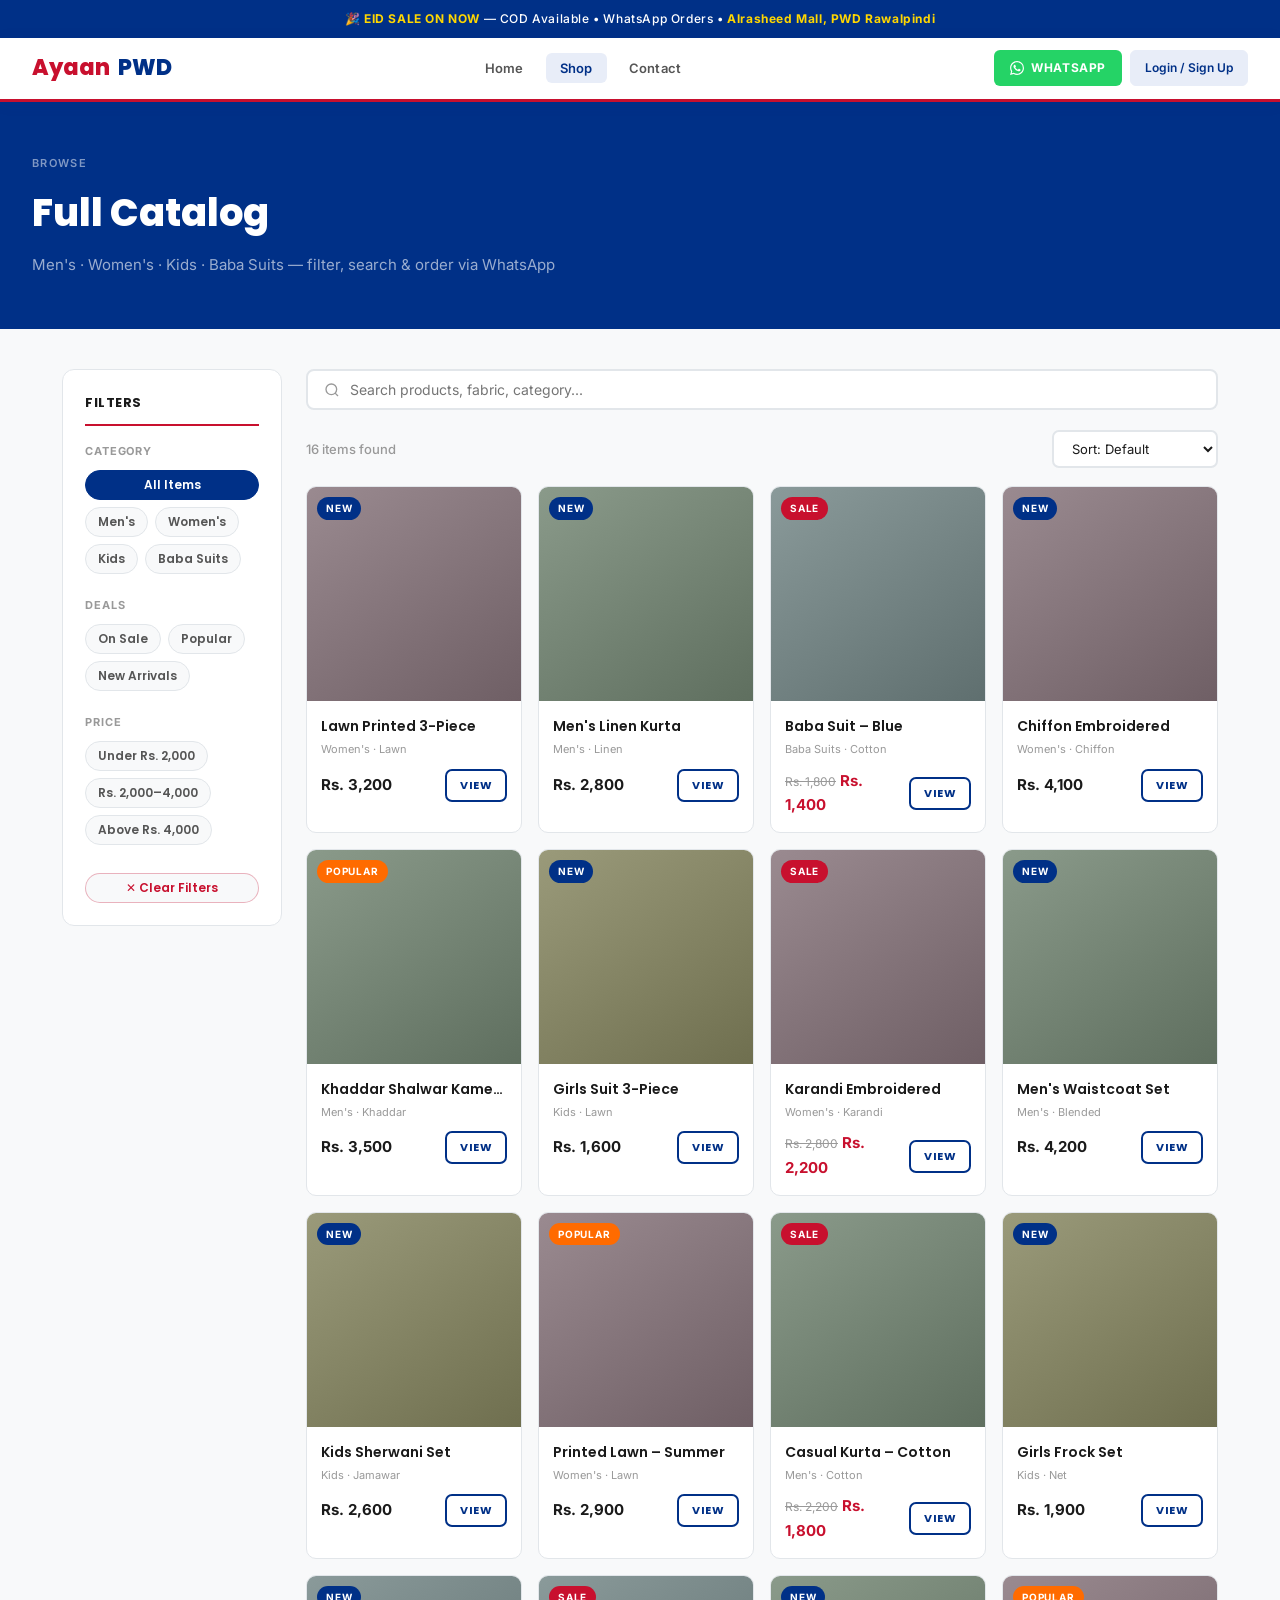
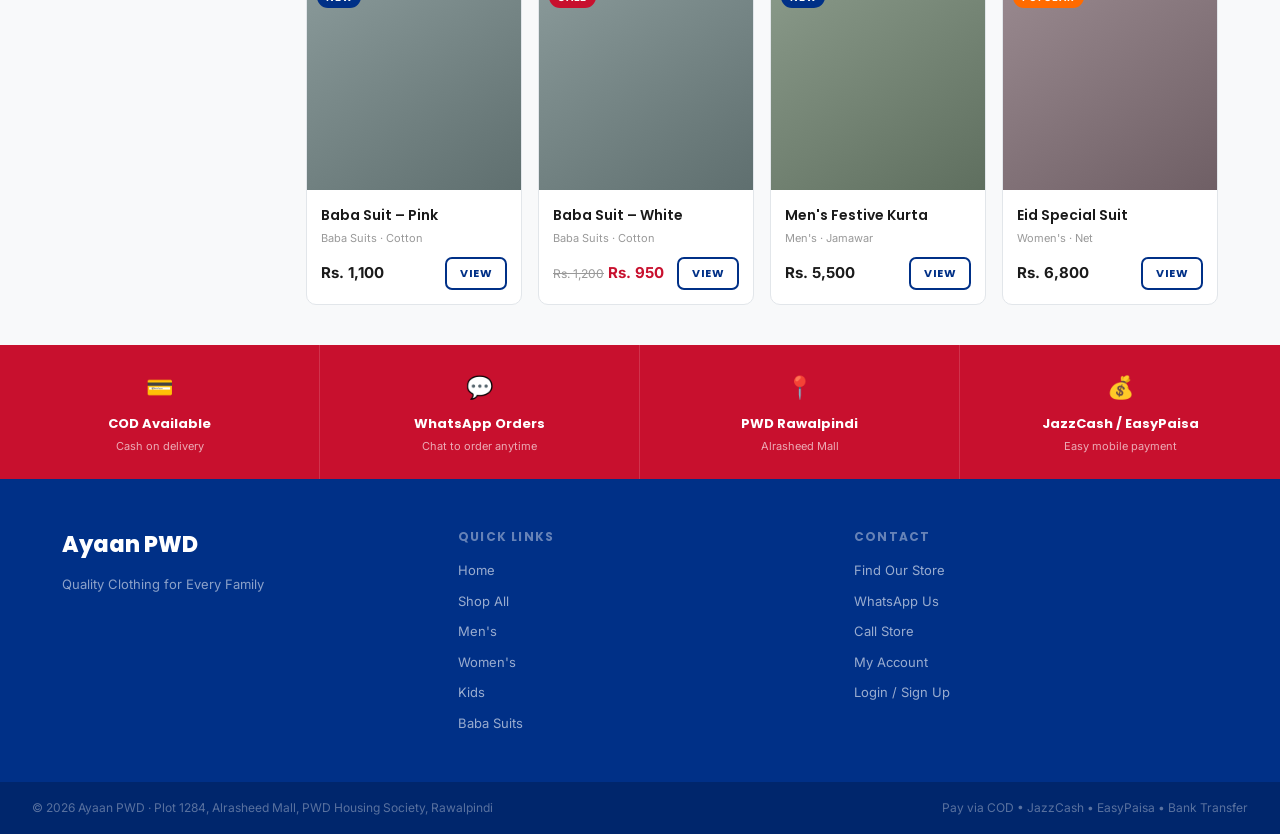
<file: catalog.html>
<!DOCTYPE html>
<html lang="en">
<head>
<meta charset="UTF-8"/><meta name="viewport" content="width=device-width,initial-scale=1.0"/>
<title>Shop — Ayaan PWD Store</title>
<meta name="description" content="Browse Men's, Women's, Kids & Baba Suits at Ayaan PWD. Filter by category, fabric & price. Order via WhatsApp. Alrasheed Mall, PWD Rawalpindi."/>
<meta property="og:title" content="Shop All — Ayaan PWD Store"/>
<meta property="og:description" content="Quality clothing for every family at Ayaan PWD, Alrasheed Mall Rawalpindi."/>
<meta property="og:type" content="website"/>
<link rel="stylesheet" href="assets/style.css"/>
<style>
.catalog-layout{display:grid;grid-template-columns:220px 1fr;gap:24px;max-width:1220px;margin:0 auto;padding:40px 32px;align-items:start}
.sidebar{background:var(--white);border:1px solid var(--border);border-radius:12px;padding:22px;position:sticky;top:76px}
.sb-title{font-family:var(--ff-head);font-size:13px;font-weight:700;color:var(--ink);letter-spacing:.04em;text-transform:uppercase;margin-bottom:16px;padding-bottom:10px;border-bottom:2px solid var(--red)}
.sb-group{margin-bottom:22px}
.sb-label{font-size:11px;font-weight:700;color:var(--ink-3);letter-spacing:.08em;text-transform:uppercase;margin-bottom:10px}
.chips{display:flex;flex-wrap:wrap;gap:7px}
.chip{border:1.5px solid var(--border);background:var(--bg);color:var(--ink-2);font-size:12px;font-weight:600;padding:5px 12px;border-radius:20px;cursor:pointer;transition:all .2s;font-family:var(--ff-head)}
.chip:hover{border-color:var(--blue);color:var(--blue)}
.chip.active{background:var(--blue);border-color:var(--blue);color:#fff}
.chip.all{width:100%;text-align:center}
.chip-red.active{background:var(--red);border-color:var(--red)}
.clear-btn{width:100%;text-align:center;color:var(--red);border-color:rgba(200,16,46,.3);margin-top:6px}
.clear-btn:hover{background:var(--red);color:#fff}

/* SEARCH */
.search-bar{display:flex;align-items:center;gap:10px;background:var(--white);border:2px solid var(--border);border-radius:8px;padding:10px 16px;margin-bottom:20px;transition:border-color .2s}
.search-bar:focus-within{border-color:var(--blue)}
.search-bar input{flex:1;border:none;outline:none;font-size:14px;color:var(--ink);background:none;font-family:var(--ff-body)}

.catalog-top{display:flex;align-items:center;justify-content:space-between;margin-bottom:18px;flex-wrap:wrap;gap:10px}
.result-ct{font-size:13px;color:var(--ink-3);font-weight:500}
.sort-sel{padding:8px 14px;border:2px solid var(--border);border-radius:7px;font-size:13px;color:var(--ink);background:var(--white);cursor:pointer;outline:none;font-family:var(--ff-body)}
.sort-sel:focus{border-color:var(--blue)}

.product-grid{display:grid;grid-template-columns:repeat(auto-fill,minmax(195px,1fr));gap:16px}
.no-results{text-align:center;padding:72px 20px;color:var(--ink-3);grid-column:1/-1}
.no-results div{font-size:44px;margin-bottom:14px}
.no-results h3{font-family:var(--ff-head);font-size:20px;color:var(--ink);margin-bottom:8px}

/* PD MODAL */
.pd-modal{max-width:860px;width:100%;display:grid;grid-template-columns:1fr 1fr}
.pd-img-wrap{border-radius:16px 0 0 16px;min-height:420px;display:flex;align-items:center;justify-content:center;position:relative;overflow:hidden}
.pd-img-wrap img{position:absolute;inset:0;width:100%;height:100%;object-fit:cover}
.pd-body{padding:34px 28px;overflow-y:auto;max-height:90vh}
.pd-cat{font-size:11px;font-weight:700;letter-spacing:.1em;text-transform:uppercase;color:var(--blue);margin-bottom:7px}
.pd-title{font-family:var(--ff-head);font-size:24px;font-weight:800;line-height:1.2;margin-bottom:8px}
.pd-price{font-size:22px;margin-bottom:18px}
.pd-row{display:flex;gap:10px;margin-bottom:10px;font-size:13px}
.pd-lbl{color:var(--ink-3);min-width:64px;font-weight:500}
.pd-val{color:var(--ink);font-weight:600}
.size-wrap{display:flex;flex-wrap:wrap;gap:7px;margin:6px 0 14px}
.sz-btn{border:2px solid var(--border);background:var(--bg);color:var(--ink);padding:6px 14px;border-radius:5px;font-size:12px;font-weight:600;cursor:pointer;transition:all .2s;font-family:var(--ff-head)}
.sz-btn:hover,.sz-btn.sel{border-color:var(--blue);background:var(--blue-lt);color:var(--blue)}
.wa-hint{background:var(--blue-lt);border-radius:7px;padding:10px 14px;font-size:12px;color:var(--blue);font-weight:500;margin:10px 0 16px}
.pd-actions{display:flex;flex-direction:column;gap:10px}
.pd-close-btn{position:absolute;top:12px;right:12px;z-index:10}

@media(max-width:900px){.catalog-layout{grid-template-columns:1fr;padding:24px 18px}.sidebar{position:static}.pd-modal{grid-template-columns:1fr}.pd-img-wrap{display:none}.pd-body{max-height:80vh}}
</style>
</head>
<body>
<div id="nav-ph"></div>
<div class="page-hero">
  <div class="page-hero-inner">
    <div class="page-hero-label">Browse</div>
    <h1>Full Catalog</h1>
    <p>Men's · Women's · Kids · Baba Suits — filter, search & order via WhatsApp</p>
  </div>
</div>

<div class="catalog-layout">
  <aside class="sidebar">
    <div class="sb-title">Filters</div>
    <div class="sb-group">
      <div class="sb-label">Category</div>
      <div class="chips" id="cat-chips">
        <button class="chip all active" data-cat="all">All Items</button>
      </div>
    </div>
    <div class="sb-group">
      <div class="sb-label">Deals</div>
      <div class="chips">
        <button class="chip chip-red" data-deal="sale">On Sale</button>
        <button class="chip" data-deal="hot">Popular</button>
        <button class="chip" data-deal="new">New Arrivals</button>
      </div>
    </div>
    <div class="sb-group">
      <div class="sb-label">Price</div>
      <div class="chips">
        <button class="chip" data-price="0-2000">Under Rs. 2,000</button>
        <button class="chip" data-price="2000-4000">Rs. 2,000–4,000</button>
        <button class="chip" data-price="4000-999999">Above Rs. 4,000</button>
      </div>
    </div>
    <button class="chip clear-btn" onclick="clearFilters()">✕ Clear Filters</button>
  </aside>

  <div>
    <div class="search-bar">
      <svg width="16" height="16" viewBox="0 0 24 24" fill="none" stroke="var(--ink-3)" stroke-width="2"><circle cx="11" cy="11" r="8"/><line x1="21" y1="21" x2="16.65" y2="16.65"/></svg>
      <input type="text" id="search-inp" placeholder="Search products, fabric, category..." oninput="renderGrid()"/>
    </div>
    <div class="catalog-top">
      <div class="result-ct" id="result-ct">Loading...</div>
      <select class="sort-sel" onchange="sortMode=this.value;renderGrid()">
        <option value="default">Sort: Default</option>
        <option value="price-asc">Price: Low → High</option>
        <option value="price-desc">Price: High → Low</option>
        <option value="name">Name: A–Z</option>
        <option value="popular">Most Popular</option>
      </select>
    </div>
    <div class="product-grid" id="product-grid"></div>
  </div>
</div>

<!-- PRODUCT DETAIL MODAL -->
<div class="modal-bg" id="pd-bg" onclick="closePD(event)">
  <div class="modal-box pd-modal" id="pd-box">
    <div class="pd-img-wrap" id="pd-img"></div>
    <div class="pd-body">
      <button class="modal-close pd-close-btn" onclick="document.getElementById('pd-bg').classList.remove('open')">×</button>
      <div class="pd-cat" id="pd-cat"></div>
      <div class="pd-title" id="pd-title"></div>
      <div class="pd-price" id="pd-price"></div>
      <hr class="divider"/>
      <div class="pd-row"><span class="pd-lbl">Fabric</span><span class="pd-val" id="pd-fabric"></span></div>
      <div class="pd-row"><span class="pd-lbl">Stock</span><span id="pd-stock"></span></div>
      <div class="pd-row"><span class="pd-lbl">Sizes</span></div>
      <div class="size-wrap" id="pd-sizes"></div>
      <div class="pd-row"><span class="pd-lbl">Details</span><span class="pd-val" id="pd-desc" style="font-weight:400;color:var(--ink-2);line-height:1.7"></span></div>
      <div class="wa-hint">💬 Ask on WhatsApp for size guide & availability</div>
      <div class="pd-actions">
        <button class="btn btn-blue btn-full btn-lg" onclick="addToCartModal()">Add to Cart</button>
        <a id="pd-wa" href="#" target="_blank" class="btn btn-wa btn-full btn-lg">
          <svg width="16" height="16" viewBox="0 0 24 24" fill="currentColor"><path d="M17.472 14.382c-.297-.149-1.758-.867-2.03-.967-.273-.099-.471-.148-.67.15-.197.297-.767.966-.94 1.164-.173.199-.347.223-.644.075-.297-.15-1.255-.463-2.39-1.475-.883-.788-1.48-1.761-1.653-2.059-.173-.297-.018-.458.13-.606.134-.133.298-.347.446-.52.149-.174.198-.298.298-.497.099-.198.05-.371-.025-.52-.075-.149-.669-1.612-.916-2.207-.242-.579-.487-.5-.669-.51-.173-.008-.371-.01-.57-.01-.198 0-.52.074-.792.372-.272.297-1.04 1.016-1.04 2.479 0 1.462 1.065 2.875 1.213 3.074.149.198 2.096 3.2 5.077 4.487.709.306 1.262.489 1.694.625.712.227 1.36.195 1.871.118.571-.085 1.758-.719 2.006-1.413.248-.694.248-1.289.173-1.413-.074-.124-.272-.198-.57-.347m-5.421 7.403h-.004a9.87 9.87 0 01-5.031-1.378l-.361-.214-3.741.982.998-3.648-.235-.374a9.86 9.86 0 01-1.51-5.26c.001-5.45 4.436-9.884 9.888-9.884 2.64 0 5.122 1.03 6.988 2.898a9.825 9.825 0 012.893 6.994c-.003 5.45-4.437 9.884-9.885 9.884m8.413-18.297A11.815 11.815 0 0012.05 0C5.495 0 .16 5.335.157 11.892c0 2.096.547 4.142 1.588 5.945L.057 24l6.305-1.654a11.882 11.882 0 005.683 1.448h.005c6.554 0 11.89-5.335 11.893-11.893a11.821 11.821 0 00-3.48-8.413z"/></svg>
          Chat on WhatsApp
        </a>
        <a id="pd-call" href="#" class="btn btn-outline-blue btn-full">📞 Call Store</a>
      </div>
    </div>
  </div>
</div>

<div id="footer-ph"></div>
<script src="assets/app.js"></script>
<script>
document.getElementById('nav-ph').innerHTML=buildNav('Shop');
document.getElementById('footer-ph').innerHTML=buildFooter();

const urlP=new URLSearchParams(location.search);
let filters={cat:urlP.get('cat')||'all',deal:urlP.get('deal')||'',price:''};
let sortMode='default', curProdId=null, selSize='';

// Build catLabel map from Categories
const catLabel = {};
Categories.getAll().forEach(c => { catLabel[c.id] = c.label; });

// Build dynamic category chips
const catChipsEl = document.getElementById('cat-chips');
Categories.getVisible().forEach(c => {
  const btn = document.createElement('button');
  btn.className = 'chip';
  btn.dataset.cat = c.id;
  btn.textContent = c.label;
  catChipsEl.appendChild(btn);
});

// Set active chips from URL
if(filters.cat!=='all') document.querySelectorAll('[data-cat]').forEach(c=>{c.classList.toggle('active',c.dataset.cat===filters.cat)});
if(filters.deal) {document.querySelectorAll('[data-deal]').forEach(c=>{if(c.dataset.deal===filters.deal){c.classList.add('active')}})}function applyFilters(){
  let l=Products.getVisible();
  const q=(document.getElementById('search-inp')?.value||'').toLowerCase();
  if(filters.cat!=='all')l=l.filter(p=>p.cat===filters.cat);
  if(filters.deal==='sale')l=l.filter(p=>p.oldPrice);
  if(filters.deal==='hot')l=l.filter(p=>p.badge==='hot');
  if(filters.deal==='new')l=l.filter(p=>p.badge==='new');
  if(filters.price){const[mn,mx]=filters.price.split('-').map(Number);l=l.filter(p=>p.price>=mn&&p.price<=mx)}
  if(q)l=l.filter(p=>p.name.toLowerCase().includes(q)||p.fabric.toLowerCase().includes(q)||(catLabel[p.cat]||'').toLowerCase().includes(q));
  if(sortMode==='price-asc')l.sort((a,b)=>a.price-b.price);
  if(sortMode==='price-desc')l.sort((a,b)=>b.price-a.price);
  if(sortMode==='name')l.sort((a,b)=>a.name.localeCompare(b.name));
  if(sortMode==='popular')l.sort((a,b)=>(b.views||0)-(a.views||0));
  return l;
}

function renderGrid(){
  const l=applyFilters();
  document.getElementById('result-ct').textContent=l.length+' item'+(l.length!==1?'s':'')+' found';
  if(!l.length){document.getElementById('product-grid').innerHTML='<div class="no-results"><div>🔍</div><h3>No items found</h3><p>Try different filters or <a href="#" onclick="clearFilters()" style="color:var(--blue)">clear all filters</a></p></div>';return}
  document.getElementById('product-grid').innerHTML=l.map(p=>`
    <div class="pcard" onclick="openPD(${p.id})">
      <div class="pcard-img" style="background:${catGrad[p.cat]}">
        ${p.img?`<img src="${p.img}" alt="${p.name}"/>`:''}
        <span class="badge badge-${p.badge==='hot'?'hot':p.badge}" style="position:absolute;top:10px;left:10px">${p.badge==='hot'?'Popular':p.badge==='new'?'New':'Sale'}</span>
        ${(p.stock||0)===0?'<span class="badge" style="position:absolute;top:10px;right:10px;background:#666">Out of Stock</span>':''}
      </div>
      <div class="pcard-body">
        <div class="pcard-name">${p.name}</div>
        <div class="pcard-sub">${catLabel[p.cat]||p.cat} · ${p.fabric}</div>
        <div class="pcard-foot"><div>${priceBadge(p)}</div><button class="btn btn-sm btn-outline-blue" onclick="event.stopPropagation();openPD(${p.id})">View</button></div>
      </div>
    </div>`).join('');
}

// Sidebar interactions
document.querySelectorAll('[data-cat]').forEach(c=>c.addEventListener('click',()=>{document.querySelectorAll('[data-cat]').forEach(x=>x.classList.remove('active'));c.classList.add('active');filters.cat=c.dataset.cat;renderGrid()}));
document.querySelectorAll('[data-deal]').forEach(c=>c.addEventListener('click',()=>{const on=c.classList.contains('active');document.querySelectorAll('[data-deal]').forEach(x=>x.classList.remove('active'));filters.deal=on?'':c.dataset.deal;if(!on)c.classList.add('active');renderGrid()}));
document.querySelectorAll('[data-price]').forEach(c=>c.addEventListener('click',()=>{const on=c.classList.contains('active');document.querySelectorAll('[data-price]').forEach(x=>x.classList.remove('active'));filters.price=on?'':c.dataset.price;if(!on)c.classList.add('active');renderGrid()}));
function clearFilters(){filters={cat:'all',deal:'',price:''};document.getElementById('search-inp').value='';document.querySelectorAll('.chip').forEach(c=>c.classList.remove('active'));document.querySelector('[data-cat="all"]').classList.add('active');renderGrid()}

// Product modal
function openPD(id){
  const p=Products.getById(id); if(!p)return;
  Products.addView(id);
  curProdId=id; selSize=Array.isArray(p.sizes)?p.sizes[0]:p.sizes;
  document.getElementById('pd-cat').textContent=(catLabel[p.cat]||p.cat)+' · '+p.fabric;
  document.getElementById('pd-title').textContent=p.name;
  document.getElementById('pd-price').innerHTML=priceBadge(p);
  document.getElementById('pd-fabric').textContent=p.fabric;
  document.getElementById('pd-desc').textContent=p.desc||'';
  document.getElementById('pd-img').style.background=catGrad[p.cat];
  document.getElementById('pd-img').innerHTML=p.img?`<img src="${p.img}" alt="${p.name}"/>`:'';
  const st=p.stock||0;
  document.getElementById('pd-stock').innerHTML=st<=0?'<span class="stock-out">Out of Stock</span>':st<=5?`<span class="stock-low">Low Stock (${st} left)</span>`:`<span class="stock-ok">In Stock ✓</span>`;
  const sizes=Array.isArray(p.sizes)?p.sizes:(p.sizes||'').split(',').map(s=>s.trim()).filter(Boolean);
  document.getElementById('pd-sizes').innerHTML=sizes.map((s,i)=>`<button class="sz-btn ${i===0?'sel':''}" onclick="selSz(this,'${s}')">${s}</button>`).join('');
  document.getElementById('pd-wa').href=waLink('Assalam o Alaikum! I am interested in '+p.name+' (Size: '+selSize+'). Price: '+fmtPrice(p.price)+'. Please confirm availability.');
  document.getElementById('pd-call').href=callLink();
  document.getElementById('pd-bg').classList.add('open');
  document.body.style.overflow='hidden';
}
function selSz(btn,s){document.querySelectorAll('.sz-btn').forEach(b=>b.classList.remove('sel'));btn.classList.add('sel');selSize=s;const p=Products.getById(curProdId);if(p)document.getElementById('pd-wa').href=waLink('Assalam o Alaikum! I am interested in '+p.name+' (Size: '+s+'). Price: '+fmtPrice(p.price)+'. Please confirm availability.')}
function addToCartModal(){
  if(!Session.isLoggedIn()){showToast('Please login to add to cart.','error');setTimeout(()=>location.href='login.html',1200);return}
  if(!Session.isCustomer()){showToast('Staff/Admin cannot use cart.','error');return}
  if(!selSize){showToast('Please select a size.','error');return}
  const result=Cart.add(curProdId,selSize,1);
  if(!result.ok){showToast(result.msg,'error');return;}
  showToast('Added to cart! ✓','success');
  document.getElementById('nav-ph').innerHTML=buildNav('Shop');
}
function closePD(e){if(e.target===document.getElementById('pd-bg')){document.getElementById('pd-bg').classList.remove('open');document.body.style.overflow=''}}
document.addEventListener('keydown',e=>{if(e.key==='Escape'){document.getElementById('pd-bg').classList.remove('open');document.body.style.overflow=''}});

renderGrid();
// Auto-open product modal if ?pid= param present (e.g. from homepage card click)
const _pid = urlP.get('pid');
if(_pid) setTimeout(()=>openPD(Number(_pid)), 100);</script>
</body></html>
</file>
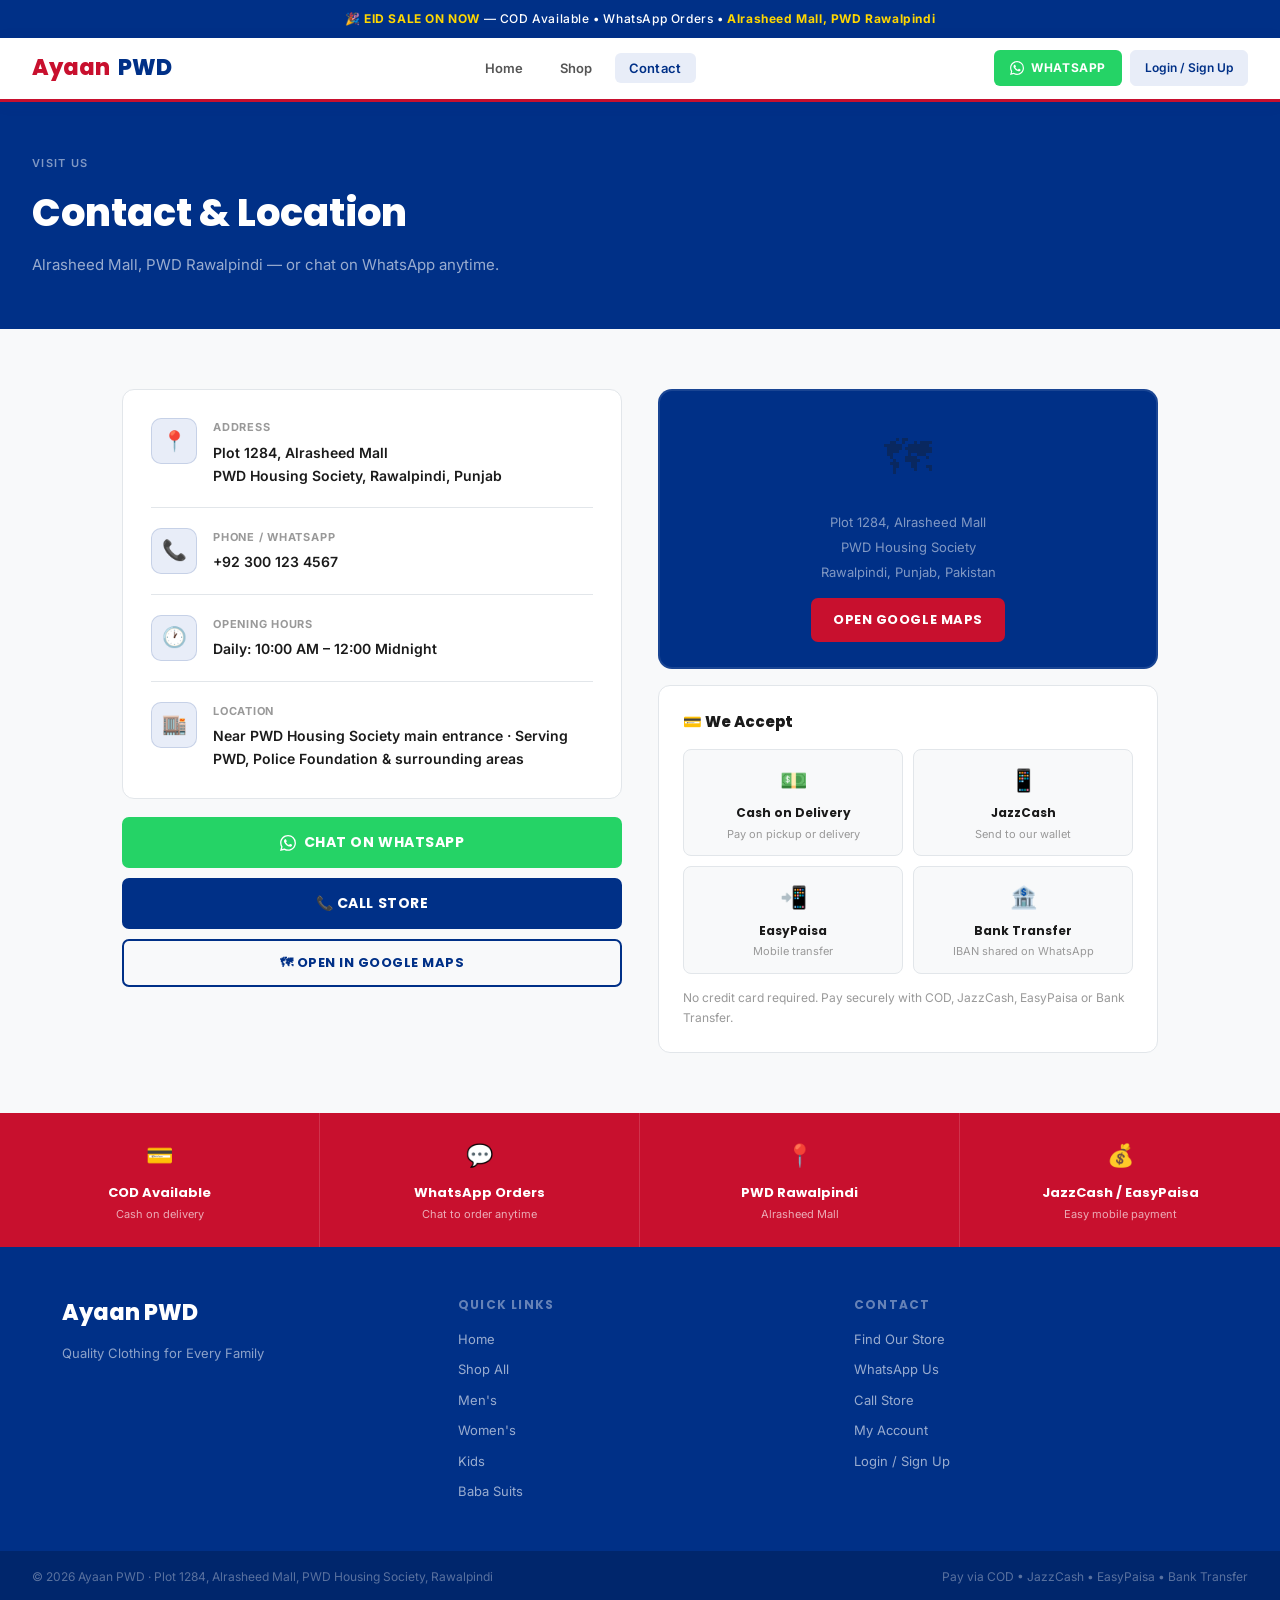
<file: contact.html>
<!DOCTYPE html>
<html lang="en">
<head>
<meta charset="UTF-8"/><meta name="viewport" content="width=device-width,initial-scale=1.0"/>
<title>Contact &amp; Location — Ayaan PWD</title>
<meta name="description" content="Visit Ayaan PWD at Alrasheed Mall, PWD Housing Society, Rawalpindi. Open daily 10AM–Midnight. Order on WhatsApp or call us."/>
<meta property="og:title" content="Contact Ayaan PWD — Alrasheed Mall Rawalpindi"/>
<meta property="og:type" content="website"/>
<link rel="stylesheet" href="assets/style.css"/>
<style>
.contact-grid{display:grid;grid-template-columns:1fr 1fr;gap:36px;max-width:1100px;margin:0 auto;padding:60px 32px;align-items:start}
.cinfo-card{background:var(--white);border:1px solid var(--border);border-radius:12px;padding:28px;margin-bottom:16px}
.cinfo-row{display:flex;gap:16px;align-items:flex-start;margin-bottom:20px;padding-bottom:20px;border-bottom:1px solid var(--border)}
.cinfo-row:last-child{margin-bottom:0;padding-bottom:0;border-bottom:none}
.cinfo-icon{width:46px;height:46px;border-radius:10px;background:var(--blue-lt);display:flex;align-items:center;justify-content:center;font-size:20px;flex-shrink:0;border:1.5px solid rgba(0,48,135,.15)}
.cinfo-lbl{font-size:11px;font-weight:700;color:var(--ink-3);letter-spacing:.07em;text-transform:uppercase;margin-bottom:4px}
.cinfo-val{font-size:14px;color:var(--ink);font-weight:600;line-height:1.65}
.cta-stack{display:flex;flex-direction:column;gap:10px;margin-top:18px}
.map-box{background:var(--blue);border-radius:14px;height:280px;display:flex;flex-direction:column;align-items:center;justify-content:center;gap:14px;border:2px solid rgba(255,255,255,.1);text-align:center;padding:20px}
.map-icon{font-size:48px;opacity:.35}
.map-addr{color:rgba(255,255,255,.5);font-size:13px;line-height:1.9}
.payment-box{background:var(--white);border:1px solid var(--border);border-radius:12px;padding:24px;margin-top:16px}
.pay-title{font-family:var(--ff-head);font-size:15px;font-weight:800;margin-bottom:14px;color:var(--ink);display:flex;align-items:center;gap:8px}
.pay-methods-grid{display:grid;grid-template-columns:1fr 1fr;gap:10px}
.pay-method{background:var(--bg);border:1.5px solid var(--border);border-radius:8px;padding:12px;text-align:center}
.pay-method-icon{font-size:22px;margin-bottom:5px}
.pay-method-name{font-family:var(--ff-head);font-size:12px;font-weight:700;color:var(--ink)}
.pay-method-desc{font-size:11px;color:var(--ink-3);margin-top:2px}
@media(max-width:860px){.contact-grid{grid-template-columns:1fr;padding:36px 18px}}
</style>
</head>
<body>
<div id="nav-ph"></div>
<div class="page-hero">
  <div class="page-hero-inner"><div class="page-hero-label">Visit Us</div><h1>Contact & Location</h1><p>Alrasheed Mall, PWD Rawalpindi — or chat on WhatsApp anytime.</p></div>
</div>

<div class="contact-grid">
  <div>
    <div class="cinfo-card">
      <div class="cinfo-row"><div class="cinfo-icon">📍</div><div><div class="cinfo-lbl">Address</div><div class="cinfo-val">Plot 1284, Alrasheed Mall<br/>PWD Housing Society, Rawalpindi, Punjab</div></div></div>
      <div class="cinfo-row"><div class="cinfo-icon">📞</div><div><div class="cinfo-lbl">Phone / WhatsApp</div><div class="cinfo-val">+92 300 123 4567</div></div></div>
      <div class="cinfo-row"><div class="cinfo-icon">🕐</div><div><div class="cinfo-lbl">Opening Hours</div><div class="cinfo-val">Daily: 10:00 AM – 12:00 Midnight</div></div></div>
      <div class="cinfo-row"><div class="cinfo-icon">🏬</div><div><div class="cinfo-lbl">Location</div><div class="cinfo-val">Near PWD Housing Society main entrance · Serving PWD, Police Foundation & surrounding areas</div></div></div>
    </div>
    <div class="cta-stack">
      <a id="cta-wa" href="#" target="_blank" class="btn btn-wa btn-full btn-lg">
        <svg width="16" height="16" viewBox="0 0 24 24" fill="currentColor"><path d="M17.472 14.382c-.297-.149-1.758-.867-2.03-.967-.273-.099-.471-.148-.67.15-.197.297-.767.966-.94 1.164-.173.199-.347.223-.644.075-.297-.15-1.255-.463-2.39-1.475-.883-.788-1.48-1.761-1.653-2.059-.173-.297-.018-.458.13-.606.134-.133.298-.347.446-.52.149-.174.198-.298.298-.497.099-.198.05-.371-.025-.52-.075-.149-.669-1.612-.916-2.207-.242-.579-.487-.5-.669-.51-.173-.008-.371-.01-.57-.01-.198 0-.52.074-.792.372-.272.297-1.04 1.016-1.04 2.479 0 1.462 1.065 2.875 1.213 3.074.149.198 2.096 3.2 5.077 4.487.709.306 1.262.489 1.694.625.712.227 1.36.195 1.871.118.571-.085 1.758-.719 2.006-1.413.248-.694.248-1.289.173-1.413-.074-.124-.272-.198-.57-.347m-5.421 7.403h-.004a9.87 9.87 0 01-5.031-1.378l-.361-.214-3.741.982.998-3.648-.235-.374a9.86 9.86 0 01-1.51-5.26c.001-5.45 4.436-9.884 9.888-9.884 2.64 0 5.122 1.03 6.988 2.898a9.825 9.825 0 012.893 6.994c-.003 5.45-4.437 9.884-9.885 9.884m8.413-18.297A11.815 11.815 0 0012.05 0C5.495 0 .16 5.335.157 11.892c0 2.096.547 4.142 1.588 5.945L.057 24l6.305-1.654a11.882 11.882 0 005.683 1.448h.005c6.554 0 11.89-5.335 11.893-11.893a11.821 11.821 0 00-3.48-8.413z"/></svg>
        Chat on WhatsApp
      </a>
      <a id="cta-call" href="#" class="btn btn-blue btn-full btn-lg">📞 Call Store</a>
      <a id="cta-maps" href="#" target="_blank" class="btn btn-outline-blue btn-full">🗺 Open in Google Maps</a>
    </div>
  </div>
  <div>
    <div class="map-box">
      <div class="map-icon">🗺</div>
      <div class="map-addr">Plot 1284, Alrasheed Mall<br/>PWD Housing Society<br/>Rawalpindi, Punjab, Pakistan</div>
      <a href="https://maps.google.com/?q=Alrasheed+Mall+PWD+Rawalpindi" target="_blank" class="btn btn-red">Open Google Maps</a>
    </div>
    <div class="payment-box">
      <div class="pay-title">💳 We Accept</div>
      <div class="pay-methods-grid">
        <div class="pay-method"><div class="pay-method-icon">💵</div><div class="pay-method-name">Cash on Delivery</div><div class="pay-method-desc">Pay on pickup or delivery</div></div>
        <div class="pay-method"><div class="pay-method-icon">📱</div><div class="pay-method-name">JazzCash</div><div class="pay-method-desc">Send to our wallet</div></div>
        <div class="pay-method"><div class="pay-method-icon">📲</div><div class="pay-method-name">EasyPaisa</div><div class="pay-method-desc">Mobile transfer</div></div>
        <div class="pay-method"><div class="pay-method-icon">🏦</div><div class="pay-method-name">Bank Transfer</div><div class="pay-method-desc">IBAN shared on WhatsApp</div></div>
      </div>
      <p style="font-size:12px;color:var(--ink-3);margin-top:14px;line-height:1.7">No credit card required. Pay securely with COD, JazzCash, EasyPaisa or Bank Transfer.</p>
    </div>
  </div>
</div>

<div id="footer-ph"></div>
<script src="assets/app.js"></script>
<script>
document.getElementById('nav-ph').innerHTML=buildNav('Contact');
document.getElementById('footer-ph').innerHTML=buildFooter();
const _s=SiteSettings.get();
// Dynamic contact info from settings
document.getElementById('cta-wa').href=waLink('Assalam o Alaikum! I wanted to inquire about your store.');
document.getElementById('cta-call').href=callLink();
document.getElementById('cta-maps').href=_s.mapsLink||'https://maps.google.com/?q=Alrasheed+Mall+PWD+Rawalpindi';
document.querySelector('.map-box a').href=_s.mapsLink||'https://maps.google.com/?q=Alrasheed+Mall+PWD+Rawalpindi';
// Inject payment numbers if set
if(_s.jazzcashNum||_s.easypaisaNum||_s.bankIBAN){
  const jc=document.querySelector('.pay-method:nth-child(2) .pay-method-desc');
  const ep=document.querySelector('.pay-method:nth-child(3) .pay-method-desc');
  const bk=document.querySelector('.pay-method:nth-child(4) .pay-method-desc');
  if(jc&&_s.jazzcashNum) jc.textContent=_s.jazzcashNum;
  if(ep&&_s.easypaisaNum) ep.textContent=_s.easypaisaNum;
  if(bk&&_s.bankIBAN) bk.textContent=_s.bankIBAN;
}
</script>
</body></html>
</file>
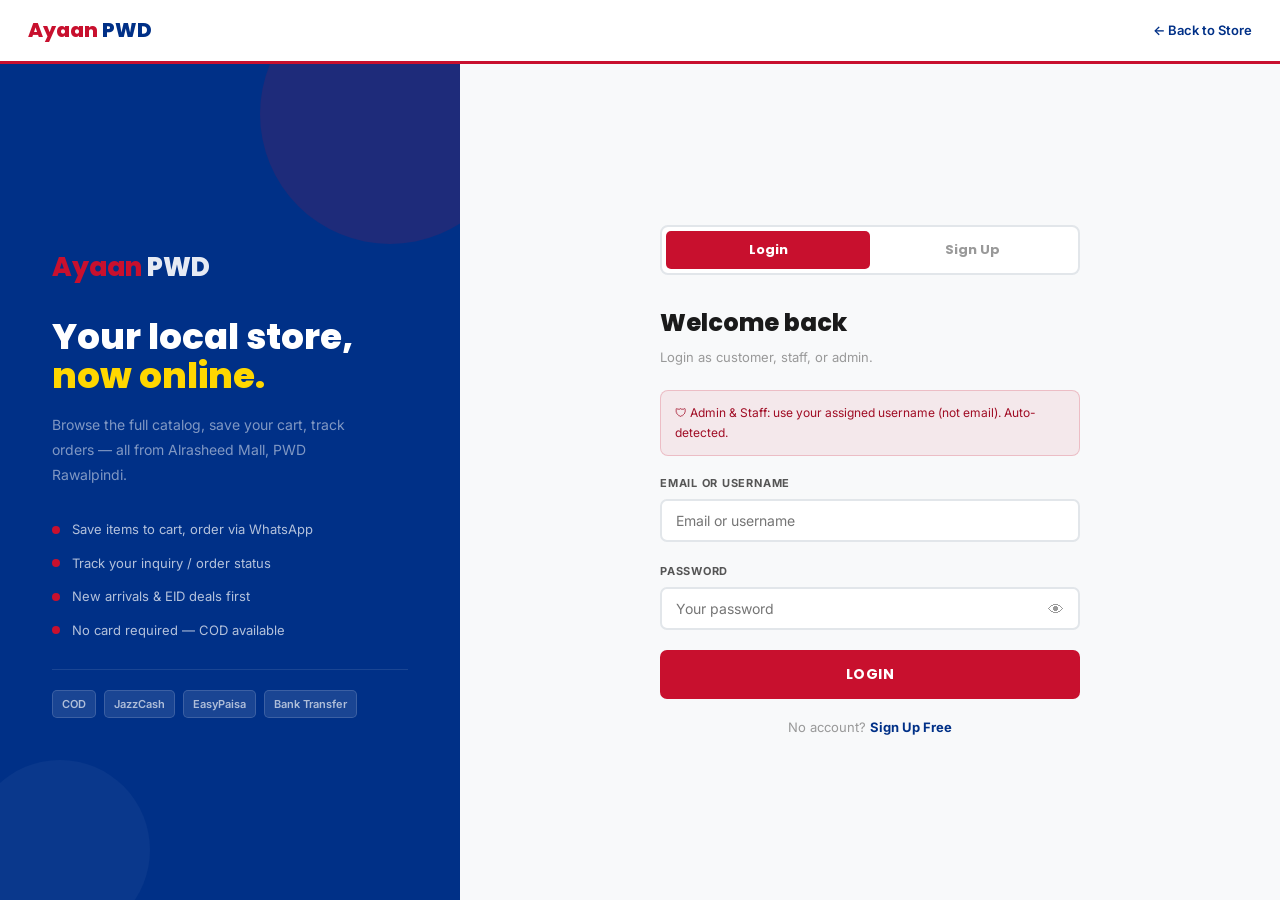
<file: login.html>
<!DOCTYPE html>
<html lang="en">
<head>
<meta charset="UTF-8"/><meta name="viewport" content="width=device-width,initial-scale=1.0"/>
<title>Login — Ayaan PWD Store</title>
<meta name="description" content="Login or sign up to your Ayaan PWD account to save your cart and track orders."/>
<meta name="robots" content="noindex"/>
<link rel="stylesheet" href="assets/style.css"/>
<style>
body{background:var(--bg);display:flex;flex-direction:column;min-height:100vh}
.auth-shell{flex:1;display:grid;grid-template-columns:460px 1fr}
.auth-left{background:var(--blue);display:flex;flex-direction:column;justify-content:center;padding:64px 52px;position:relative;overflow:hidden}
.auth-left::before{content:'';position:absolute;top:-80px;right:-60px;width:260px;height:260px;border-radius:50%;background:rgba(200,16,46,.15)}
.auth-left::after{content:'';position:absolute;bottom:-40px;left:-30px;width:180px;height:180px;border-radius:50%;background:rgba(255,255,255,.04)}
.auth-logo{font-family:var(--ff-head);font-size:26px;font-weight:800;margin-bottom:28px}
.auth-logo .r{color:var(--red)}.auth-logo .b{color:rgba(255,255,255,.9)}
.auth-h{font-family:var(--ff-head);font-size:clamp(26px,2.8vw,42px);font-weight:800;color:#fff;line-height:1.1;margin-bottom:16px}
.auth-h em{color:#ffd700;font-style:normal}
.auth-desc{color:rgba(255,255,255,.5);font-size:14px;line-height:1.8;max-width:320px;margin-bottom:32px}
.auth-perks{display:flex;flex-direction:column;gap:12px}
.perk{display:flex;align-items:center;gap:12px;color:rgba(255,255,255,.7);font-size:13px}
.perk-dot{width:8px;height:8px;border-radius:50%;background:var(--red);flex-shrink:0}
.pay-methods{display:flex;gap:8px;flex-wrap:wrap;margin-top:28px;padding-top:20px;border-top:1px solid rgba(255,255,255,.1)}
.pm{background:rgba(255,255,255,.1);border:1px solid rgba(255,255,255,.15);border-radius:5px;padding:4px 9px;font-size:11px;font-weight:600;color:rgba(255,255,255,.65)}

.auth-right{background:var(--bg);display:flex;align-items:center;justify-content:center;padding:40px 32px}
.auth-box{width:100%;max-width:420px}

.auth-tabs{display:flex;background:var(--white);border:2px solid var(--border);border-radius:8px;padding:4px;margin-bottom:28px}
.auth-tab{flex:1;padding:9px;border-radius:5px;font-size:13px;font-weight:700;text-align:center;cursor:pointer;transition:all .2s;color:var(--ink-3);border:none;background:none;font-family:var(--ff-head)}
.auth-tab.active{background:var(--red);color:#fff}

.auth-form{display:none}
.auth-form.active{display:block}
.auth-form-h{font-family:var(--ff-head);font-size:24px;font-weight:800;color:var(--ink);margin-bottom:4px}
.auth-form-sub{font-size:13px;color:var(--ink-3);margin-bottom:22px}

.admin-note{background:rgba(200,16,46,.07);border:1.5px solid rgba(200,16,46,.2);border-radius:8px;padding:12px 14px;margin-bottom:18px;font-size:12px;color:var(--red-dk);display:flex;align-items:flex-start;gap:8px}

.switch-note{text-align:center;margin-top:18px;font-size:13px;color:var(--ink-3)}
.switch-note a{color:var(--blue);font-weight:700;cursor:pointer}
.switch-note a:hover{color:var(--red)}

.top-bar{background:var(--white);border-bottom:3px solid var(--red);padding:14px 28px;display:flex;align-items:center;justify-content:space-between}
.top-bar-logo{font-family:var(--ff-head);font-size:20px;font-weight:800}
.top-bar-logo .r{color:var(--red)}.top-bar-logo .b{color:var(--blue)}
.back-link{font-size:13px;color:var(--blue);font-weight:600;display:flex;align-items:center;gap:5px}
.back-link:hover{color:var(--red)}

@media(max-width:800px){.auth-shell{grid-template-columns:1fr}.auth-left{display:none}.auth-right{min-height:calc(100vh - 60px)}}
</style>
</head>
<body>
<div class="top-bar">
  <a href="index.html" class="top-bar-logo"><span class="r">Ayaan</span> <span class="b">PWD</span></a>
  <a href="index.html" class="back-link">← Back to Store</a>
</div>

<div class="auth-shell">
  <div class="auth-left">
    <div class="auth-logo"><span class="r">Ayaan</span> <span class="b">PWD</span></div>
    <h2 class="auth-h">Your local store,<br/><em>now online.</em></h2>
    <p class="auth-desc">Browse the full catalog, save your cart, track orders — all from Alrasheed Mall, PWD Rawalpindi.</p>
    <div class="auth-perks">
      <div class="perk"><div class="perk-dot"></div>Save items to cart, order via WhatsApp</div>
      <div class="perk"><div class="perk-dot"></div>Track your inquiry / order status</div>
      <div class="perk"><div class="perk-dot"></div>New arrivals & EID deals first</div>
      <div class="perk"><div class="perk-dot"></div>No card required — COD available</div>
    </div>
    <div class="pay-methods">
      <span class="pm">COD</span><span class="pm">JazzCash</span><span class="pm">EasyPaisa</span><span class="pm">Bank Transfer</span>
    </div>
  </div>

  <div class="auth-right">
    <div class="auth-box">
      <div class="auth-tabs">
        <button class="auth-tab active" onclick="switchTab('login')">Login</button>
        <button class="auth-tab" onclick="switchTab('signup')">Sign Up</button>
      </div>

      <!-- LOGIN -->
      <div class="auth-form active" id="form-login">
        <div class="auth-form-h">Welcome back</div>
        <div class="auth-form-sub">Login as customer, staff, or admin.</div>
        <div class="admin-note">🛡 Admin &amp; Staff: use your assigned username (not email). Auto-detected.</div>
        <div class="form-group">
          <label class="form-label">Email or Username</label>
          <input type="text" id="l-id" class="form-input" placeholder="Email or username"/>
          <div class="form-error" id="l-id-err"></div>
        </div>
        <div class="form-group">
          <label class="form-label">Password</label>
          <div class="pw-wrap">
            <input type="password" id="l-pw" class="form-input" placeholder="Your password"/>
            <button class="pw-eye" onclick="togglePw('l-pw',this)">👁</button>
          </div>
          <div class="form-error" id="l-pw-err"></div>
        </div>
        <button class="btn btn-red btn-full btn-lg" onclick="doLogin()">Login</button>
        <div class="switch-note">No account? <a onclick="switchTab('signup')">Sign Up Free</a></div>
      </div>

      <!-- SIGNUP -->
      <div class="auth-form" id="form-signup">
        <div class="auth-form-h">Create account</div>
        <div class="auth-form-sub">Customer sign up — save cart & track orders.</div>
        <div class="form-group">
          <label class="form-label">Full Name</label>
          <input type="text" id="su-name" class="form-input" placeholder="e.g. Ahmed Khan"/>
          <div class="form-error" id="su-name-err"></div>
        </div>
        <div class="form-group">
          <label class="form-label">Email</label>
          <input type="email" id="su-email" class="form-input" placeholder="your@email.com"/>
          <div class="form-error" id="su-email-err"></div>
        </div>
        <div class="form-group">
          <label class="form-label">Password</label>
          <div class="pw-wrap">
            <input type="password" id="su-pw" class="form-input" placeholder="Min 6 characters"/>
            <button class="pw-eye" onclick="togglePw('su-pw',this)">👁</button>
          </div>
          <div class="form-error" id="su-pw-err"></div>
        </div>
        <div class="form-group">
          <label class="form-label">Confirm Password</label>
          <div class="pw-wrap">
            <input type="password" id="su-pw2" class="form-input" placeholder="Repeat password"/>
            <button class="pw-eye" onclick="togglePw('su-pw2',this)">👁</button>
          </div>
          <div class="form-error" id="su-pw2-err"></div>
        </div>
        <button class="btn btn-red btn-full btn-lg" onclick="doSignup()">Create Account</button>
        <div class="switch-note">Already have an account? <a onclick="switchTab('login')">Login</a></div>
      </div>
    </div>
  </div>
</div>

<div class="toast" id="toast"></div>
<script src="assets/app.js"></script>
<script>
if(Session.isLoggedIn()) location.href = Session.isAdmin()||Session.isStaff() ? 'admin.html' : 'index.html';

function switchTab(t){
  document.querySelectorAll('.auth-tab').forEach((el,i)=>el.classList.toggle('active',(i===0)===(t==='login')));
  document.getElementById('form-login').classList.toggle('active',t==='login');
  document.getElementById('form-signup').classList.toggle('active',t==='signup');
}

function clrErr(id){const e=document.getElementById(id);if(e)e.textContent='';const inp=document.getElementById(id.replace('-err',''));if(inp)inp.classList.remove('error')}
function setErr(id,msg){const e=document.getElementById(id);if(e)e.textContent=msg;const inp=document.getElementById(id.replace('-err',''));if(inp)inp.classList.add('error')}

async function doLogin(){
  const id=document.getElementById('l-id').value.trim();
  const pw=document.getElementById('l-pw').value;
  clrErr('l-id-err');clrErr('l-pw-err');
  if(!id){setErr('l-id-err','Please enter email or username.');return}
  if(!pw){setErr('l-pw-err','Please enter password.');return}

  // Master admin check (hash compare)
  const pwHash=await hashPassword(pw);
  const defaultHash=await hashPassword(MASTER_ADMIN._rawPw);
  // admin_pw_hash stores a SHA-256 hash (set when admin changes password)
  const savedHash=DB.get('admin_pw_hash')||defaultHash;
  if(id===MASTER_ADMIN.username&&pwHash===savedHash){
    Session.setUser({id:MASTER_ADMIN.id,name:MASTER_ADMIN.name,username:MASTER_ADMIN.username},ROLES.ADMIN);
    LoginHistory.add(MASTER_ADMIN.username,ROLES.ADMIN);
    showToast('Welcome, Usman! Opening Admin Dashboard...','success');
    setTimeout(()=>location.href='admin.html',1100);return;
  }
  // Staff check
  const staffRes=await Users.loginStaff(id,pw);
  if(staffRes.ok){
    Session.setUser(staffRes.user,ROLES.STAFF);
    LoginHistory.add(staffRes.user.username,ROLES.STAFF);
    showToast('Welcome, '+staffRes.user.name+'!','success');
    setTimeout(()=>location.href='admin.html',1000);return;
  }
  // Customer (email login)
  const custRes=await Users.loginCustomer(id,pw);
  if(custRes.ok){
    Session.setUser(custRes.user,ROLES.CUSTOMER);
    LoginHistory.add(custRes.user.email,ROLES.CUSTOMER);
    showToast('Welcome back, '+custRes.user.name.split(' ')[0]+'!','success');
    setTimeout(()=>location.href='index.html',900);return;
  }
  setErr('l-pw-err','Incorrect credentials. Try again.');
}

async function doSignup(){
  const name=document.getElementById('su-name').value.trim();
  const email=document.getElementById('su-email').value.trim();
  const pw=document.getElementById('su-pw').value;
  const pw2=document.getElementById('su-pw2').value;
  ['su-name-err','su-email-err','su-pw-err','su-pw2-err'].forEach(clrErr);
  let ok=true;
  if(!name||name.length<2){setErr('su-name-err','Name must be at least 2 characters.');ok=false}
  if(!email||!email.match(/^[^\s@]+@[^\s@]+\.[^\s@]+$/)){setErr('su-email-err','Valid email required.');ok=false}
  if(pw.length<6){setErr('su-pw-err','Min 6 characters.');ok=false}
  if(pw!==pw2){setErr('su-pw2-err','Passwords do not match.');ok=false}
  if(!ok)return;
  const res=await Users.addCustomer(name,email,pw);
  if(res.ok){
    Session.setUser(res.user,ROLES.CUSTOMER);
    showToast('Account created! Welcome, '+name.split(' ')[0]+'!','success');
    setTimeout(()=>location.href='index.html',900);
  } else setErr('su-email-err',res.msg);
}

document.addEventListener('keydown',e=>{if(e.key==='Enter'){document.getElementById('form-login').classList.contains('active')?doLogin():doSignup();}});
</script>
</body></html>
</file>
<file: assets/style.css>
@import url('https://fonts.googleapis.com/css2?family=Poppins:wght@400;500;600;700;800&family=Inter:wght@300;400;500;600&display=swap');

:root {
  --red:       #C8102E;
  --red-dk:    #a00c24;
  --red-lt:    #fef0f2;
  --blue:      #003087;
  --blue-dk:   #002060;
  --blue-lt:   #e8edf8;
  --white:     #FFFFFF;
  --bg:        #F8F9FA;
  --ink:       #1A1A1A;
  --ink-2:     #555;
  --ink-3:     #999;
  --border:    #E2E6EA;
  --green:     #006400;
  --green-lt:  #f0f7f0;
  --warn:      #B22222;
  --wa:        #25D366;
  --shadow:    0 2px 14px rgba(0,48,135,.08);
  --shadow-lg: 0 8px 40px rgba(0,48,135,.14);
  --radius:    10px;
  --ff-head:   'Poppins', system-ui, sans-serif;
  --ff-body:   'Inter', system-ui, sans-serif;
}

*,*::before,*::after{box-sizing:border-box;margin:0;padding:0}
html{scroll-behavior:smooth}
body{background:var(--bg);color:var(--ink);font-family:var(--ff-body);font-size:15px;line-height:1.65;-webkit-font-smoothing:antialiased}
a{color:inherit;text-decoration:none}
button{font-family:var(--ff-body);cursor:pointer;border:none;background:none}
input,select,textarea{font-family:var(--ff-body)}
img{max-width:100%}

/* ── ANNOUNCE ── */
.announce{background:var(--blue);color:#fff;text-align:center;padding:9px 16px;font-size:12px;font-weight:500;letter-spacing:.05em}
.announce strong{color:#ffd700}

/* ── NAV ── */
.nav{position:sticky;top:0;z-index:300;background:var(--white);border-bottom:3px solid var(--red);display:flex;align-items:center;justify-content:space-between;padding:0 32px;height:64px;gap:16px;box-shadow:var(--shadow)}
.nav-logo{display:flex;align-items:center;gap:2px;font-family:var(--ff-head);font-size:22px;font-weight:800;white-space:nowrap}
.nav-logo .l-red{color:var(--red)}
.nav-logo .l-blue{color:var(--blue)}
.nav-links{display:flex;gap:8px;list-style:none}
.nav-links a{font-size:13px;font-weight:600;color:var(--ink-2);padding:7px 14px;border-radius:6px;transition:all .2s;letter-spacing:.02em}
.nav-links a:hover,.nav-links a.active{background:var(--blue-lt);color:var(--blue)}
.nav-right{display:flex;gap:8px;align-items:center}
.nav-icon{position:relative;display:flex;align-items:center;justify-content:center;width:38px;height:38px;border-radius:8px;color:var(--ink-2);transition:all .2s}
.nav-icon:hover{background:var(--bg);color:var(--blue)}
.nav-badge{position:absolute;top:4px;right:4px;background:var(--red);color:#fff;font-size:9px;font-weight:700;width:16px;height:16px;border-radius:50%;display:flex;align-items:center;justify-content:center}
.btn-wa-nav{display:flex;align-items:center;gap:7px;background:var(--wa);color:#fff;padding:8px 16px;border-radius:6px;font-size:12px;font-weight:700;letter-spacing:.05em;text-transform:uppercase;transition:opacity .2s;white-space:nowrap}
.btn-wa-nav:hover{opacity:.88}
.nav-user-btn{display:flex;align-items:center;gap:8px;background:var(--blue-lt);border:1.5px solid var(--blue-lt);color:var(--blue);padding:7px 14px;border-radius:6px;font-size:12px;font-weight:600;transition:all .2s}
.nav-user-btn:hover{border-color:var(--blue);background:var(--white)}
.nav-avatar{width:24px;height:24px;border-radius:50%;background:var(--blue);color:#fff;font-size:10px;font-weight:700;display:flex;align-items:center;justify-content:center}
.nav-avatar.admin{background:var(--red)}
.nav-burger{display:none;flex-direction:column;gap:5px;padding:6px;cursor:pointer}
.nav-burger span{display:block;width:22px;height:2px;background:var(--ink);border-radius:2px;transition:.3s}

/* ── BUTTONS ── */
.btn{display:inline-flex;align-items:center;justify-content:center;gap:8px;padding:11px 22px;border-radius:7px;font-size:13px;font-weight:700;letter-spacing:.04em;text-transform:uppercase;transition:all .2s;cursor:pointer;border:none;white-space:nowrap;font-family:var(--ff-head)}
.btn-red{background:var(--red);color:#fff}
.btn-red:hover{background:var(--red-dk)}
.btn-blue{background:var(--blue);color:#fff}
.btn-blue:hover{background:var(--blue-dk)}
.btn-outline-blue{background:transparent;border:2px solid var(--blue);color:var(--blue)}
.btn-outline-blue:hover{background:var(--blue);color:#fff}
.btn-outline-red{background:transparent;border:2px solid var(--red);color:var(--red)}
.btn-outline-red:hover{background:var(--red);color:#fff}
.btn-wa{background:var(--wa);color:#fff}
.btn-wa:hover{opacity:.88}
.btn-ghost{background:transparent;color:var(--ink-2)}
.btn-ghost:hover{color:var(--blue)}
.btn-full{width:100%}
.btn-lg{padding:14px 28px;font-size:14px}
.btn-sm{padding:6px 13px;font-size:11px}

/* ── FORMS ── */
.form-group{margin-bottom:20px}
.form-label{display:block;font-size:11px;font-weight:700;color:var(--ink-2);letter-spacing:.07em;text-transform:uppercase;margin-bottom:7px}
.form-input{width:100%;padding:11px 14px;border:2px solid var(--border);border-radius:7px;font-size:14px;color:var(--ink);background:var(--white);transition:border-color .2s,box-shadow .2s;outline:none}
.form-input:focus{border-color:var(--blue);box-shadow:0 0 0 3px rgba(0,48,135,.1)}
.form-input.error{border-color:var(--red)}
.form-error{font-size:12px;color:var(--red);margin-top:5px;font-weight:500}
.form-hint{font-size:12px;color:var(--ink-3);margin-top:5px}
.form-select{appearance:none;background-image:url("data:image/svg+xml,%3Csvg xmlns='http://www.w3.org/2000/svg' width='12' height='8'%3E%3Cpath d='M1 1l5 5 5-5' stroke='%23999' stroke-width='1.5' fill='none'/%3E%3C/svg%3E");background-repeat:no-repeat;background-position:right 14px center}

/* ── BADGES ── */
.badge{display:inline-flex;align-items:center;padding:3px 9px;border-radius:20px;font-size:10px;font-weight:700;letter-spacing:.08em;text-transform:uppercase}
.badge-new{background:var(--blue);color:#fff}
.badge-sale{background:var(--red);color:#fff}
.badge-hot{background:#ff6b00;color:#fff}

/* ── CARDS ── */
.card{background:var(--white);border-radius:var(--radius);border:1px solid var(--border)}

/* ── PRODUCT CARD ── */
.pcard{background:var(--white);border-radius:var(--radius);border:1px solid var(--border);cursor:pointer;transition:box-shadow .25s,transform .25s;overflow:hidden}
.pcard:hover{box-shadow:var(--shadow-lg);transform:translateY(-3px)}
.pcard-img{position:relative;aspect-ratio:1/1;display:flex;align-items:center;justify-content:center;overflow:hidden}
.pcard-img img{position:absolute;inset:0;width:100%;height:100%;object-fit:cover}
.pcard-body{padding:14px}
.pcard-name{font-family:var(--ff-head);font-weight:600;font-size:14px;margin-bottom:2px;white-space:nowrap;overflow:hidden;text-overflow:ellipsis}
.pcard-sub{font-size:11px;color:var(--ink-3);margin-bottom:10px}
.pcard-foot{display:flex;align-items:center;justify-content:space-between;gap:8px}
.price-sale{color:var(--red);font-weight:700}
.price-old{text-decoration:line-through;color:var(--ink-3);font-size:12px;margin-right:4px}
.btn-wa-sm{display:flex;align-items:center;gap:5px;background:var(--wa);color:#fff;border-radius:5px;padding:6px 11px;font-size:11px;font-weight:700;transition:opacity .2s}
.btn-wa-sm:hover{opacity:.85}

/* ── MODAL ── */
.modal-bg{display:none;position:fixed;inset:0;z-index:500;background:rgba(0,0,0,.55);backdrop-filter:blur(4px);align-items:center;justify-content:center;padding:20px}
.modal-bg.open{display:flex}
.modal-box{background:var(--white);border-radius:16px;max-height:92vh;overflow-y:auto;box-shadow:var(--shadow-lg);animation:slideUp .25s ease}
@keyframes slideUp{from{opacity:0;transform:translateY(20px)}to{opacity:1;transform:translateY(0)}}
.modal-header{display:flex;align-items:center;justify-content:space-between;padding:18px 22px;border-bottom:1px solid var(--border)}
.modal-close{width:32px;height:32px;border-radius:50%;display:flex;align-items:center;justify-content:center;font-size:20px;color:var(--ink-2);transition:background .2s;line-height:1}
.modal-close:hover{background:var(--bg)}

/* ── TOAST ── */
.toast{position:fixed;bottom:28px;right:28px;z-index:1000;background:var(--ink);color:#fff;padding:13px 18px;border-radius:8px;font-size:13px;font-weight:600;box-shadow:var(--shadow-lg);display:flex;align-items:center;gap:10px;transform:translateY(80px);opacity:0;transition:all .3s;pointer-events:none}
.toast.show{transform:translateY(0);opacity:1}
.toast.success{background:var(--green)}
.toast.error{background:var(--red)}

/* ── PAGE HERO ── */
.page-hero{background:var(--blue);color:#fff;padding:52px 32px}
.page-hero-inner{max-width:1220px;margin:0 auto}
.page-hero-label{font-size:11px;font-weight:600;letter-spacing:.12em;text-transform:uppercase;color:rgba(255,255,255,.5);margin-bottom:10px}
.page-hero h1{font-family:var(--ff-head);font-size:38px;font-weight:800}
.page-hero p{color:rgba(255,255,255,.6);margin-top:8px;font-size:15px}

/* ── SECTION ── */
.section{padding:68px 32px;max-width:1220px;margin:0 auto}
.sec-hd{display:flex;align-items:baseline;justify-content:space-between;margin-bottom:32px}
.sec-title{font-family:var(--ff-head);font-size:28px;font-weight:800;color:var(--ink)}
.sec-title em{color:var(--red);font-style:normal}
.sec-link{color:var(--blue);font-size:12px;font-weight:700;letter-spacing:.06em;text-transform:uppercase}
.divider{border:none;border-top:1px solid var(--border);margin:20px 0}

/* ── FOOTER ── */
.footer{background:var(--blue);color:rgba(255,255,255,.75);padding:0}
.footer-top{display:grid;grid-template-columns:1fr 1fr 1fr;gap:32px;padding:48px 32px;max-width:1220px;margin:0 auto}
.footer-brand-logo{font-family:var(--ff-head);font-size:22px;font-weight:800;color:#fff;margin-bottom:10px}
.footer-brand-logo em{color:#ffd700;font-style:normal}
.footer-desc{font-size:13px;line-height:1.8;color:rgba(255,255,255,.55);max-width:260px}
.footer-h{font-family:var(--ff-head);font-size:12px;font-weight:700;letter-spacing:.1em;text-transform:uppercase;color:rgba(255,255,255,.4);margin-bottom:14px}
.footer-links{display:flex;flex-direction:column;gap:9px}
.footer-links a{font-size:13px;color:rgba(255,255,255,.6);transition:color .2s}
.footer-links a:hover{color:#fff}
.footer-bottom{background:rgba(0,0,0,.2);padding:16px 32px;display:flex;justify-content:space-between;align-items:center;flex-wrap:wrap;gap:10px;font-size:12px;color:rgba(255,255,255,.35)}
.footer-bottom a{color:rgba(255,255,255,.4);transition:color .2s}
.footer-bottom a:hover{color:rgba(255,255,255,.7)}

/* ── TRUST BAR ── */
.trust-bar{background:var(--red);display:grid;grid-template-columns:repeat(4,1fr)}
.trust-item{padding:24px 16px;text-align:center;border-right:1px solid rgba(255,255,255,.15)}
.trust-item:last-child{border-right:none}
.trust-icon{font-size:22px;margin-bottom:8px}
.trust-h{font-family:var(--ff-head);font-weight:700;font-size:13px;color:#fff;margin-bottom:2px}
.trust-p{font-size:11px;color:rgba(255,255,255,.65)}

/* ── STOCK INDICATORS ── */
.stock-ok{color:var(--green);font-weight:700}
.stock-low{color:var(--warn);font-weight:700}
.stock-out{color:var(--ink-3);font-weight:700}

/* ── STATUS PILLS ── */
.status{display:inline-flex;align-items:center;padding:4px 10px;border-radius:20px;font-size:11px;font-weight:700;letter-spacing:.06em;text-transform:uppercase}
.status-pending{background:#fff3cd;color:#856404}
.status-confirmed{background:var(--green-lt);color:var(--green)}
.status-delivered{background:var(--blue-lt);color:var(--blue)}

/* ── UTILS ── */
.text-red{color:var(--red)}
.text-blue{color:var(--blue)}
.text-muted{color:var(--ink-3)}
.flex{display:flex}
.items-center{align-items:center}
.gap-8{gap:8px}
.mt-8{margin-top:8px}
.mt-16{margin-top:16px}
.mt-24{margin-top:24px}
.pw-wrap{position:relative}
.pw-wrap input{padding-right:44px}
.pw-eye{position:absolute;right:12px;top:50%;transform:translateY(-50%);background:none;border:none;cursor:pointer;color:var(--ink-3);font-size:16px;padding:4px}

/* ── RESPONSIVE ── */
@media(max-width:960px){
  .nav{padding:0 18px}
  .nav-links{display:none}
  .nav-burger{display:flex}
  .section{padding:44px 18px}
  .page-hero{padding:36px 18px}
  .page-hero h1{font-size:28px}
  .trust-bar{grid-template-columns:repeat(2,1fr)}
  .trust-item:nth-child(2){border-right:none}
  .footer-top{grid-template-columns:1fr;gap:24px;padding:32px 18px}
  .footer-bottom{padding:14px 18px}
}

/* Mobile nav drawer */
.mobile-nav{display:none;flex-direction:column;background:var(--white);border-top:2px solid var(--red);padding:16px}
.mobile-nav.open{display:flex}
.mobile-nav a{padding:12px 16px;font-weight:600;font-size:14px;border-radius:6px;color:var(--ink);transition:all .2s}
.mobile-nav a:hover{background:var(--blue-lt);color:var(--blue)}
</file>
